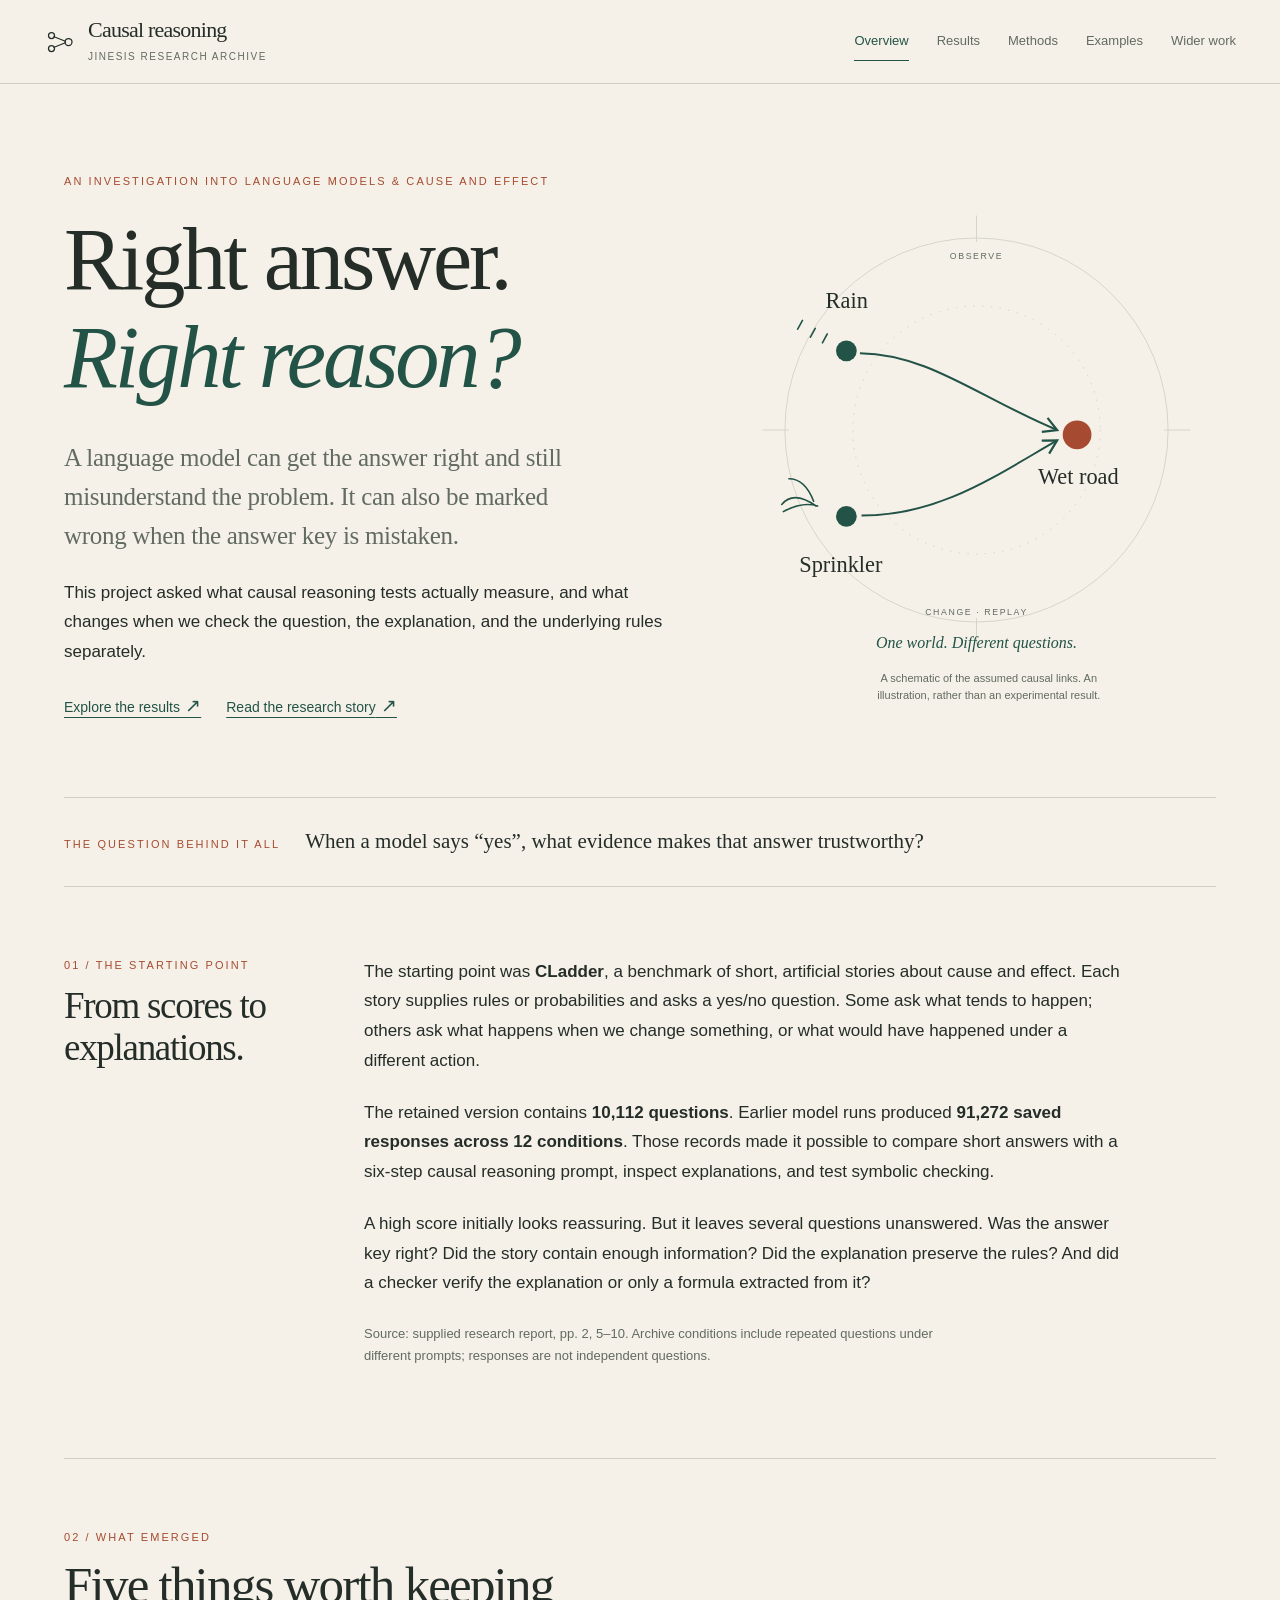
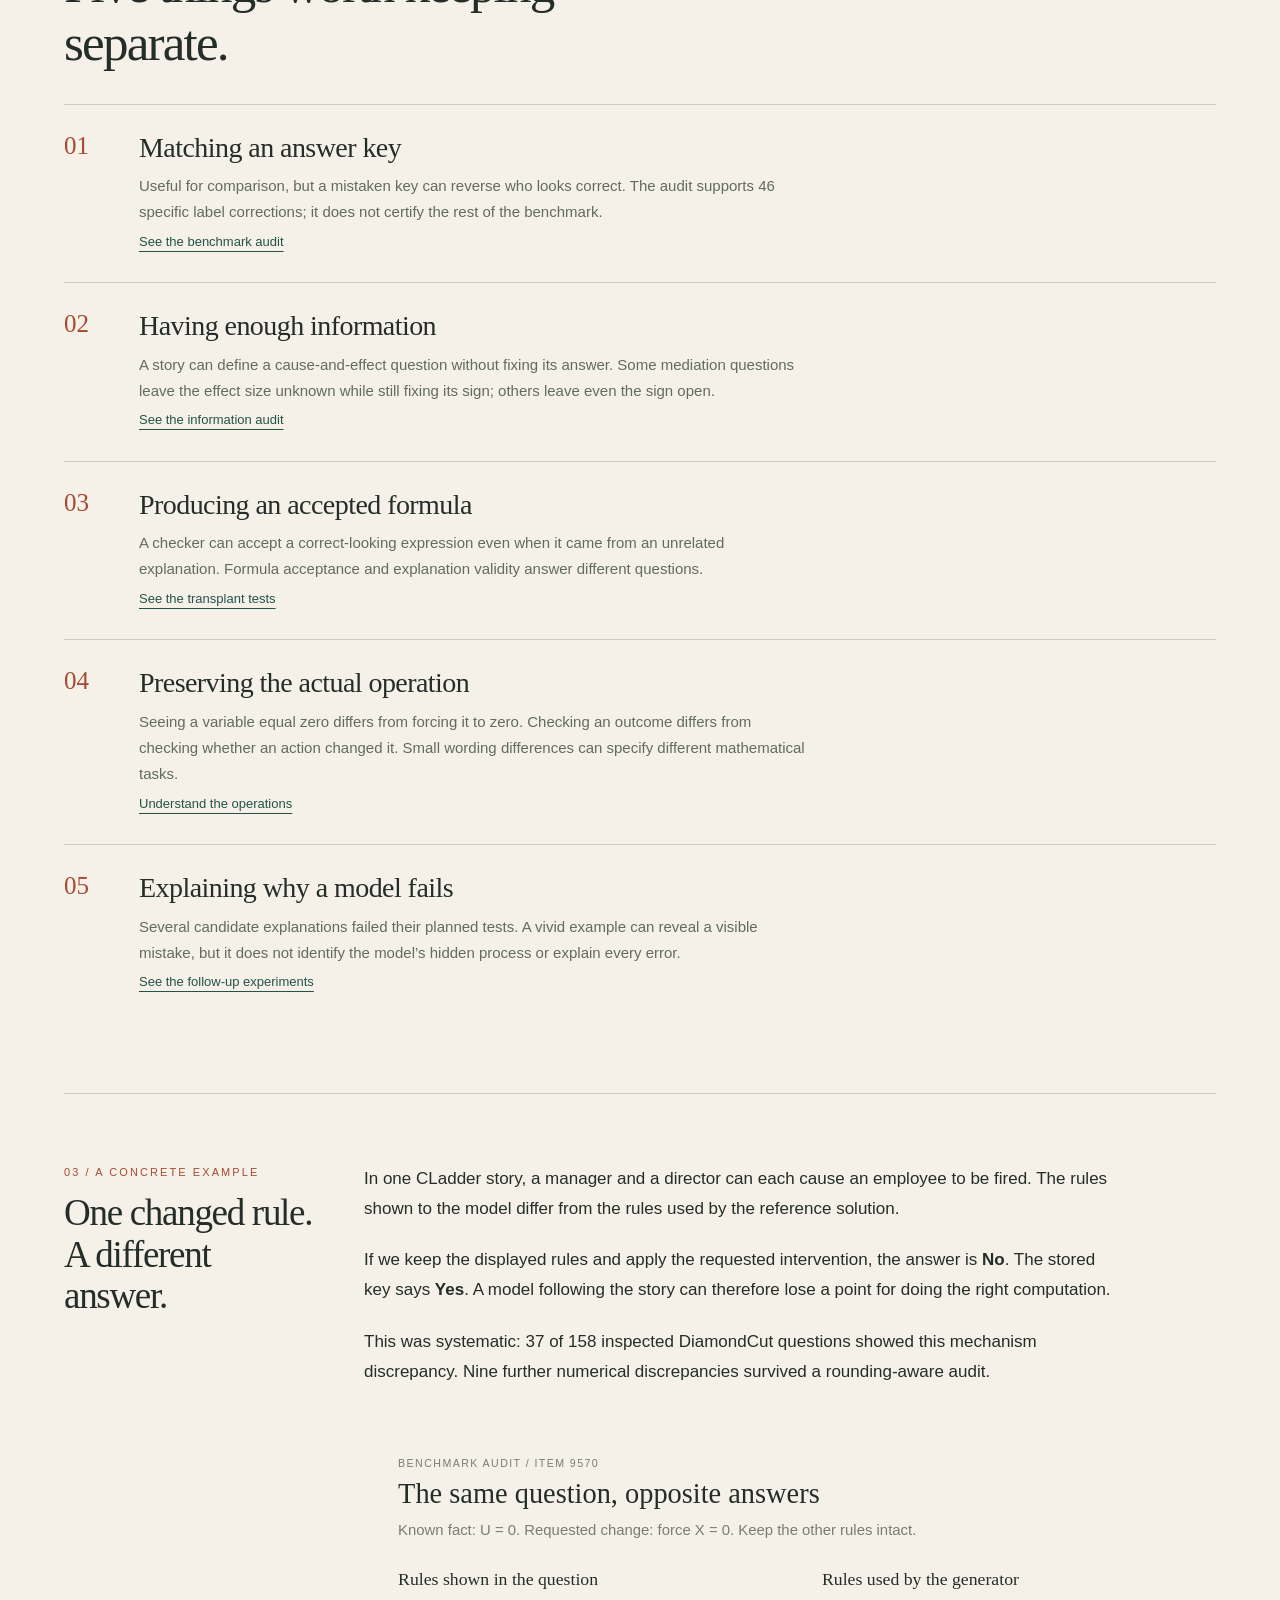
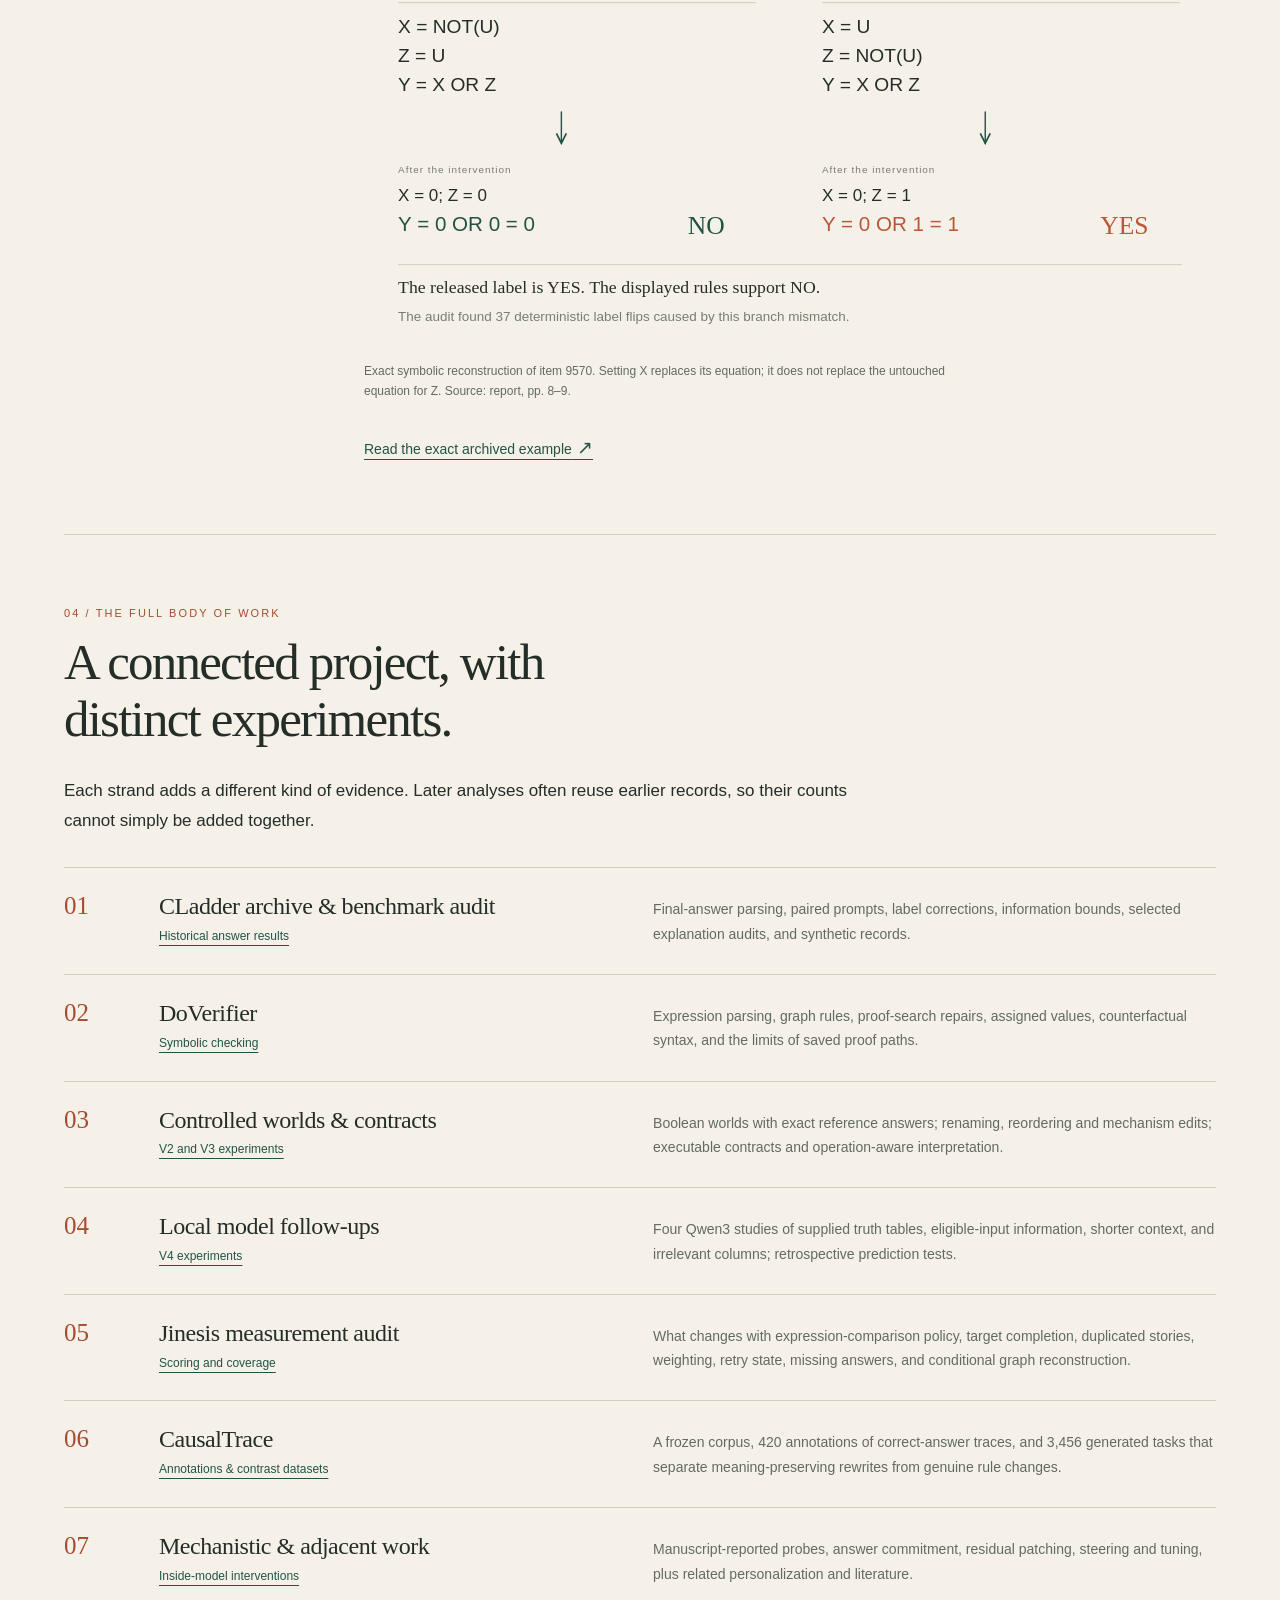
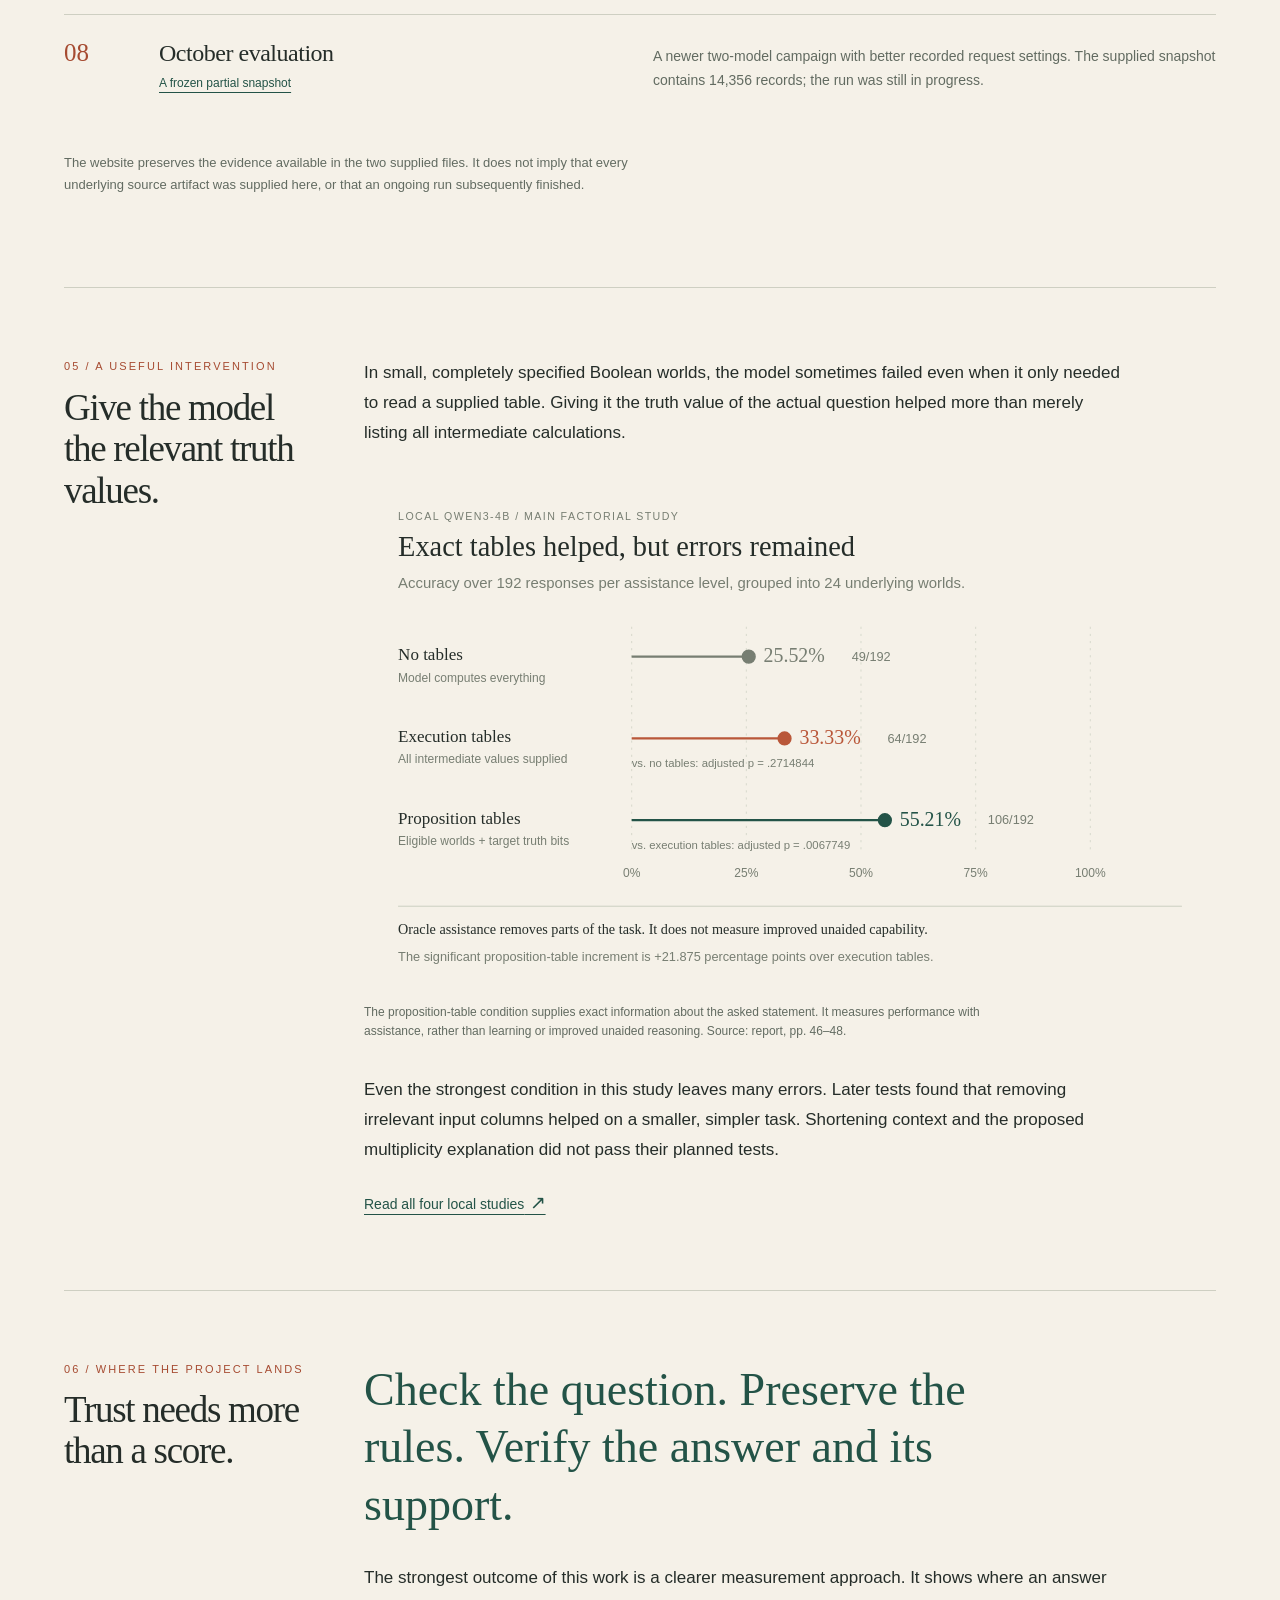
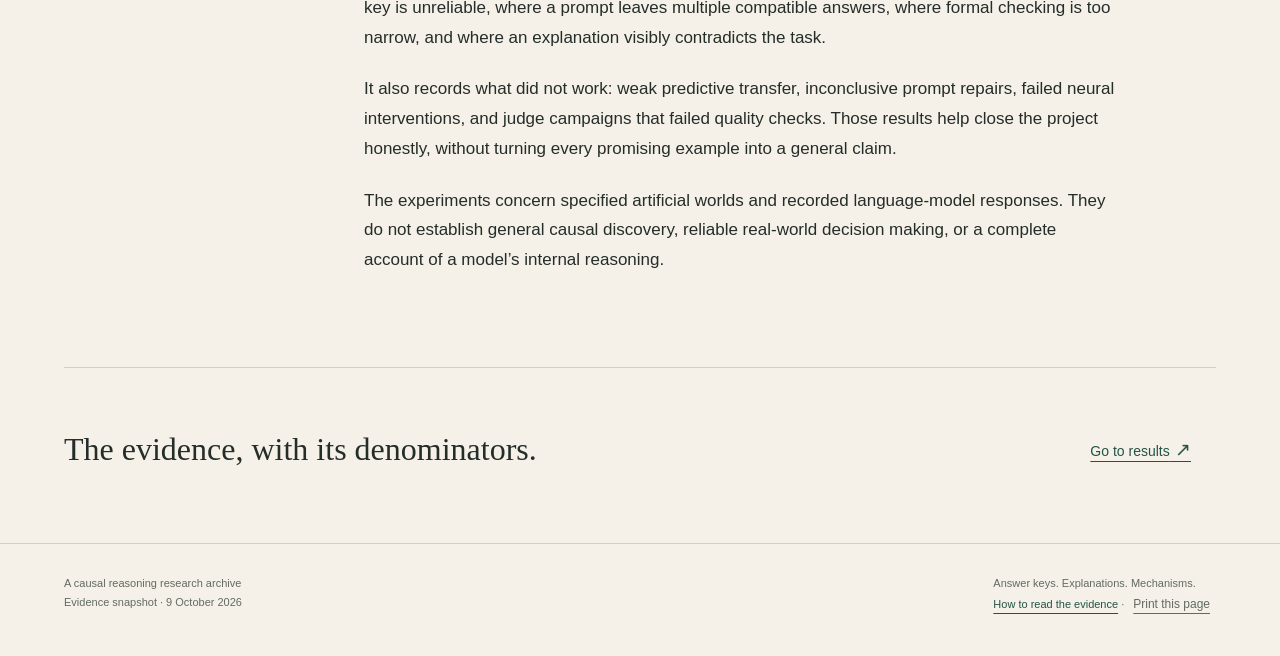
<file: index.html>
<!doctype html>
<html lang="en"><head><meta charset="utf-8"><meta name="viewport" content="width=device-width, initial-scale=1"><title>Right answer. Right reason? · Causal reasoning</title><meta name="description" content="A clear account of causal reasoning experiments, benchmark audits, symbolic checking and controlled model interventions."><meta name="theme-color" content="#f5f1e8"><link rel="icon" href="assets/favicon.svg" type="image/svg+xml"><link rel="stylesheet" href="assets/style.css"><script src="assets/app.js" defer></script></head><body><a class="skip" href="#main">Skip to content</a><header class="site-header"><div class="header-inner"><a class="brand" href="index.html"><svg viewbox="0 0 64 64" aria-hidden="true"><g fill="none" stroke="currentColor" stroke-width="2.5"><path d="M19 21L44 31M19 43L44 33"></path><circle cx="15" cy="19" r="6"></circle><circle cx="15" cy="45" r="6"></circle><circle cx="49" cy="32" r="7"></circle></g></svg><span>Causal reasoning<small>Jinesis research archive</small></span></a><button class="nav-toggle" aria-expanded="false" aria-controls="primary-nav">Menu</button><nav class="primary-nav" id="primary-nav" aria-label="Main navigation"><a href="index.html" aria-current="page">Overview</a><a href="results.html">Results</a><a href="methods.html">Methods</a><a href="examples.html">Examples</a><a href="wider-work.html">Wider work</a></nav></div></header><main class="shell" id="main"><div class="hero hero-grid"><div><div class="eyebrow">An investigation into language models &amp; cause and effect</div><h1>Right answer.<br><em>Right reason?</em></h1><p class="lead">A language model can get the answer right and still misunderstand the problem. It can also be marked wrong when the answer key is mistaken.</p><p>This project asked what causal reasoning tests actually measure, and what changes when we check the question, the explanation, and the underlying rules separately.</p><a class="text-link" href="results.html">Explore the results</a><a class="text-link" href="#story">Read the research story</a></div><figure class="hero-art"><img src="assets/hero-causality.svg" alt="Three levels of causal questions: observing a wet road, switching a sprinkler, and asking what would have happened in the same situation." width="600" height="600"><figcaption>A schematic of the assumed causal links. An illustration, rather than an experimental result.</figcaption></figure></div>
<div class="intro-line"><div class="section-label">The question behind it all</div><p>When a model says “yes”, what evidence makes that answer trustworthy?</p></div>
<section class="chapter split" id="story"><div class="chapter-title"><div class="section-label">01 / The starting point</div><h2>From scores to explanations.</h2></div><div class="split-content"><p>The starting point was <strong>CLadder</strong>, a benchmark of short, artificial stories about cause and effect. Each story supplies rules or probabilities and asks a yes/no question. Some ask what tends to happen; others ask what happens when we change something, or what would have happened under a different action.</p><p>The retained version contains <strong>10,112 questions</strong>. Earlier model runs produced <strong>91,272 saved responses across 12 conditions</strong>. Those records made it possible to compare short answers with a six-step causal reasoning prompt, inspect explanations, and test symbolic checking.</p><p>A high score initially looks reassuring. But it leaves several questions unanswered. Was the answer key right? Did the story contain enough information? Did the explanation preserve the rules? And did a checker verify the explanation or only a formula extracted from it?</p><p class="source-note">Source: supplied research report, pp. 2, 5–10. Archive conditions include repeated questions under different prompts; responses are not independent questions.</p></div></section>
<section class="chapter" id="lessons"><div class="section-label">02 / What emerged</div><h2>Five things worth keeping separate.</h2><div class="findings">
<div class="finding"><div><h3>Matching an answer key</h3><p>Useful for comparison, but a mistaken key can reverse who looks correct. The audit supports 46 specific label corrections; it does not certify the rest of the benchmark.</p><a href="results.html#benchmark-audit">See the benchmark audit</a></div></div>
<div class="finding"><div><h3>Having enough information</h3><p>A story can define a cause-and-effect question without fixing its answer. Some mediation questions leave the effect size unknown while still fixing its sign; others leave even the sign open.</p><a href="results.html#benchmark-audit">See the information audit</a></div></div>
<div class="finding"><div><h3>Producing an accepted formula</h3><p>A checker can accept a correct-looking expression even when it came from an unrelated explanation. Formula acceptance and explanation validity answer different questions.</p><a href="results.html#doverifier">See the transplant tests</a></div></div>
<div class="finding"><div><h3>Preserving the actual operation</h3><p>Seeing a variable equal zero differs from forcing it to zero. Checking an outcome differs from checking whether an action changed it. Small wording differences can specify different mathematical tasks.</p><a href="methods.html#operations">Understand the operations</a></div></div>
<div class="finding"><div><h3>Explaining why a model fails</h3><p>Several candidate explanations failed their planned tests. A vivid example can reveal a visible mistake, but it does not identify the model’s hidden process or explain every error.</p><a href="results.html#local-studies">See the follow-up experiments</a></div></div></div></section>
<section class="chapter split" id="key-example"><div class="chapter-title"><div class="section-label">03 / A concrete example</div><h2>One changed rule. A different answer.</h2></div><div class="split-content"><p>In one CLadder story, a manager and a director can each cause an employee to be fired. The rules shown to the model differ from the rules used by the reference solution.</p><p>If we keep the displayed rules and apply the requested intervention, the answer is <strong>No</strong>. The stored key says <strong>Yes</strong>. A model following the story can therefore lose a point for doing the right computation.</p><p>This was systematic: 37 of 158 inspected DiamondCut questions showed this mechanism discrepancy. Nine further numerical discrepancies survived a rounding-aware audit.</p><figure class="figure-wide"><p class="chart-scroll-hint">Scroll across the figure →</p><div class="diagram-scroll" tabindex="0" role="region" aria-label="Scrollable research figure"><img src="assets/correction.svg" alt="Item 9570: displayed rules preserve Z=U and yield Y=0 after setting X=0; reference rules preserve Z=NOT(U) and yield Y=1." loading="lazy"></div><figcaption>Exact symbolic reconstruction of item 9570. Setting X replaces its equation; it does not replace the untouched equation for Z. Source: report, pp. 8–9.</figcaption></figure><a class="text-link" href="examples.html#pert-4">Read the exact archived example</a></div></section>
<section class="chapter" id="work"><div class="section-label">04 / The full body of work</div><h2>A connected project, with distinct experiments.</h2><p>Each strand adds a different kind of evidence. Later analyses often reuse earlier records, so their counts cannot simply be added together.</p><div class="work-map">
<div class="work-row"><span class="number">01</span><div><h3>CLadder archive &amp; benchmark audit</h3><a href="results.html#archive">Historical answer results</a></div><p>Final-answer parsing, paired prompts, label corrections, information bounds, selected explanation audits, and synthetic records.</p></div>
<div class="work-row"><span class="number">02</span><div><h3>DoVerifier</h3><a href="methods.html#verifier">Symbolic checking</a></div><p>Expression parsing, graph rules, proof-search repairs, assigned values, counterfactual syntax, and the limits of saved proof paths.</p></div>
<div class="work-row"><span class="number">03</span><div><h3>Controlled worlds &amp; contracts</h3><a href="results.html#contracts">V2 and V3 experiments</a></div><p>Boolean worlds with exact reference answers; renaming, reordering and mechanism edits; executable contracts and operation-aware interpretation.</p></div>
<div class="work-row"><span class="number">04</span><div><h3>Local model follow-ups</h3><a href="results.html#local-studies">V4 experiments</a></div><p>Four Qwen3 studies of supplied truth tables, eligible-input information, shorter context, and irrelevant columns; retrospective prediction tests.</p></div>
<div class="work-row"><span class="number">05</span><div><h3>Jinesis measurement audit</h3><a href="results.html#jinesis-scoring">Scoring and coverage</a></div><p>What changes with expression-comparison policy, target completion, duplicated stories, weighting, retry state, missing answers, and conditional graph reconstruction.</p></div>
<div class="work-row"><span class="number">06</span><div><h3>CausalTrace</h3><a href="wider-work.html#causaltrace">Annotations &amp; contrast datasets</a></div><p>A frozen corpus, 420 annotations of correct-answer traces, and 3,456 generated tasks that separate meaning-preserving rewrites from genuine rule changes.</p></div>
<div class="work-row"><span class="number">07</span><div><h3>Mechanistic &amp; adjacent work</h3><a href="wider-work.html#mechanistic">Inside-model interventions</a></div><p>Manuscript-reported probes, answer commitment, residual patching, steering and tuning, plus related personalization and literature.</p></div>
<div class="work-row"><span class="number">08</span><div><h3>October evaluation</h3><a href="results.html#october">A frozen partial snapshot</a></div><p>A newer two-model campaign with better recorded request settings. The supplied snapshot contains 14,356 records; the run was still in progress.</p></div></div><p class="source-note">The website preserves the evidence available in the two supplied files. It does not imply that every underlying source artifact was supplied here, or that an ongoing run subsequently finished.</p></section>
<section class="chapter split" id="assistance"><div class="chapter-title"><div class="section-label">05 / A useful intervention</div><h2>Give the model the relevant truth values.</h2></div><div class="split-content"><p>In small, completely specified Boolean worlds, the model sometimes failed even when it only needed to read a supplied table. Giving it the truth value of the actual question helped more than merely listing all intermediate calculations.</p><figure><p class="chart-scroll-hint">Scroll across the figure →</p><div class="diagram-scroll" tabindex="0" role="region" aria-label="Scrollable research figure"><img src="assets/assistance.svg" alt="Qwen3 study: raw problems 49 of 192 correct, execution tables 64 of 192, proposition tables 106 of 192." loading="lazy"></div><figcaption>The proposition-table condition supplies exact information about the asked statement. It measures performance with assistance, rather than learning or improved unaided reasoning. Source: report, pp. 46–48.</figcaption></figure><p>Even the strongest condition in this study leaves many errors. Later tests found that removing irrelevant input columns helped on a smaller, simpler task. Shortening context and the proposed multiplicity explanation did not pass their planned tests.</p><a class="text-link" href="results.html#local-studies">Read all four local studies</a></div></section>
<section class="chapter split" id="takeaway"><div class="chapter-title"><div class="section-label">06 / Where the project lands</div><h2>Trust needs more than a score.</h2></div><div class="split-content"><p class="big-statement">Check the question. Preserve the rules. Verify the answer and its support.</p><p>The strongest outcome of this work is a clearer measurement approach. It shows where an answer key is unreliable, where a prompt leaves multiple compatible answers, where formal checking is too narrow, and where an explanation visibly contradicts the task.</p><p>It also records what did not work: weak predictive transfer, inconclusive prompt repairs, failed neural interventions, and judge campaigns that failed quality checks. Those results help close the project honestly, without turning every promising example into a general claim.</p><p>The experiments concern specified artificial worlds and recorded language-model responses. They do not establish general causal discovery, reliable real-world decision making, or a complete account of a model’s internal reasoning.</p></div></section><div class="next-page"><p>The evidence, with its denominators.</p><a class="text-link" href="results.html">Go to results</a></div></main><footer class="site-footer"><div class="shell footer-inner"><p>A causal reasoning research archive<br>Evidence snapshot · 9 October 2026</p><p>Answer keys. Explanations. Mechanisms.<br><a href="methods.html#evidence">How to read the evidence</a> · <button class="print-link" data-print>Print this page</button></p></div></footer></body></html>
</file>
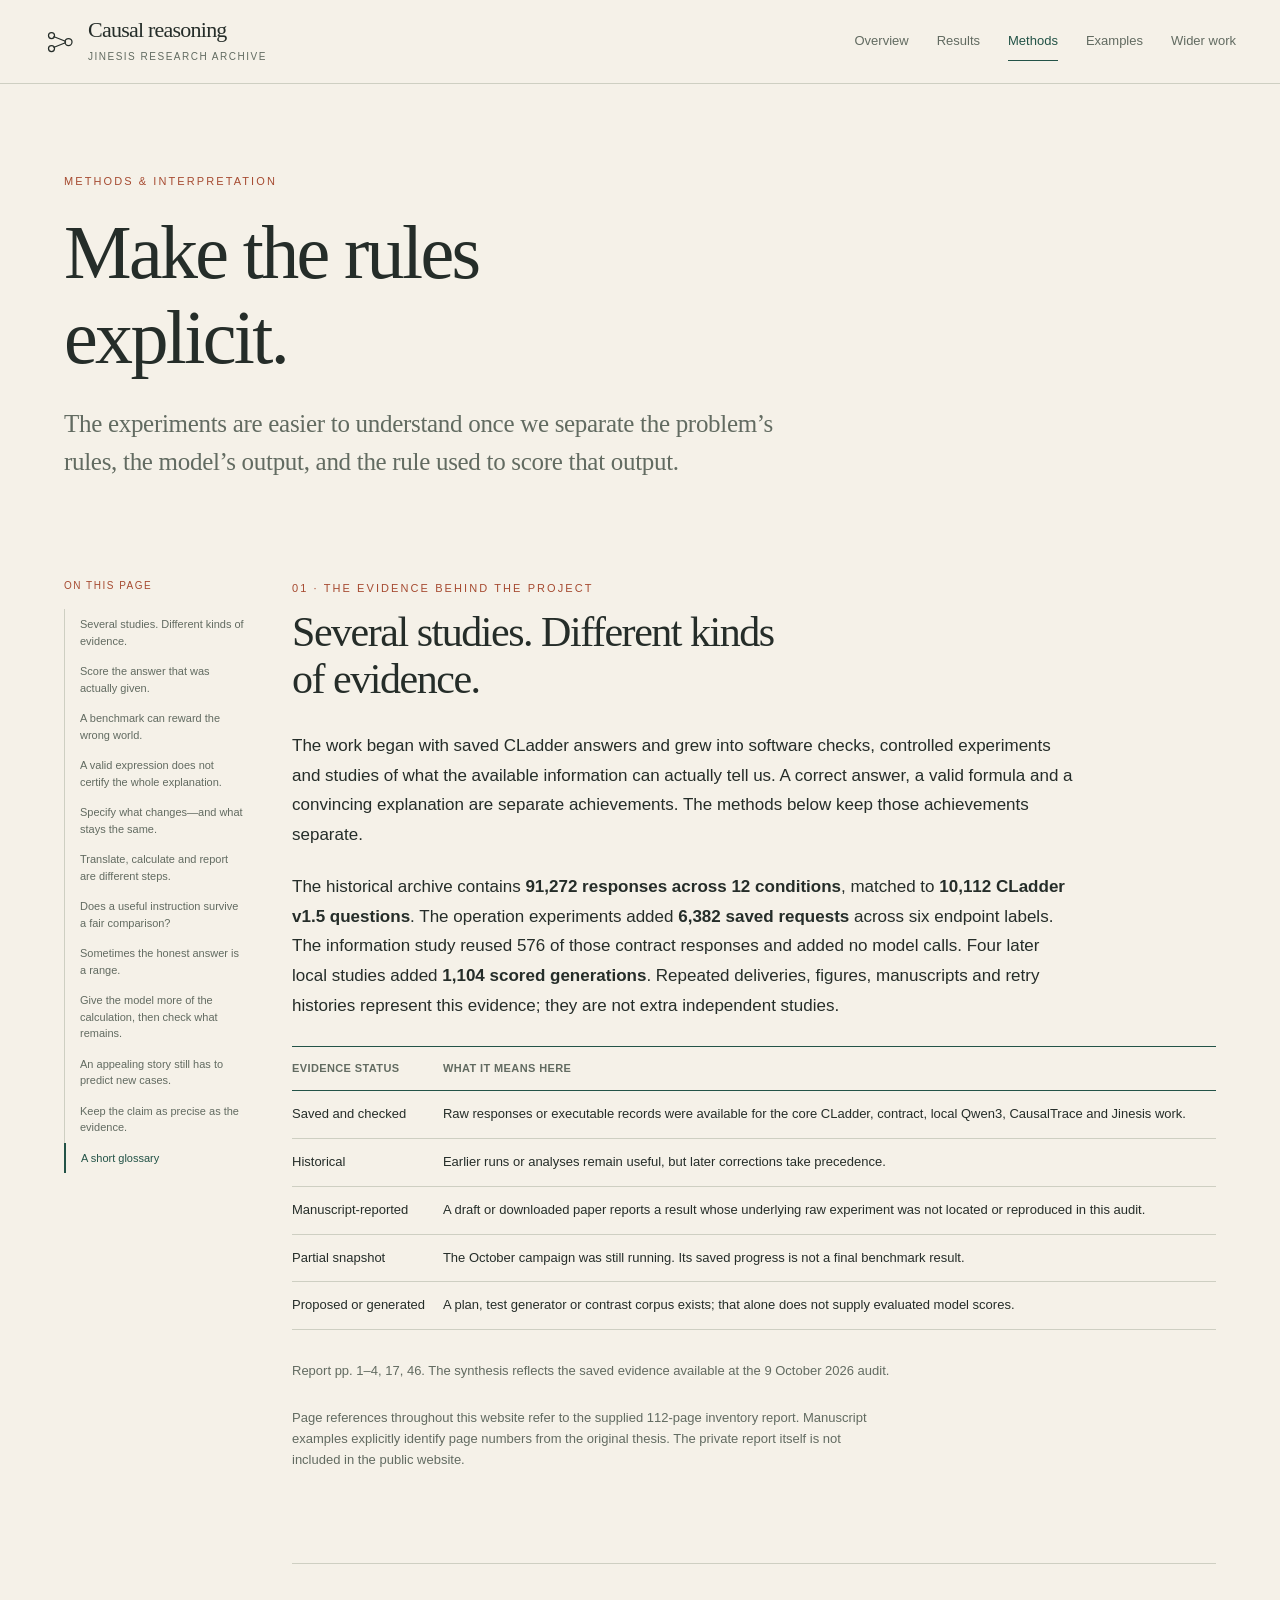
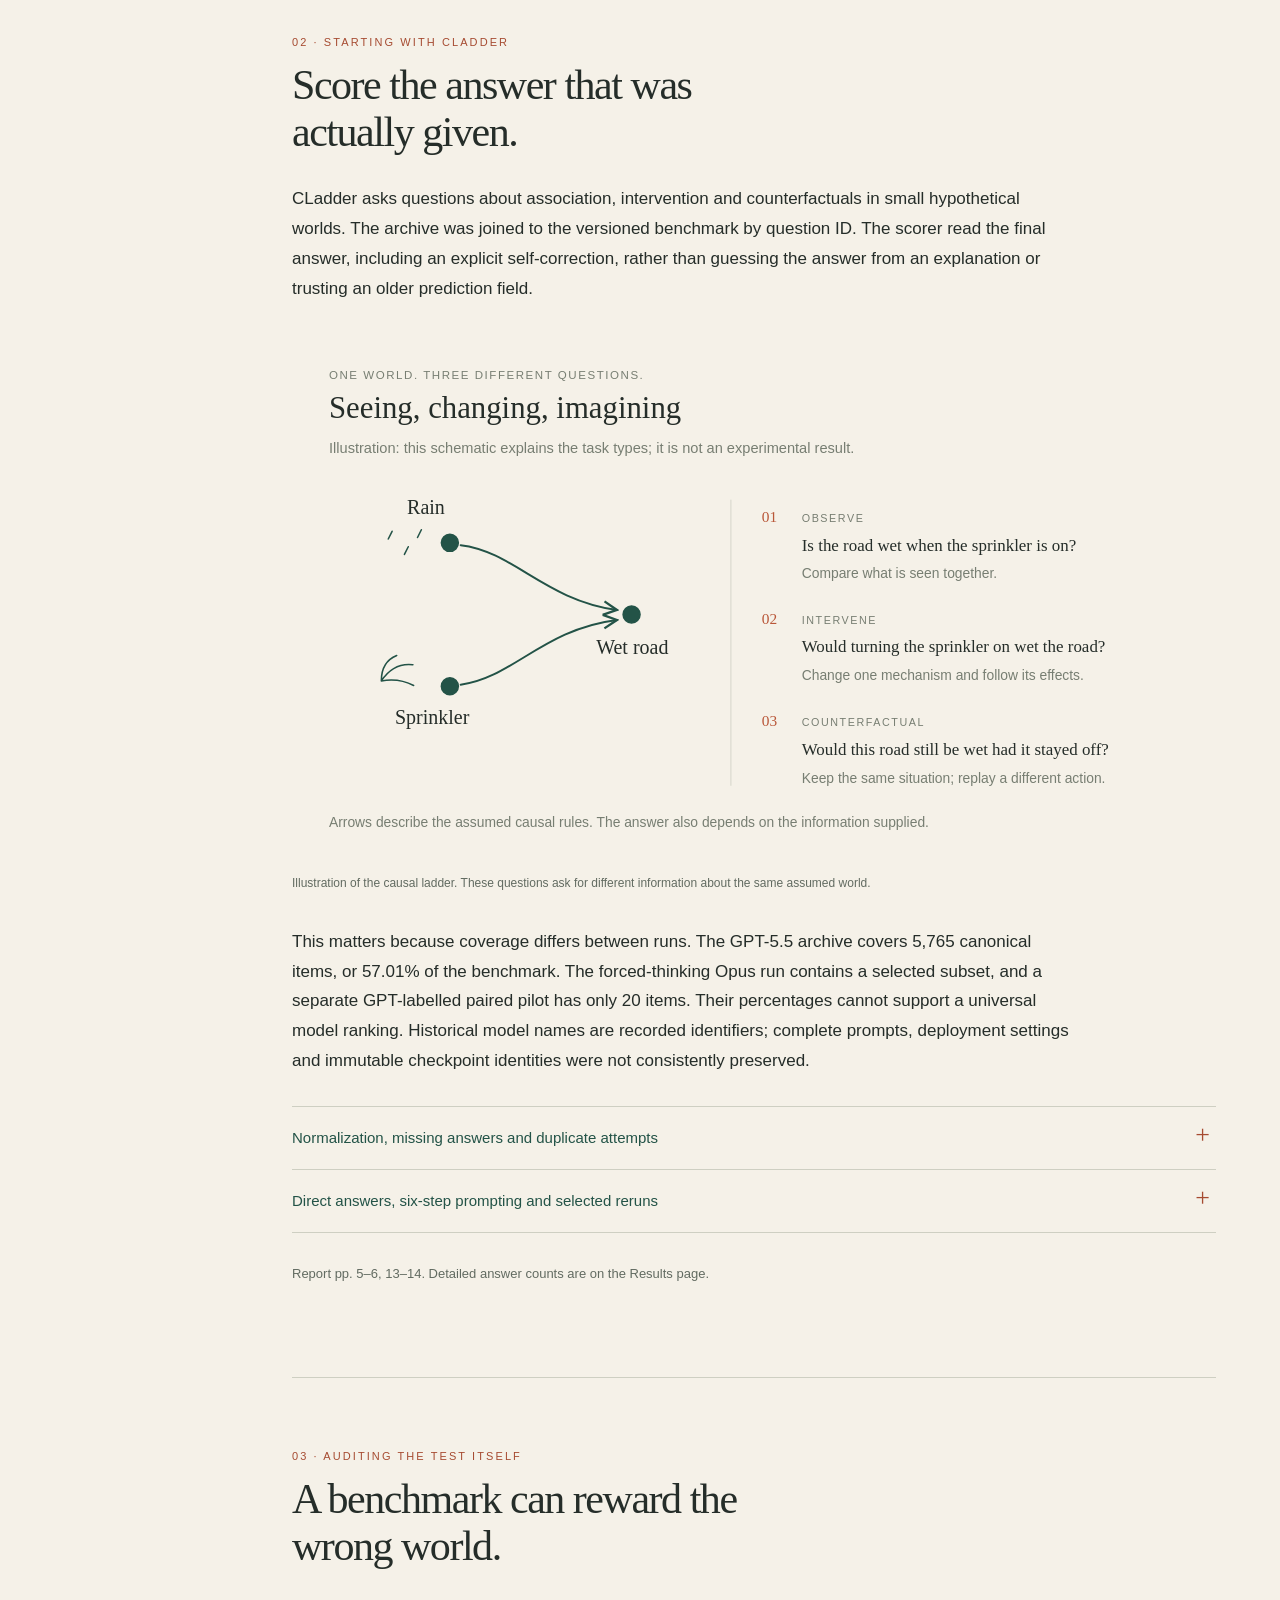
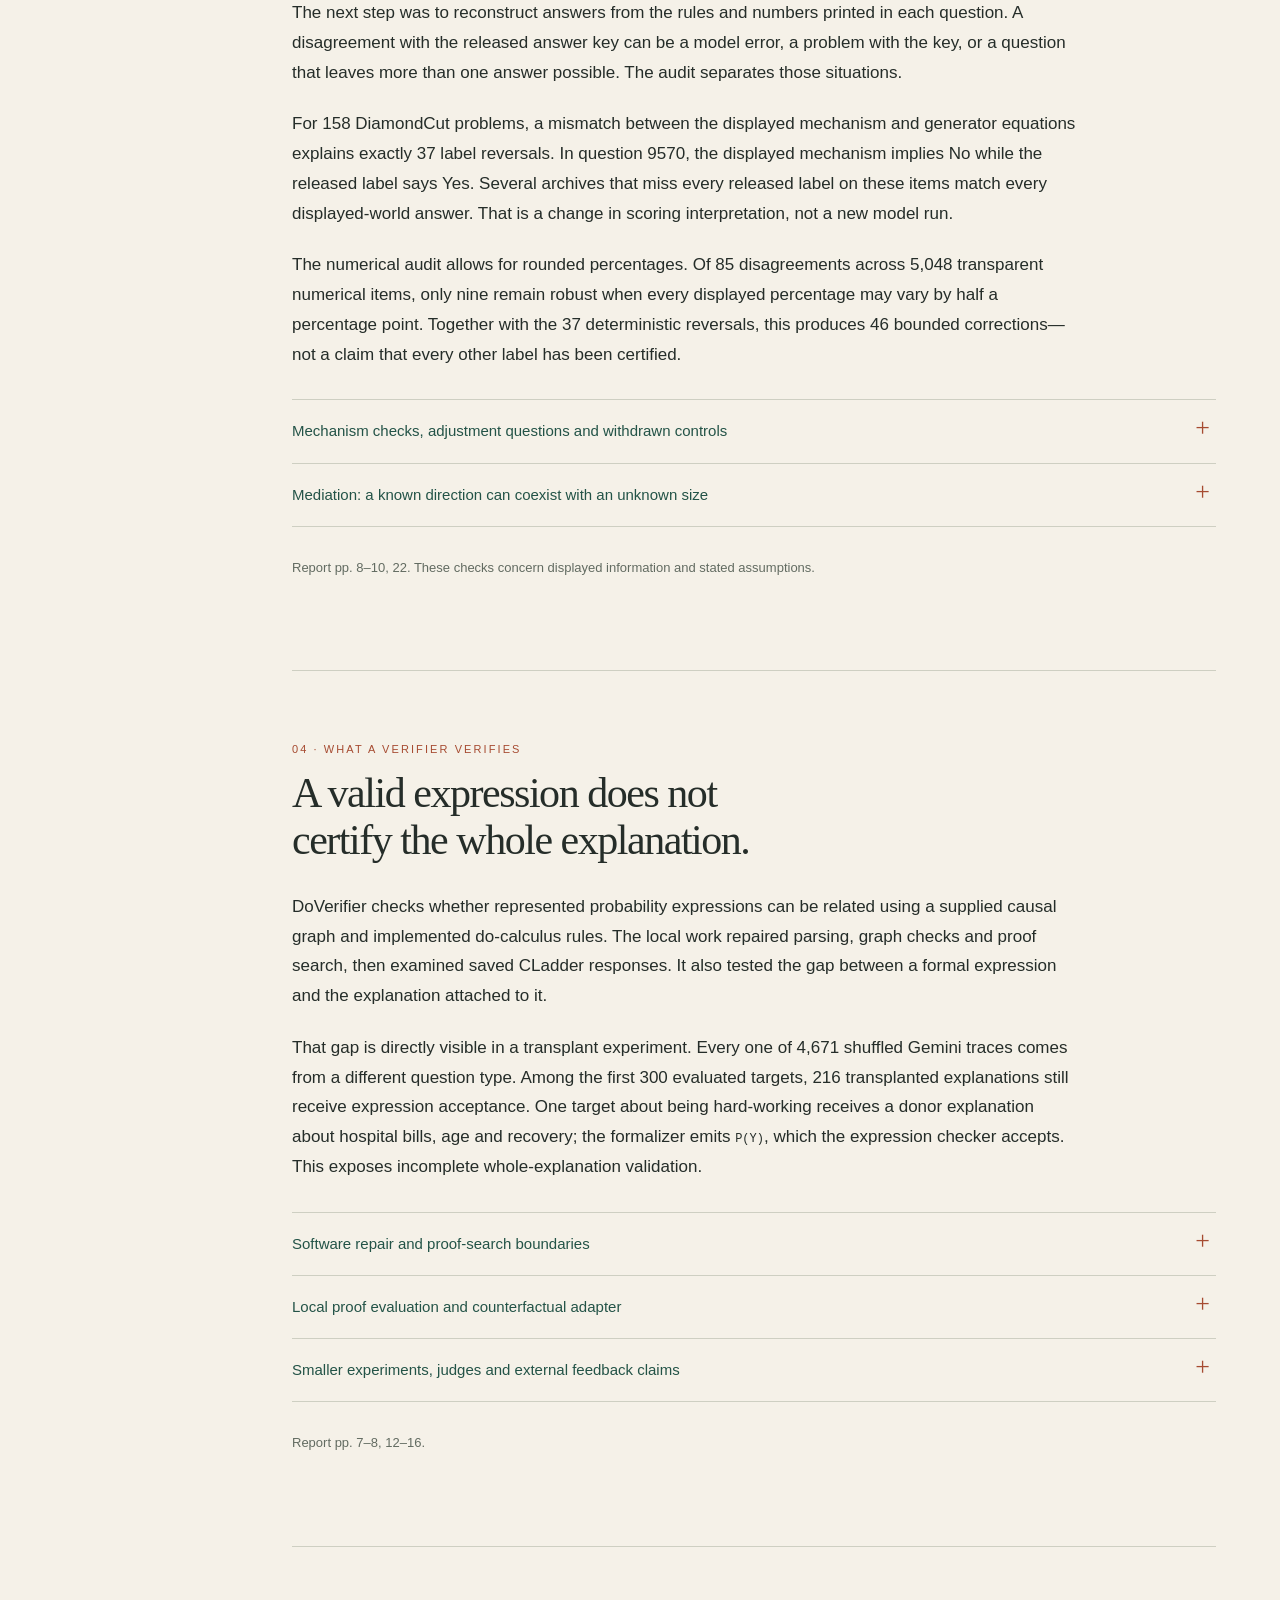
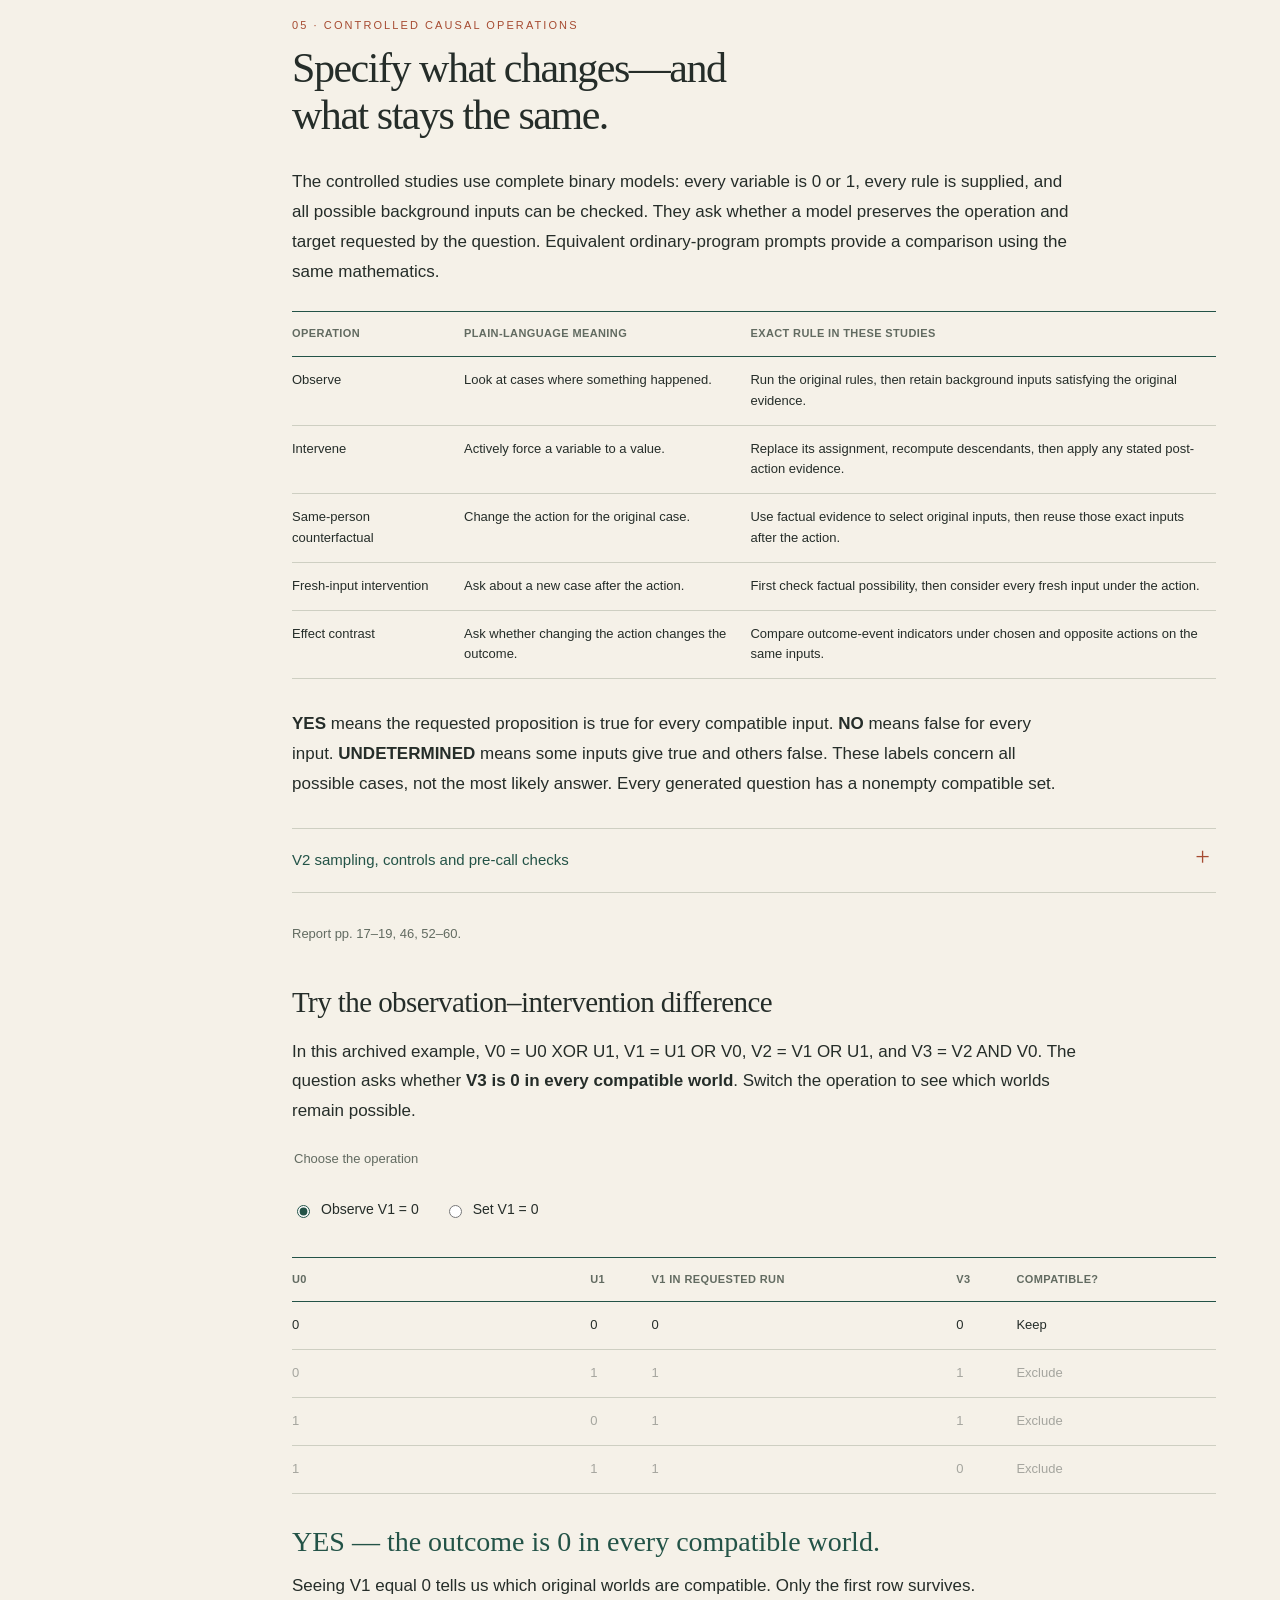
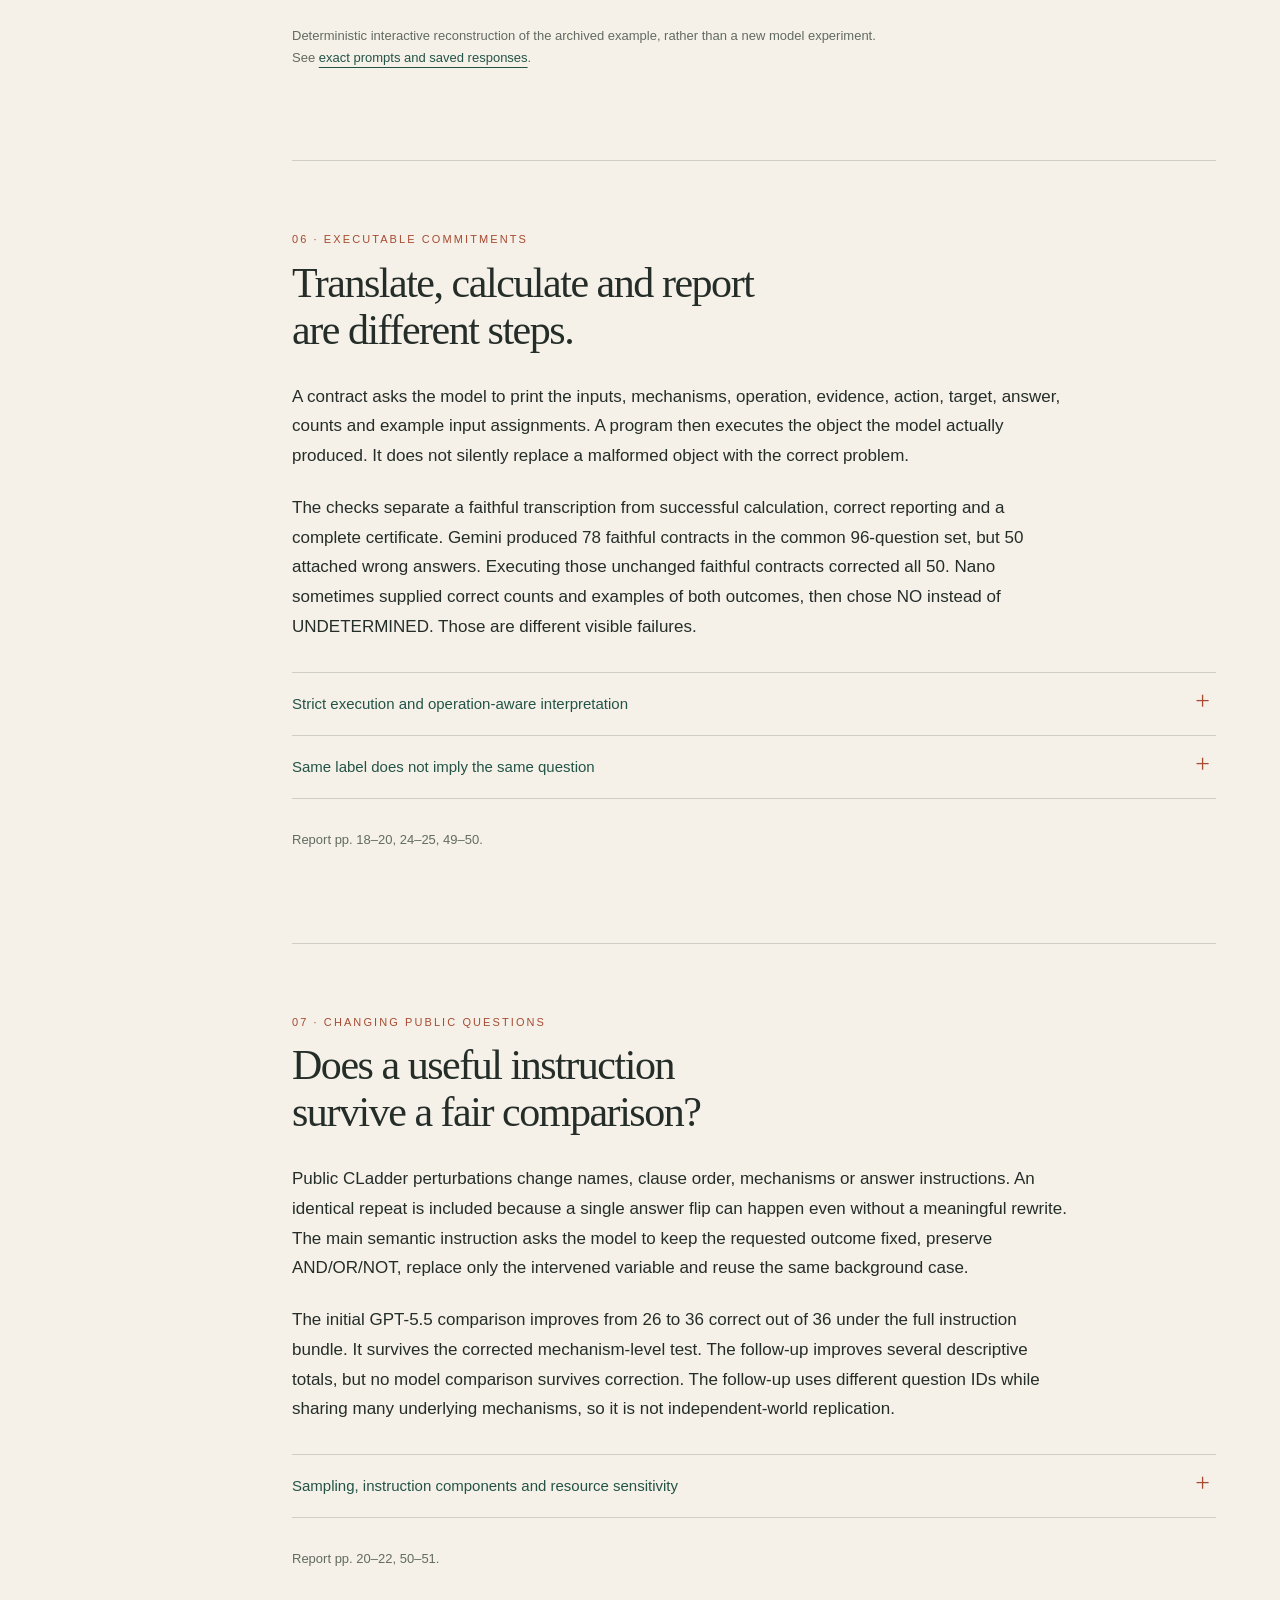
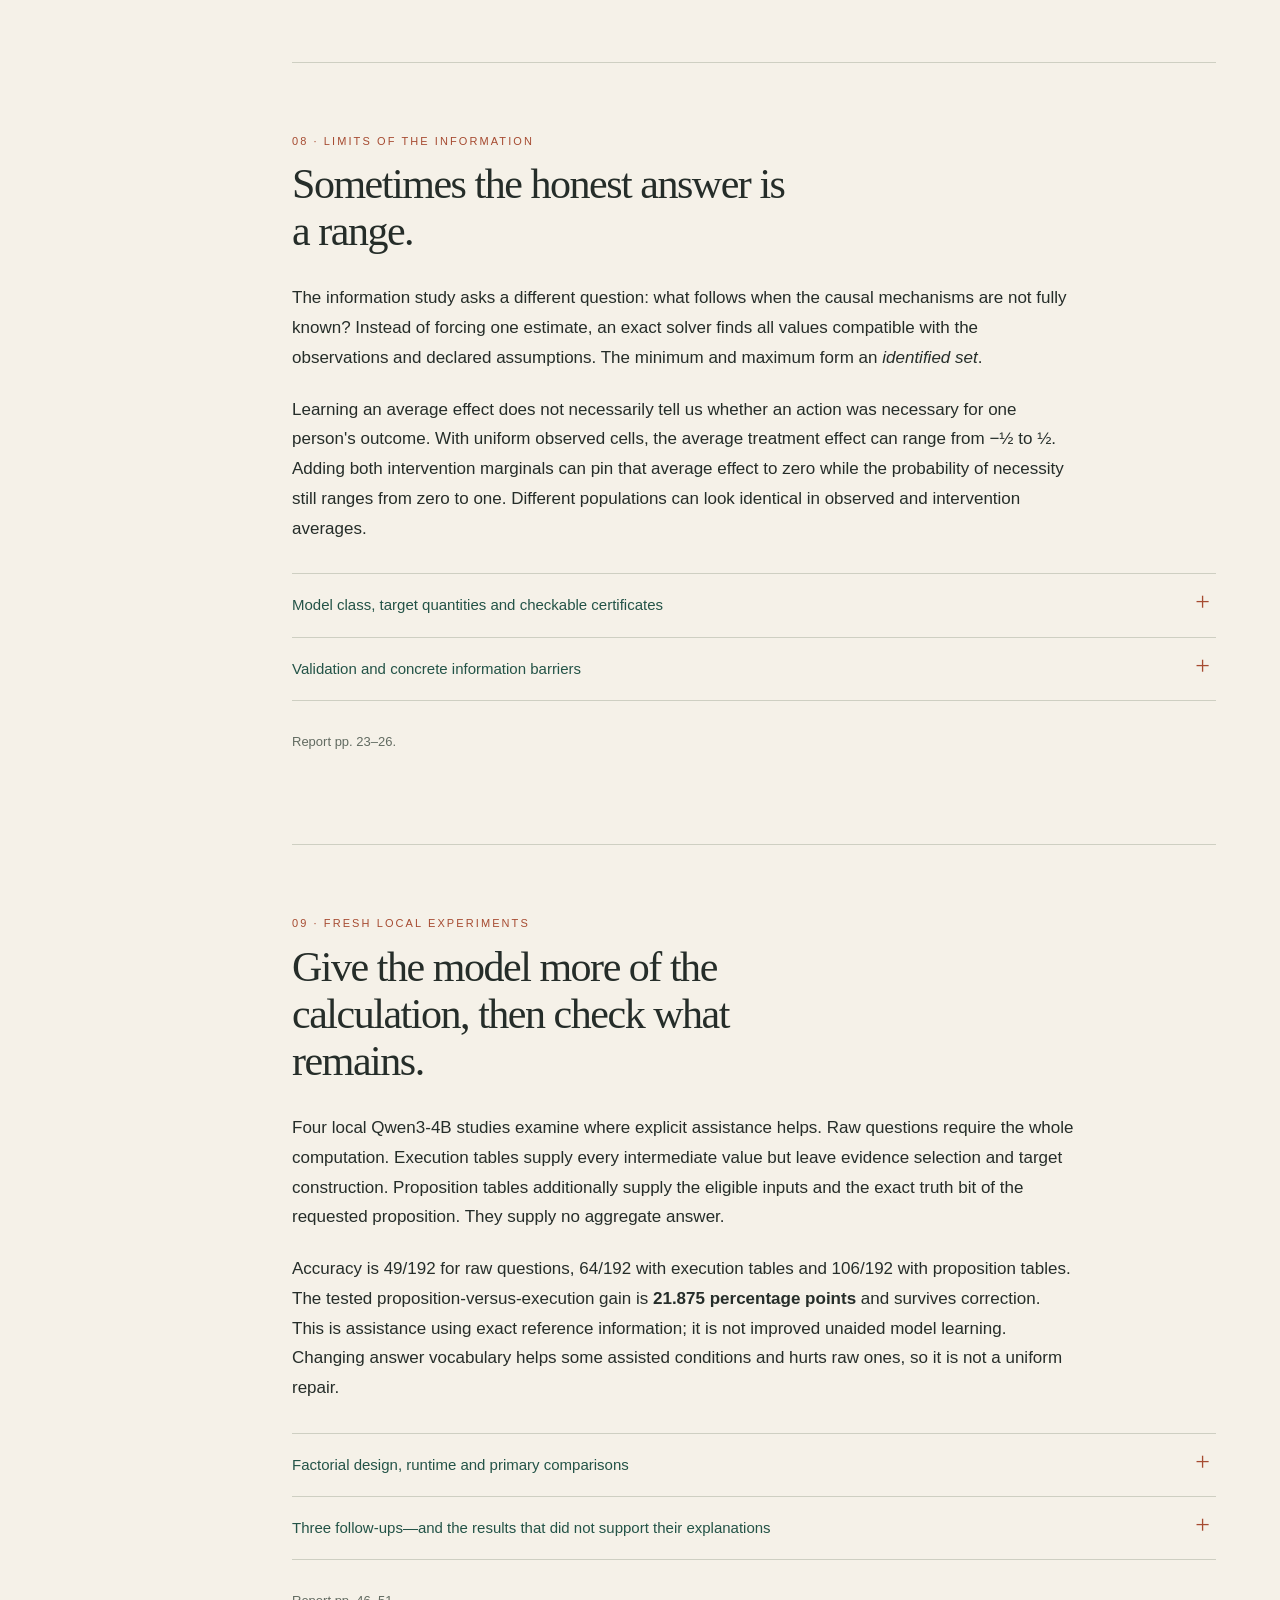
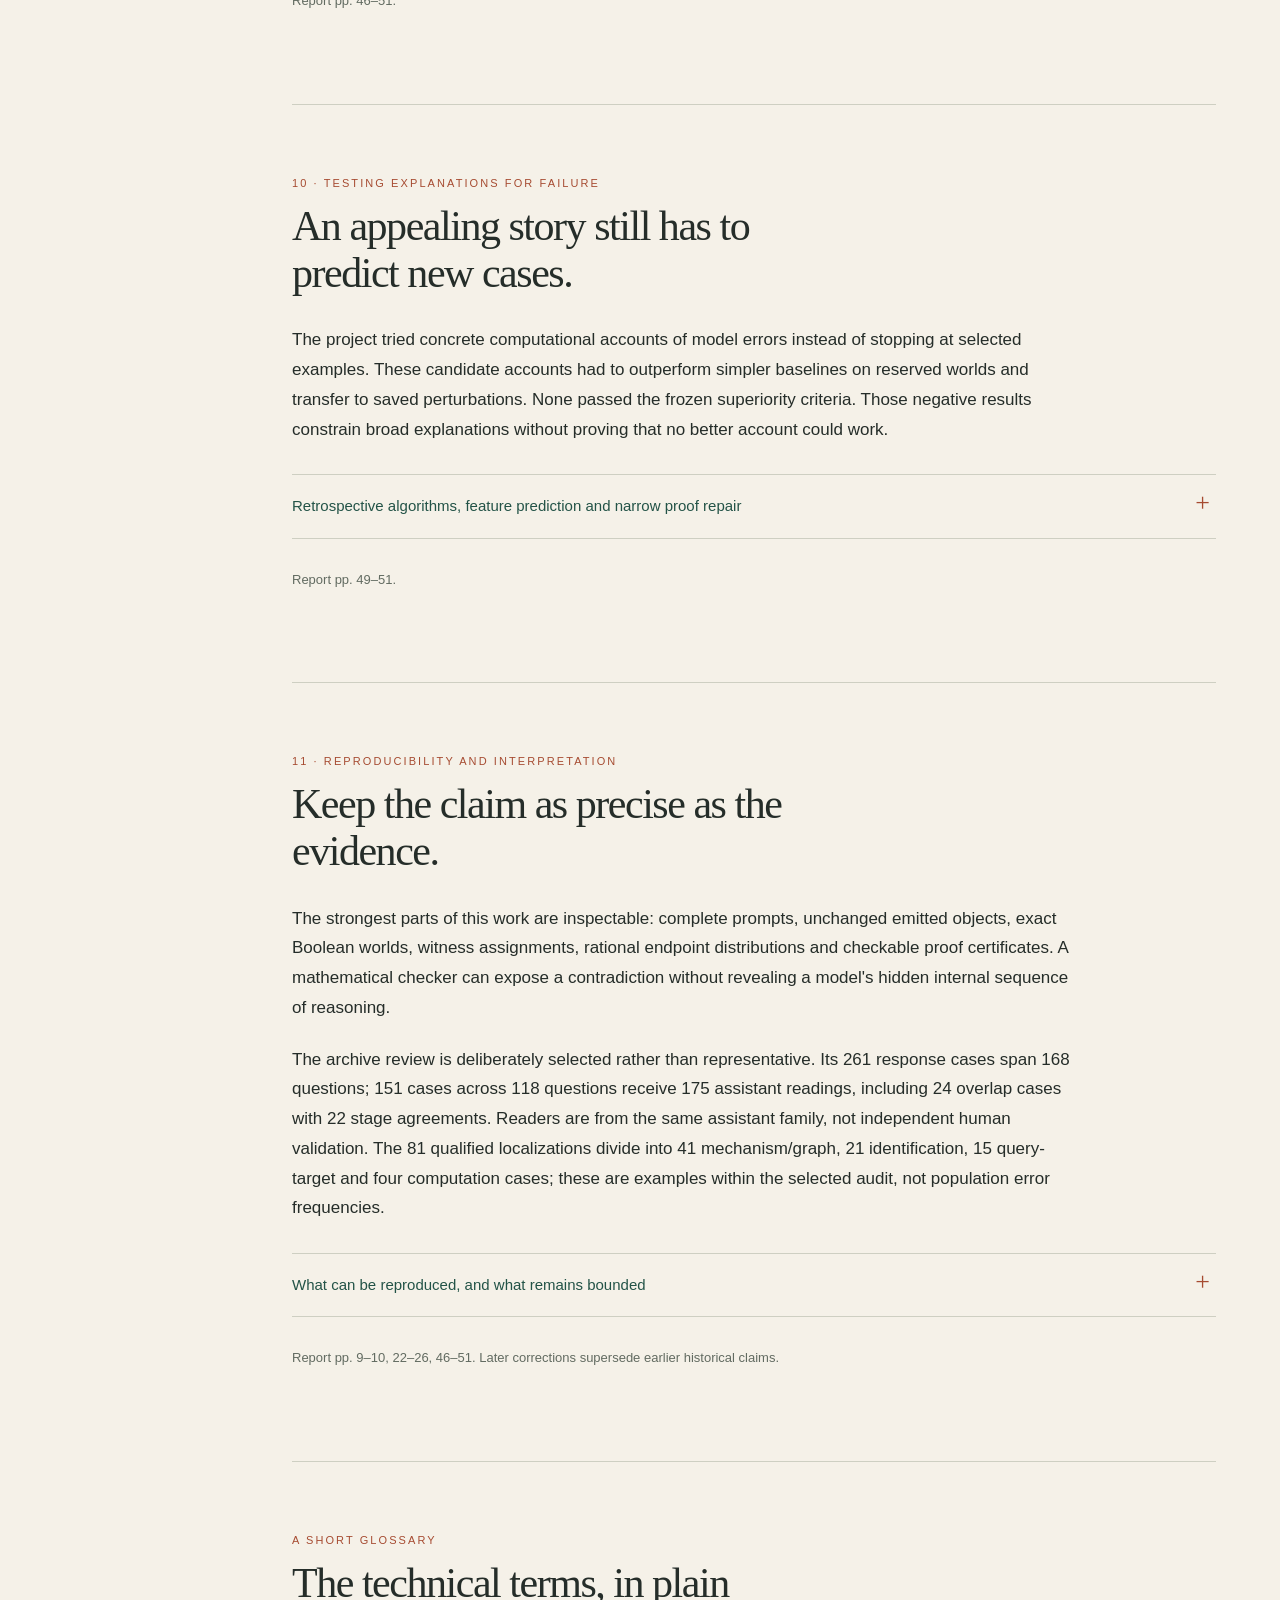
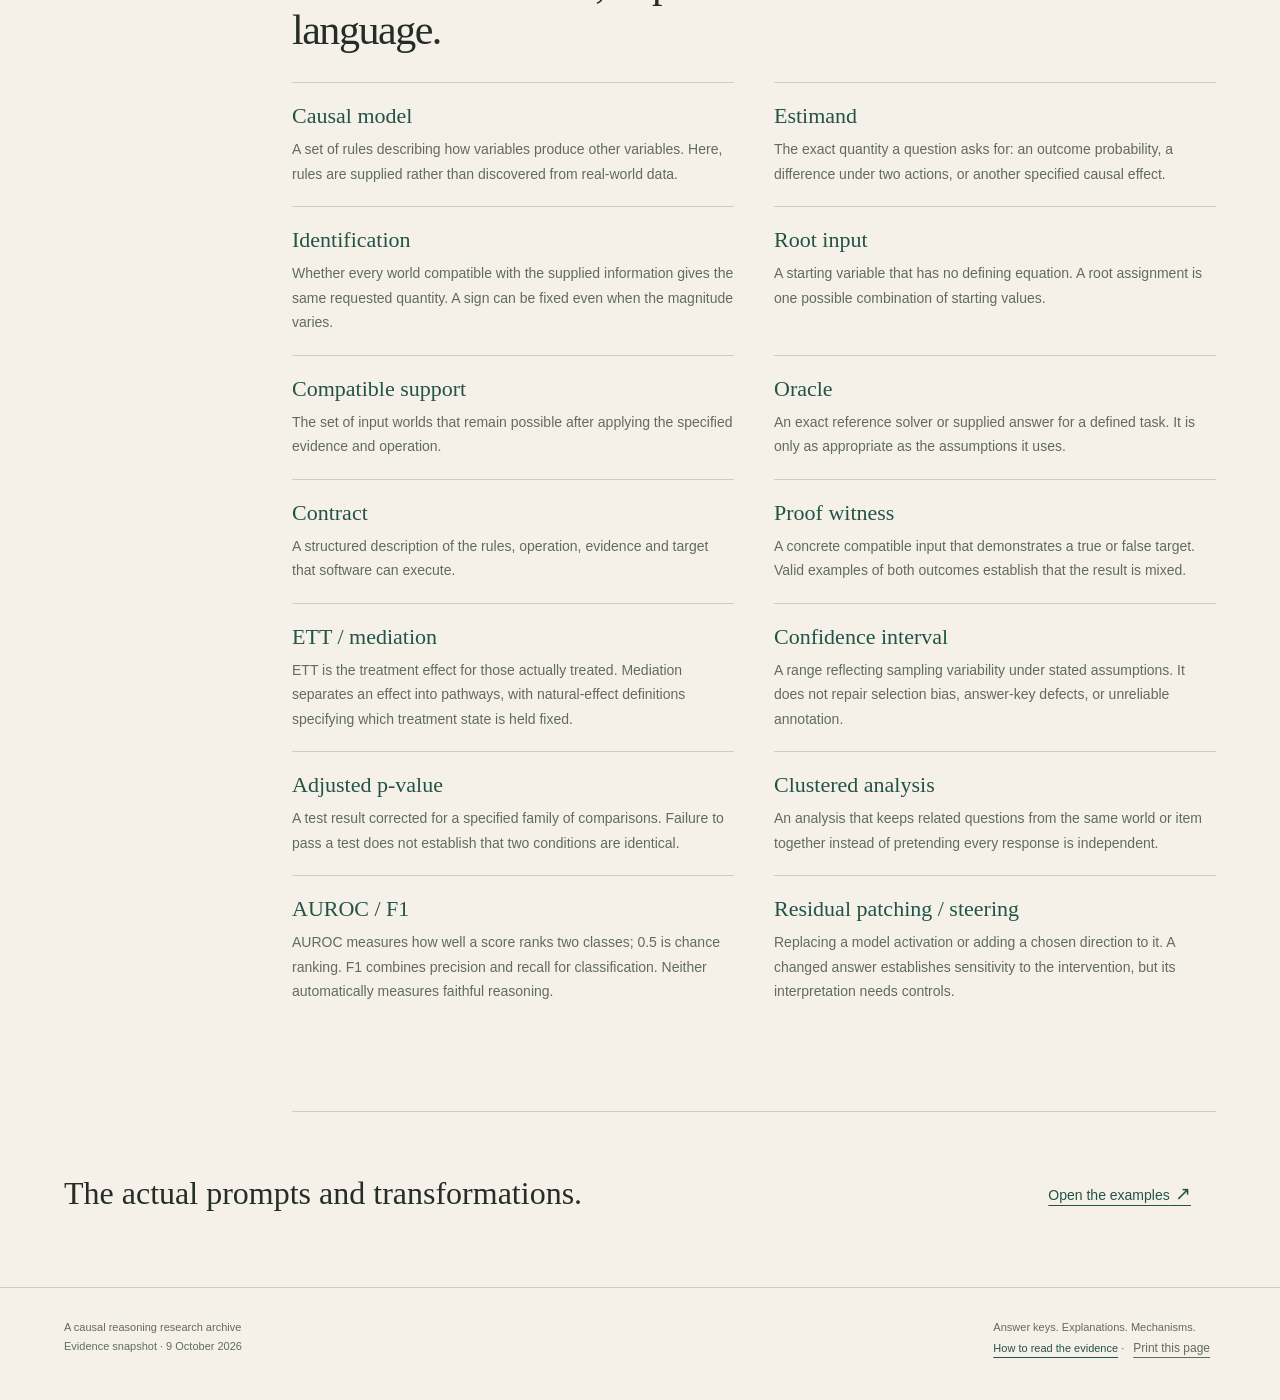
<file: methods.html>
<!doctype html>
<html lang="en"><head><meta charset="utf-8"><meta name="viewport" content="width=device-width, initial-scale=1"><title>How the work was done · Causal reasoning</title><meta name="description" content="Plain-language methods for causal operators, Boolean worlds, symbolic verification, contracts and statistical checks."><meta name="theme-color" content="#f5f1e8"><link rel="icon" href="assets/favicon.svg" type="image/svg+xml"><link rel="stylesheet" href="assets/style.css"><script src="assets/app.js" defer></script></head><body><a class="skip" href="#main">Skip to content</a><header class="site-header"><div class="header-inner"><a class="brand" href="index.html"><svg viewbox="0 0 64 64" aria-hidden="true"><g fill="none" stroke="currentColor" stroke-width="2.5"><path d="M19 21L44 31M19 43L44 33"></path><circle cx="15" cy="19" r="6"></circle><circle cx="15" cy="45" r="6"></circle><circle cx="49" cy="32" r="7"></circle></g></svg><span>Causal reasoning<small>Jinesis research archive</small></span></a><button class="nav-toggle" aria-expanded="false" aria-controls="primary-nav">Menu</button><nav class="primary-nav" id="primary-nav" aria-label="Main navigation"><a href="index.html">Overview</a><a href="results.html">Results</a><a href="methods.html" aria-current="page">Methods</a><a href="examples.html">Examples</a><a href="wider-work.html">Wider work</a></nav></div></header><main class="shell" id="main"><div class="hero hero-small"><div class="eyebrow">Methods &amp; interpretation</div><h1>Make the rules explicit.</h1><p class="lead">The experiments are easier to understand once we separate the problem’s rules, the model’s output, and the rule used to score that output.</p></div><div class="article-grid"><aside class="page-rail" aria-label="On this page"><span>On this page</span><a href="#evidence">Several studies. Different kinds of evidence.</a><a href="#archive-method">Score the answer that was actually given.</a><a href="#question-audit">A benchmark can reward the wrong world.</a><a href="#verifier">A valid expression does not certify the whole explanation.</a><a href="#operations">Specify what changes—and what stays the same.</a><a href="#contracts">Translate, calculate and report are different steps.</a><a href="#public-perturbations">Does a useful instruction survive a fair comparison?</a><a href="#identified-sets">Sometimes the honest answer is a range.</a><a href="#local-study">Give the model more of the calculation, then check what remains.</a><a href="#failed-explanations">An appealing story still has to predict new cases.</a><a href="#limits">Keep the claim as precise as the evidence.</a><a href="#glossary">A short glossary</a></aside><div class="article-body"><section class="chapter" id="evidence">
  <div class="section-label">01 · The evidence behind the project</div>
  <h2>Several studies. Different kinds of evidence.</h2>
  <p>The work began with saved CLadder answers and grew into software checks, controlled experiments and studies of what the available information can actually tell us. A correct answer, a valid formula and a convincing explanation are separate achievements. The methods below keep those achievements separate.</p>
  <p>The historical archive contains <strong>91,272 responses across 12 conditions</strong>, matched to <strong>10,112 CLadder v1.5 questions</strong>. The operation experiments added <strong>6,382 saved requests</strong> across six endpoint labels. The information study reused 576 of those contract responses and added no model calls. Four later local studies added <strong>1,104 scored generations</strong>. Repeated deliveries, figures, manuscripts and retry histories represent this evidence; they are not extra independent studies.</p>
  <div class="table-scroll"><table>
    <thead><tr><th>Evidence status</th><th>What it means here</th></tr></thead>
    <tbody>
      <tr><td>Saved and checked</td><td>Raw responses or executable records were available for the core CLadder, contract, local Qwen3, CausalTrace and Jinesis work.</td></tr>
      <tr><td>Historical</td><td>Earlier runs or analyses remain useful, but later corrections take precedence.</td></tr>
      <tr><td>Manuscript-reported</td><td>A draft or downloaded paper reports a result whose underlying raw experiment was not located or reproduced in this audit.</td></tr>
      <tr><td>Partial snapshot</td><td>The October campaign was still running. Its saved progress is not a final benchmark result.</td></tr>
      <tr><td>Proposed or generated</td><td>A plan, test generator or contrast corpus exists; that alone does not supply evaluated model scores.</td></tr>
    </tbody>
  </table></div>
  <p class="source-ref">Report pp. 1–4, 17, 46. The synthesis reflects the saved evidence available at the 9 October 2026 audit.</p>
<p class="source-note">Page references throughout this website refer to the supplied 112-page inventory report. Manuscript examples explicitly identify page numbers from the original thesis. The private report itself is not included in the public website.</p></section>

<section class="chapter" id="archive-method">
  <div class="section-label">02 · Starting with CLadder</div>
  <h2>Score the answer that was actually given.</h2>
  <p>CLadder asks questions about association, intervention and counterfactuals in small hypothetical worlds. The archive was joined to the versioned benchmark by question ID. The scorer read the final answer, including an explicit self-correction, rather than guessing the answer from an explanation or trusting an older prediction field.</p>
  <figure><p class="chart-scroll-hint">Scroll across the figure →</p><div class="diagram-scroll" tabindex="0" role="region" aria-label="Scrollable explanation of the causal ladder"><img src="assets/ladder.svg" alt="Observation, intervention and same-situation counterfactuals illustrated with rain, a sprinkler and a wet road." loading="lazy"></div><figcaption>Illustration of the causal ladder. These questions ask for different information about the same assumed world.</figcaption></figure><p>This matters because coverage differs between runs. The GPT-5.5 archive covers 5,765 canonical items, or 57.01% of the benchmark. The forced-thinking Opus run contains a selected subset, and a separate GPT-labelled paired pilot has only 20 items. Their percentages cannot support a universal model ranking. Historical model names are recorded identifiers; complete prompts, deployment settings and immutable checkpoint identities were not consistently preserved.</p>
  <details><summary>Normalization, missing answers and duplicate attempts</summary>
    <p>The source is CLadder v1.5, pinned to dataset revision <code>18d684e444ed07cc57ae0f3a91ee983a79b8119a</code>, with a separately pinned generator snapshot. Normalized records retain original and extracted answers, final text, available reasoning and exclusion flags.</p>
    <p>There are 27 disagreements with stored prediction fields: two Sonnet self-corrections, 20 OpenRouter direct responses that visibly start Yes despite a stored No, and five truncated OpenRouter CausalCoT responses without a final answer. All 449 unparsed records—443 empty and six nonempty—count as incorrect in the all-record score. Parsed-only rates are diagnostic alternatives.</p>
    <p>Final paired files contain one record per item and condition. Append-only raw histories contain additional attempts: Kimi has 20,264 rows for 20,224 final keys, OpenRouter 21,166 for 20,224, and the GPT pilot 80 for 40. Those attempts are not additional questions. Byte-identical copies and delivery packages also do not enlarge the sample. An empty Fable-labelled file has no observed performance; its stored 0.0 is not measured zero accuracy.</p>
    <p>A separate GPT-labelled synthetic collection contains 9,881 noncanonical structured items: 3,200 association, 3,010 intervention and 3,671 counterfactual. It records 9,176 correct answers, approximately 92.87%, but its generation provenance and prompt equivalence are not authenticated by those rows alone.</p>
  </details>
  <details><summary>Direct answers, six-step prompting and selected reruns</summary>
    <p>The direct condition requests one Yes/No word. CausalCoT requests six visible steps: graph, question type and causal rung, symbolic quantity, relevant numerical data, derivation and computation, followed by a labelled final answer. This changes instructions and output format together, so it does not isolate one reasoning operation.</p>
    <p>Kimi has 123 repairs and 152 harms under CausalCoT, a net loss of 29 correct answers. OpenRouter has 59 repairs and 41 harms, a net gain of 18. The underlying OpenRouter model is unidentified. An older repeated-key Kimi file's count of 153 harms is superseded by the unique-item count of 152.</p>
    <p>The forced-thinking Opus archive reruns 4,607 IDs whose original reasoning field was empty. On exactly those IDs, accuracy rises from 4,082 to 4,157 correct: 114 repairs, 39 harms, a gain of 75 answers or 1.63 percentage points. Only 354 new records contain nonempty reasoning. The changed request is missing, so the label does not establish how the intervention worked or how much internal computation occurred.</p>
  </details>
  <p class="source-ref">Report pp. 5–6, 13–14. Detailed answer counts are on the Results page.</p>
</section>

<section class="chapter" id="question-audit">
  <div class="section-label">03 · Auditing the test itself</div>
  <h2>A benchmark can reward the wrong world.</h2>
  <p>The next step was to reconstruct answers from the rules and numbers printed in each question. A disagreement with the released answer key can be a model error, a problem with the key, or a question that leaves more than one answer possible. The audit separates those situations.</p>
  <p>For 158 DiamondCut problems, a mismatch between the displayed mechanism and generator equations explains exactly 37 label reversals. In question 9570, the displayed mechanism implies No while the released label says Yes. Several archives that miss every released label on these items match every displayed-world answer. That is a change in scoring interpretation, not a new model run.</p>
  <p>The numerical audit allows for rounded percentages. Of 85 disagreements across 5,048 transparent numerical items, only nine remain robust when every displayed percentage may vary by half a percentage point. Together with the 37 deterministic reversals, this produces 46 bounded corrections—not a claim that every other label has been certified.</p>
  <details><summary>Mechanism checks, adjustment questions and withdrawn controls</summary>
    <p>In the DiamondCut mismatch, the negated branch uses <code>X=U, Z=NOT(U)</code> in the generator but <code>X=NOT(U), Z=U</code> in the displayed text. Under an intervention on X, the untouched equation for Z matters. The predicted mismatch occurs in 18 OR cases with <code>do(X=0)</code> and 19 AND cases with <code>do(X=1)</code>, and in none of the other 121. Eighteen of the 37 also satisfy a stricter reading of the factual alternative.</p>
    <p>A later, differently scoped audit parses all 726 nonce-word Boolean counterfactual questions. Independent evaluators agree on all tasks, and all renaming and rule-order checks pass. Under the complete-equation interpretation, it disagrees with 23 released labels, all DiamondCut; 11 occur among 568 questions satisfying the factual-alternative condition. These 23 and the earlier 37 describe different audit populations.</p>
    <p>The adjustment extension examines all 569 nonce-story questions under universal total-effect standardization. There are 391 with one valid observed adjustment method, all agreeing with released labels; 134 require an explicitly unobserved covariate; and 44 have two valid methods without a strict graphical ranking. Path certificates and exact compatible-model examples support the checks.</p>
    <p>The original numerical-control total of 4,608 is superseded by <strong>4,567</strong>. Of 1,264 effect-on-the-treated questions, 108 repeat the same factual and hypothetical treatment state. The earlier certifier assumed a switch without checking the wording; 41 such items entered its control set and were withdrawn. This is a missing semantic precondition in the certifier, not proof of arithmetic failure by the models or proof that all 108 released labels are wrong.</p>
  </details>
  <details><summary>Mediation: a known direction can coexist with an unknown size</summary>
    <p>The mediation audit examines 316 arrowhead questions using binary structural causal models with independent disturbances and exact displayed probabilities. Eight unknown outcome probabilities must satisfy four mixture equations. Linear optimization finds the smallest and largest compatible natural direct or indirect effects; a separate vertex enumeration agrees to approximately <code>2.64e-16</code>.</p>
    <p>All 316 effect magnitudes remain unidentified. Yet 226 intervals have one strict sign, supporting a binary answer under the stated model and target convention. The remaining 90 permit opposite signs: 41 natural-direct and 49 natural-indirect questions. In item 4405, two complete outcome tables preserve every supplied percentage while yielding direct effects of −0.00805358 and +0.0293.</p>
    <p>The target still needs to be named. Pure and total natural indirect effects anchor the outcome at different treatment values and can have different signs. An informal “natural indirect effect” phrase does not automatically choose between them. The later correction therefore rules out unconditional target-error claims based solely on that distinction.</p>
  </details>
  <p class="source-ref">Report pp. 8–10, 22. These checks concern displayed information and stated assumptions.</p>
</section>

<section class="chapter" id="verifier">
  <div class="section-label">04 · What a verifier verifies</div>
  <h2>A valid expression does not certify the whole explanation.</h2>
  <p>DoVerifier checks whether represented probability expressions can be related using a supplied causal graph and implemented do-calculus rules. The local work repaired parsing, graph checks and proof search, then examined saved CLadder responses. It also tested the gap between a formal expression and the explanation attached to it.</p>
  <p>That gap is directly visible in a transplant experiment. Every one of 4,671 shuffled Gemini traces comes from a different question type. Among the first 300 evaluated targets, 216 transplanted explanations still receive expression acceptance. One target about being hard-working receives a donor explanation about hospital bills, age and recovery; the formalizer emits <code>P(Y)</code>, which the expression checker accepts. This exposes incomplete whole-explanation validation.</p>
  <details><summary>Software repair and proof-search boundaries</summary>
    <p>The restricted parser treats model strings as inert input. Event values stay in expressions, while graph checks use the underlying variables. Unknown variables, conflicting assignments, malformed syntax, cycles and self-loops are rejected. The engine distinguishes canonical identity, prediction-to-target reachability, and reachability in both directions.</p>
    <p>Implemented rewrites remove observations, exchange actions for observations, or remove actions. Inverse insertions and a general probability-algebra engine are absent. Search reports a found path, exhausted implemented search space, or depth limit. A failed bounded search therefore does not prove mathematical inequivalence.</p>
    <p>The original 66 tests passed despite important defects. With graph <code>W → Y</code>, the baseline wrongly removes W from <code>P(Y=1 | W)</code>; the repaired version rejects that deletion. With <code>Z → Y</code>, exchanging <code>P(Y | do(Z=1))</code> previously lost the assigned value; the repair preserves <code>P(Y | Z=1)</code>. Undeclared variables, cyclic graphs, trailing junk and parser-placeholder abuse are also rejected. Positive controls preserve valid parsing and the motivating three-step proof.</p>
    <p>Twelve exact probes and a systematic 120-case assigned-outcome study preserve the evidence. The latter varies names, five assigned values, four path lengths and both orientations. The baseline wrongly finds the deletion/proof in all 120; the repaired engine does so in none. These are software test inputs, not language-model generations. Their incidence in the external paper's original evaluation is unknown.</p>
  </details>
  <details><summary>Local proof evaluation and counterfactual adapter</summary>
    <p>The Kimi direct/CausalCoT evaluation has 20,224 final records with no missing condition, unknown ID, duplicate final key, prompt mismatch or metadata mismatch. It uses maximum proof depth 20, seed 42 and numerical tolerance 0.0051.</p>
    <p>The expression stage parses 3,446 records, marks 625 ambiguous and 669 parse failures, and routes 5,372 outside its then-supported language. Canonical matches number 1,340. Gold-graph checks pass 1,340 of 2,863 eligible records; predicted-graph checks pass 947 of 2,020. All <strong>4,574 saved proof-path records have length zero</strong>. These are identity checks across graph sources and modes, not 4,574 unique questions. This local full run shows no additional nontrivial symbolic rescue beyond identity.</p>
    <p>Other intermediate checks also have restricted denominators: usable graphs in 6,250 CausalCoT records, reference edges in 4,980; question-type agreement in 6,039 of 7,059 parseable cases; scalar-result agreement in 2,605 of 7,903 eligible cases. The 169 of 1,834 records meeting all six operational checks are not independently certified whole-reasoning successes.</p>
    <p>The later rung-3 adapter distinguishes deterministic counterfactual events, effects on the treated and pure natural effects from do-calculus proofs. It covers 3,792 question IDs and 7,584 condition records, computes 3,634 answers and leaves 158 confounding-ETT cases underidentified. Of answered questions, 3,600 match released labels. A perfect composite of 3,792 combines calculation with reference replay, so it is a compatibility audit rather than independent causal accuracy.</p>
    <p>The adapter's formula execution does not settle prompt semantics or identification: item 9570 uses a reference equation that differs from the displayed mechanism; 4405 admits an opposite-sign compatible world; and item 1186 falls under the repeated-treatment wording correction. Conservative explicit-target extraction finds 108 direct and 1,570 CausalCoT targets; the trace-only solver solves zero direct and one CausalCoT record. These low counts describe parser and explicit-fact coverage.</p>
  </details>
  <details><summary>Smaller experiments, judges and external feedback claims</summary>
    <p>The 300-target transplant sample is the first 300 rows, not a documented random sample. It has 182 exact-expression matches and 216 equivalence acceptances: 72.0%, with a descriptive Wilson interval of 66.7–76.8%. Five formalization errors count as nonacceptance. Original evaluator variants accept 291 and 257 on the same targets, but incomplete prompt/version records prevent interpreting their difference as one isolated intervention.</p>
    <p>Four balanced 200-record verifier pilots accept 116, 80, 131 and 91 cases. A 20-record smoke accepts 10. Five development variants reuse the same 30 items and accept 24, 24, 26, 28 and 30. Full Gemini variants accept 4,535 and 4,076 of 4,671; Sonnet accepts 2,369 of 2,478. Acceptance also occurs on wrong final answers: 323 of 331 Gemini errors and 79 of 89 Sonnet errors. The “no-question” filenames do not prove a clean context-removal test because evaluator behavior also changed.</p>
    <p>A separate floor-top-up selection contains 311 exact different-query donor traces. Its 200 evaluated rows yield 195 formalizations, 11 exact matches and 145 equivalence acceptances. It is not a fresh reasoning run or an established performance floor.</p>
    <p>Legacy and revised GPT-5.4-mini judge payloads reveal the gold answer for all 55 successful annotations. The legacy protocol has 20 successes; the explicitly gold-aware protocol has 35 successes in 50 attempts and excludes its 16 persistent failures as unsupported-label cases. Samples share no question IDs, so they do not establish blind validation, interjudge agreement or an isolated gold-conditioning effect. A Sonnet two-pass protocol records 50 oracle attempts, 46 validated blind solutions and 27 accepted solutions; all 27 later trace-stage calls fail with provider HTTP 400 errors. It produces no successful stage annotations.</p>
    <p>The external DoVerifier paper's reported verifier and feedback gains are external claims, not reproduced local scores. Local feedback templates and diagnostics were preserved, but no completed local feedback experiment was found. A matched generic retry would be needed to isolate the contribution of symbolic feedback. Historical software test counts grow from 66 to 120 to 178; repeated evaluation artifacts are identical copies, not fresh samples.</p>
  </details>
  <p class="source-ref">Report pp. 7–8, 12–16.</p>
</section>

<section class="chapter" id="operations">
  <div class="section-label">05 · Controlled causal operations</div>
  <h2>Specify what changes—and what stays the same.</h2>
  <p>The controlled studies use complete binary models: every variable is 0 or 1, every rule is supplied, and all possible background inputs can be checked. They ask whether a model preserves the operation and target requested by the question. Equivalent ordinary-program prompts provide a comparison using the same mathematics.</p>
  <div class="table-scroll"><table>
    <thead><tr><th>Operation</th><th>Plain-language meaning</th><th>Exact rule in these studies</th></tr></thead>
    <tbody>
      <tr><td>Observe</td><td>Look at cases where something happened.</td><td>Run the original rules, then retain background inputs satisfying the original evidence.</td></tr>
      <tr><td>Intervene</td><td>Actively force a variable to a value.</td><td>Replace its assignment, recompute descendants, then apply any stated post-action evidence.</td></tr>
      <tr><td>Same-person counterfactual</td><td>Change the action for the original case.</td><td>Use factual evidence to select original inputs, then reuse those exact inputs after the action.</td></tr>
      <tr><td>Fresh-input intervention</td><td>Ask about a new case after the action.</td><td>First check factual possibility, then consider every fresh input under the action.</td></tr>
      <tr><td>Effect contrast</td><td>Ask whether changing the action changes the outcome.</td><td>Compare outcome-event indicators under chosen and opposite actions on the same inputs.</td></tr>
    </tbody>
  </table></div>
  <p><strong>YES</strong> means the requested proposition is true for every compatible input. <strong>NO</strong> means false for every input. <strong>UNDETERMINED</strong> means some inputs give true and others false. These labels concern all possible cases, not the most likely answer. Every generated question has a nonempty compatible set.</p>
  <details><summary>V2 sampling, controls and pre-call checks</summary>
    <p>Seed 20260911 generates 64 independent base worlds: 16 calibration and 48 held-out, six task records per world. Only six calibration worlds were called, producing 216 requests. Calibration models have three roots and six or seven assignments; held-out models have four roots and 10–12 assignments. Held-out vocabulary adds NAND, NOR and XNOR, but every gate is defined in every prompt. Vocabulary and depth change together.</p>
    <p>Each held-out world supplies two core causal questions, two matched program questions, one benign surface variant and one answer-changing gate edit. Per endpoint: 288 baseline requests, 96 generic-reasoning requests and 96 contract requests. Six endpoints therefore produce 2,880 held-out responses. The three diagnostic families each contain 16 worlds, split into eight different-answer and eight benign same-answer pairs.</p>
    <p>The core 96 questions balance 32 of each answer label. Family/role frequencies are not balanced; their majority baseline gets 46 of 96. Uncertainty is clustered over base worlds rather than treating six correlated records as six independent observations.</p>
    <p>Independent scalar and bit-parallel evaluators agree on answers and counts. Finite checks include 128 causal/program matches, 64 answer-changing edits, 21 renamings, 22 clause-order invariances and 21 narrative equivalents. Before held-out calls, coupling questions were revised to ensure the action can matter in all 16 coupling worlds and to distinguish fresh/no-action alternatives in the diagnostic half.</p>
    <p>Software mutants deliberately implement wrong rules: observing as overriding, replacing same-input replay with fresh inputs, substituting effect for outcome, replacing AND with OR, or selecting evidence after rather than before the action. Their outputs test diagnostic power; they do not identify actual hidden neural algorithms.</p>
  </details>
  <p class="source-ref">Report pp. 17–19, 46, 52–60.</p>
<h3>Try the observation–intervention difference</h3><p>In this archived example, V0 = U0 XOR U1, V1 = U1 OR V0, V2 = V1 OR U1, and V3 = V2 AND V0. The question asks whether <strong>V3 is 0 in every compatible world</strong>. Switch the operation to see which worlds remain possible.</p><fieldset style="border:0;padding:0;margin:0"><legend class="source-note">Choose the operation</legend><div class="experiment-controls"><label><input type="radio" name="operation" value="observe" checked>Observe V1 = 0</label><label><input type="radio" name="operation" value="action">Set V1 = 0</label></div></fieldset><div class="table-scroll"><table><thead><tr><th>U0</th><th>U1</th><th>V1 in requested run</th><th>V3</th><th>Compatible?</th></tr></thead><tbody id="explorer-rows"><tr><td>0</td><td>0</td><td>0</td><td>0</td><td>Keep</td></tr><tr class="excluded"><td>0</td><td>1</td><td>1</td><td>1</td><td>Exclude</td></tr><tr class="excluded"><td>1</td><td>0</td><td>1</td><td>1</td><td>Exclude</td></tr><tr class="excluded"><td>1</td><td>1</td><td>1</td><td>0</td><td>Exclude</td></tr></tbody></table></div><div aria-live="polite"><p class="explorer-answer" id="explorer-answer">YES — the outcome is 0 in every compatible world.</p><p id="explorer-explanation">Seeing V1 equal 0 tells us which original worlds are compatible. Only the first row survives.</p></div><p class="source-note">Deterministic interactive reconstruction of the archived example, rather than a new model experiment. See <a href="examples.html#pert-37">exact prompts and saved responses</a>.</p></section>

<section class="chapter" id="contracts">
  <div class="section-label">06 · Executable commitments</div>
  <h2>Translate, calculate and report are different steps.</h2>
  <p>A contract asks the model to print the inputs, mechanisms, operation, evidence, action, target, answer, counts and example input assignments. A program then executes the object the model actually produced. It does not silently replace a malformed object with the correct problem.</p>
  <p>The checks separate a faithful transcription from successful calculation, correct reporting and a complete certificate. Gemini produced 78 faithful contracts in the common 96-question set, but 50 attached wrong answers. Executing those unchanged faithful contracts corrected all 50. Nano sometimes supplied correct counts and examples of both outcomes, then chose NO instead of UNDETERMINED. Those are different visible failures.</p>
  <details><summary>Strict execution and operation-aware interpretation</summary>
    <p>Strict execution checks the complete emitted model. The later operation-aware method was developed after inspecting all 576 contracts. For interventions and fresh-input actions, it erases the old rule for the variable that is overwritten before validating dependencies, then inserts the specified constant. All retained rules must be valid and acyclic. Fresh-input queries additionally need an evidence-consistent completion of the erased rule.</p>
    <p>This recovers 19 correct executions with no loss relative to strict execution: 18 Sonnet and one Gemini. Sonnet rises from 78 to 96 executable correct answers; Gemini from 83 to 84. Sonnet's declared answers were already all correct, so these are execution and certification gains, not improved model answers. The relaxed method is query-relative and has no fresh-response evaluation.</p>
    <p>Erasure is unsafe for same-person counterfactuals because the old rule selects the original inputs. For example, with <code>Y=X XOR U</code>, evidence <code>X=0</code> and action <code>do(X=1)</code>, original rule <code>X=U</code> selects <code>U=0</code>, while <code>X=NOT(U)</code> selects <code>U=1</code>. The post-action rules match but the answers differ. In software tests, safe erasure preserves all 32 intervention/fresh held-out cases; unsafe counterfactual erasure expands support in 18 of 48 and changes two answers.</p>
    <p>Relative to model declarations rather than strict execution, operation-aware execution repairs 53 Gemini answers but harms four, and repairs six Nano answers but harms one. The zero-harm claim has a specific comparator.</p>
  </details>
  <details><summary>Same label does not imply the same question</summary>
    <p>V3 compares each named input's excluded, false or true status. Whole-model fidelity implies the same input-by-input query signature; matching signatures imply matching counts and labels. These implications do not run backwards.</p>
    <p>Among 576 contracts, strict execution accepts 544 objects, 540 with exact signatures and 543 with matching labels. Operation-aware execution accepts 563, of which 559 have exact signatures and 562 matching labels. Full transcription fidelity remains 529. All 19 newly recovered executions have exact expected signatures; 30 operation-aware equivalent objects lie outside complete fidelity.</p>
    <p>Three Nano objects drop required evidence and enlarge the compatible input set while the runtime label stays UNDETERMINED. Two declarations are correct; the third declares NO. Another omission changes an expected YES to UNDETERMINED. Conversely, a logically implied evidence clause can be omitted harmlessly. Executing a printed object verifies that object's calculation; it does not restore evidence the model forgot.</p>
    <p>The equation-relevance study replaces every one of 1,056 equation occurrences in 96 core tasks with all Boolean functions on its original distinct parents: 15,048 software evaluations. Only 365 occurrences preserve validity and exact signatures under every replacement. There are 3,204 alternatives that preserve the final label while changing the query, including 1,207 that preserve all counts too.</p>
    <p>Individual irrelevance also need not imply joint irrelevance. If <code>A=U XOR U</code> and <code>B=U XOR U</code>, both are zero and <code>Y=A AND B</code> is zero. Replacing either rule alone cannot make Y true because the other stays zero. Replacing both by constant one makes Y true. These relevance claims depend on the allowed replacement class and requested resolution.</p>
  </details>
  <p class="source-ref">Report pp. 18–20, 24–25, 49–50.</p>
</section>

<section class="chapter" id="public-perturbations">
  <div class="section-label">07 · Changing public questions</div>
  <h2>Does a useful instruction survive a fair comparison?</h2>
  <p>Public CLadder perturbations change names, clause order, mechanisms or answer instructions. An identical repeat is included because a single answer flip can happen even without a meaningful rewrite. The main semantic instruction asks the model to keep the requested outcome fixed, preserve AND/OR/NOT, replace only the intervened variable and reuse the same background case.</p>
  <p>The initial GPT-5.5 comparison improves from 26 to 36 correct out of 36 under the full instruction bundle. It survives the corrected mechanism-level test. The follow-up improves several descriptive totals, but no model comparison survives correction. The follow-up uses different question IDs while sharing many underlying mechanisms, so it is not independent-world replication.</p>
  <details><summary>Sampling, instruction components and resource sensitivity</summary>
    <p>The initial arm selects 36 nonce Boolean counterfactual questions, four from each of nine graph categories, equally enriched for historical successes and errors. Seven conditions across six endpoints produce 1,512 responses: original, identical repeat, renaming, clause reorder, generic reasoning, semantic bundle and mechanism edit. Edits comprise 24 gate swaps and 12 outcome-mechanism negations; re-rendering makes them more than uniform single-token changes.</p>
    <p>The follow-up selects 36 other IDs and eight conditions, producing 1,728 responses. Target-only, gate-only, intervention-only and completion-only cues accompany original, repeat, generic and full-bundle conditions. It was designed after the first outcomes, then frozen before its own calls. Completion-only explicitly interprets the supplied clauses as complete Boolean equations: sufficient conditions are also necessary. This can resolve or add a premise convention, so a score gain need not be a repair under unchanged premises.</p>
    <p>Question 30497 shows an AND error: generic reasoning treats one surviving input as sufficient. Gate-only, completion-only and the bundle correct it; target-only and intervention-only do not. The bundle can also harm: in Nano question 30046, a previously correct NO becomes UNDETERMINED despite a true sufficient OR input.</p>
    <p>Each arm contains 20 alias-invariant structural models; 17 recur across arms. The analysis clusters questions with the same directed edges, truth tables and unobserved declarations under variable renaming. Cluster sign-flip tests and whole-cluster bootstrap intervals replace question-level independence. Six model comparisons are Holm-adjusted within each arm. Only initial GPT-5.5 passes: adjusted <code>p=.046875</code>, unadjusted 95% cluster interval 12.90–43.75 percentage points.</p>
    <p>The follow-up also raises output caps from 3,072 to 4,096 tokens. Primary scoring takes the final explicit declaration in a completed response, including recognizable answer fields in malformed explanatory JSON. Length-truncated responses count as incomplete nonanswers. Five final declarations visibly correct earlier ones.</p>
    <p>Seventeen original Gemini nonanswers receive same-cap and 12,288-token retries. Same-cap retries produce 13 answers and 10 correct; higher-cap retries 15 answers and 14 correct. The paired accuracy comparison has <code>p=.34375</code>. Selected-failure retries do not replace primary outcomes or estimate population missingness.</p>
    <p>The 6,382-request V2 subtotal is 12 pilot + 216 calibration + 2,880 held-out + 1,512 initial public + 1,728 follow-up public + 34 retries. Recorded cost is $59.46, a provider-reported or catalog-estimated experiment subtotal rather than an account reconciliation.</p>
  </details>
  <p class="source-ref">Report pp. 20–22, 50–51.</p>
</section>

<section class="chapter" id="identified-sets">
  <div class="section-label">08 · Limits of the information</div>
  <h2>Sometimes the honest answer is a range.</h2>
  <p>The information study asks a different question: what follows when the causal mechanisms are not fully known? Instead of forcing one estimate, an exact solver finds all values compatible with the observations and declared assumptions. The minimum and maximum form an <em>identified set</em>.</p>
  <p>Learning an average effect does not necessarily tell us whether an action was necessary for one person's outcome. With uniform observed cells, the average treatment effect can range from −½ to ½. Adding both intervention marginals can pin that average effect to zero while the probability of necessity still ranges from zero to one. Different populations can look identical in observed and intervention averages.</p>
  <details><summary>Model class, target quantities and checkable certificates</summary>
    <p>The saturated binary model assumes treatment X precedes outcome Y, consistency and arbitrary hidden confounding. Eight response types <code>(x,y0,y1)</code> encode factual treatment and both potential outcomes. Their nonnegative weights sum to one. Observed joint probabilities constrain factual cells; optional intervention probabilities add constraints. Optional monotonicity rules out harmful types. Randomization, ignorability, independent noise and causal minimality are never silently assumed.</p>
    <p>Targets include average treatment effect (ATE), effect on the treated (ETT), probabilities of necessity (PN), sufficiency (PS), necessity-and-sufficiency (PNS), and eight factual-cell conditional counterfactual queries. Positive evidence probabilities fix conditional denominators. Zero-probability evidence makes a conditional query undefined. Contradictory constraints make the model infeasible. Neither status is an ordinary unidentified interval.</p>
    <p>Exact rational linear programming enumerates nonsingular bases after removing dependent equality rows and checks each vertex against all original constraints. Each bound has a compatible distribution attaining it and a dual certificate proving no more extreme value is possible. Infeasibility has a Farkas witness. An independent request-aware checker rebuilds constraints and target, then checks arithmetic without optimizing.</p>
    <p>The model class, causal-to-linear-program compiler and exact-probability interpretation remain trusted. The solver does not parse arbitrary prose, discover a graph or represent sampling uncertainty. Response-function optimization and the causal hierarchy are established ideas; this work contributes an executable implementation, certificates, semantic distinctions and measurements on saved contracts. It adds no new model identification calls.</p>
  </details>
  <details><summary>Validation and concrete information barriers</summary>
    <p>An independent enumerator checks 330 four-state and 6,435 eight-state response-type histograms. Direct factual/intervention evaluation agrees with separate coordinate formulas on all 6,765 records; the four-state grid is contained in the eight-state grid. After duplicate information signatures, there are 3,498 distinct information classes.</p>
    <p>All 36,684 distinct defined class-target bounds agree, while 8,790 distinct conditional requests are undefined due to zero-probability evidence. All 45,474 unique request outputs pass certificate checking. A transportation-table proof establishes continuous sharpness for these signatures, rather than relying only on a finite sampled grid.</p>
    <p>Adding intervention information never widens any of 34,998 defined comparisons and strictly narrows 21,711. Monotonicity is feasible for 1,452 of 3,498 classes; in 2,046 it conflicts with the supplied information, and each conflict has a Farkas certificate. These are design-grid counts, not estimates of real-world prevalence.</p>
    <p>The zero-average-effect example can be built from half always-success and half never-success individuals, or from half helped and half harmed individuals, balanced across factual treatment. Both match the same observational and intervention marginals, but necessity among treated successes is zero in one and one in the other.</p>
    <p>Another example has observed cells <code>(00,01,10,11)=(¼,¼,⅛,⅜)</code> and only <code>P(Y0=1)=¼</code>. ATE stays in <code>[⅛,⅝]</code> while ETT is exactly <code>¾</code>. Even if a counterfactual probability is identified as ½, an individual's outcome can remain unknown. Nine saved example certificates were independently rechecked during the audit.</p>
  </details>
  <p class="source-ref">Report pp. 23–26.</p>
</section>

<section class="chapter" id="local-study">
  <div class="section-label">09 · Fresh local experiments</div>
  <h2>Give the model more of the calculation, then check what remains.</h2>
  <p>Four local Qwen3-4B studies examine where explicit assistance helps. Raw questions require the whole computation. Execution tables supply every intermediate value but leave evidence selection and target construction. Proposition tables additionally supply the eligible inputs and the exact truth bit of the requested proposition. They supply no aggregate answer.</p>
  <p>Accuracy is 49/192 for raw questions, 64/192 with execution tables and 106/192 with proposition tables. The tested proposition-versus-execution gain is <strong>21.875 percentage points</strong> and survives correction. This is assistance using exact reference information; it is not improved unaided model learning. Changing answer vocabulary helps some assisted conditions and hurts raw ones, so it is not a uniform repair.</p>
  <details><summary>Factorial design, runtime and primary comparisons</summary>
    <p>The main study has 24 worlds and 48 questions, with two or three roots and four to seven gates. The three operation families each have four diagnostic and four benign pairs. Correct labels balance 16 each; target bits balance 24 each. Six separate pilot worlds add 12 roles. Independent evaluators agree on all 60 roles.</p>
    <p>Twelve main conditions cross causal/program wording, raw/execution/proposition information and standard/explicit labels. Explicit labels ALL_TRUE, ALL_FALSE and MIXED have the same meanings as YES, NO and UNDETERMINED. The main study contains 576 responses.</p>
    <p>Proposition assistance improves over execution materialization by 21.875 points, 95% interval 11.979–31.25, Holm-six <code>p=.0067749</code>. Raw-to-proposition improvement is a descriptive 29.6875 points. Execution materialization over raw improves 7.8125 points but fails correction, <code>p=.2714844</code>. The explicit-label main effect is 0.3472 points, <code>p=1</code>; it hurts raw questions by 9.375 points and helps proposition-assisted questions by 10.4167. Their tested interaction is +19.7917 points, interval 10.4167–30.2083, adjusted <code>p=.0152588</code>. Framing comparisons fail correction.</p>
    <p>The local checkpoint is official Qwen3-4B Q4_K_M with recorded revision and matching hash. Runtime is Vulkan llama.cpp b10516; context 4,096, maximum 512 new tokens, temperature 0.7, top-p 0.8, top-k 20, min-p 0, presence penalty 1.5, no grammar constraints and nonthinking generation. One stochastic draw per cell means individual flips remain noisy even with a shared seed.</p>
    <p>The audit independently recounts all 1,104 scored outputs; every stored scoring decision agrees, and all outputs complete with legal codes. Pooled correct counts are 219/576 main, 73/192 selection, 102/192 context and 119/144 multiplicity. They combine deliberately different conditions and are inventory checks, not leaderboard scores. Another 144 technical pilots and one setup generation are excluded from scoring.</p>
  </details>
  <details><summary>Three follow-ups—and the results that did not support their explanations</summary>
    <p><strong>Selection and target truth:</strong> 192 fresh responses reuse the 48 questions while crossing eligible-input membership M and all-input proposition truth T. Neither vector yields 17/48 correct, M alone 11, T alone 23 and both 22. T's main effect is +17.7083 points, interval 8.3333–28.125, Holm-three <code>p=.03808594</code>. M and the interaction fail correction. T includes target polarity and action contrast, so its benefit is not purely arithmetic. A nonsignificant M effect does not prove input selection was already correct.</p>
    <p><strong>Context removal:</strong> another 192 responses cross full/minimal context with label vocabulary. Minimal prompts retain all selected truth rows and answer definitions but delete mechanisms, original query and execution tables. Full context gets 53/96 correct; minimal gets 49/96. The −4.1667-point difference, interval −15.625–7.2917, and the other adjusted comparisons all fail. This establishes neither a fix nor equivalence. Minimal context increases uncertainty emissions and improves mixed answers while hurting definite answers.</p>
    <p><strong>Multiplicity and projection:</strong> 18 fresh hidden models supply six true, six false and six mixed questions. Two unused nuisance roots multiply the listed cases by four without changing proposition truth. The 144-response design crosses base/expanded rows, input columns retained/removed and label vocabulary. Removing input identifiers while retaining every truth row improves 53/72 to 66/72: +18.0556 points, interval 6.9444–29.1667, Holm-three <code>p=.046875</code>, with 15 repairs and two harms.</p>
    <p>The intended claim that extra possible cases cause more uncertainty is not supported. Projected definite uncertainty falls from 5/24 to 1/24, contrary to the prediction, but the reverse effect also fails correction. The interaction fails. Thirty-six projected explicit-label cases are correct, a limited result on simple patterns rather than a general causal solution.</p>
    <p>The selection study was specified before main outcomes but reuses the worlds. Context followed main outcomes; multiplicity followed context outcomes. Each individual study was frozen before its first generation, while the overall sequence was adaptive. Holm adjustments apply within each study, not across every adaptive hypothesis. World-level sign-flip tests assume symmetry of paired effects.</p>
  </details>
  <p class="source-ref">Report pp. 46–51.</p>
</section>

<section class="chapter" id="failed-explanations">
  <div class="section-label">10 · Testing explanations for failure</div>
  <h2>An appealing story still has to predict new cases.</h2>
  <p>The project tried concrete computational accounts of model errors instead of stopping at selected examples. These candidate accounts had to outperform simpler baselines on reserved worlds and transfer to saved perturbations. None passed the frozen superiority criteria. Those negative results constrain broad explanations without proving that no better account could work.</p>
  <details><summary>Retrospective algorithms, feature prediction and narrow proof repair</summary>
    <p>The 48 existing V2 worlds split into 24 development and 24 validation worlds, keeping every role, representation and perturbation together. This is retrospective analysis: earlier aggregates and traces had already been seen. Eleven candidates include exact execution, causal-operation substitutions, correlation-losing set propagation, evidence omission/assignment, treating “not all true” as NO, and target-polarity loss.</p>
    <p>A full mixture adds four constant responders, fixed priors and 2% uniform noise. It must beat both an exact-plus-constant mixture and a correct-label-conditioned confusion baseline on response log loss, including missing answers. Development and validation each use 1,152 responses. Zero of 24 comparisons passes; all adjusted conjunction p-values equal one. Unchanged fits transferred to 288 saved surface/mechanism perturbation responses also fail all 12 comparisons.</p>
    <p>Fixed ridge-logistic predictors compare computational features—effective gates, log₂ compatible inputs and dependence lost by abstraction—with semantic features—operation, target bit and outcome/contrast—while controlling for the correct label. Independent feature checks cover 384 tasks and invariance across 320 equivalent records. All 1,632 validation predictions were frozen before outcome access. None of eight focal superiority tests or two causal-to-program transports passes. The known-label control is an explanatory baseline, not an operational predictor for unknown answers.</p>
    <p>Checking contracts reveals distinct failures. Five of Nano's seven wrong declarations have correct original counts and valid examples of opposite outcomes but say NO on mixed support. Gemini has 61 wrong declarations, 50 with faithful specifications; none of those 50 has correct original counts, and their labels follow the wrong counts. Matching only a wrong label would therefore admit misleading explanatory stories.</p>
    <p>A narrow witness checker independently executes two supplied inputs against the original question. Valid opposite outcomes justify UNDETERMINED. Fresh-input questions additionally require a supplied factual-feasibility witness. It uses neither emitted counts nor the oracle label. It repairs three of Nano's seven errors with no harms—one validation and two development—and none of Gemini's. This is a small supported correction, not a universal repair.</p>
    <p>On 48 reserved Gemini questions, brief answers score 32, generic reasoning 39 and contracts 14. Contract-minus-brief is −37.5 points, adjusted <code>p=.0156555</code>; contract-minus-generic is −52.0833 points, <code>p=.00012207</code>. Formalization, proof demands and output format change together, so this is a package effect.</p>
  </details>
  <p class="source-ref">Report pp. 49–51.</p>
</section>

<section class="chapter" id="limits">
  <div class="section-label">11 · Reproducibility and interpretation</div>
  <h2>Keep the claim as precise as the evidence.</h2>
  <p>The strongest parts of this work are inspectable: complete prompts, unchanged emitted objects, exact Boolean worlds, witness assignments, rational endpoint distributions and checkable proof certificates. A mathematical checker can expose a contradiction without revealing a model's hidden internal sequence of reasoning.</p>
  <p>The archive review is deliberately selected rather than representative. Its 261 response cases span 168 questions; 151 cases across 118 questions receive 175 assistant readings, including 24 overlap cases with 22 stage agreements. Readers are from the same assistant family, not independent human validation. The 81 qualified localizations divide into 41 mechanism/graph, 21 identification, 15 query-target and four computation cases; these are examples within the selected audit, not population error frequencies.</p>
  <details><summary>What can be reproduced, and what remains bounded</summary>
    <p>Saved packages contain manuscripts, bibliographies, figures, tables, task data, replay scripts and hashes. V3's exact solver, grid generation, certificate checking and semantic audit use standard-library Python. Default analysis is offline, but regeneration scripts may overwrite derived outputs and timestamps. Reading frozen evidence differs from running regeneration or making new model calls.</p>
    <p>Some delivery packages intentionally omit duplicate raw archives and original paired files. Normalized provenance or a saved prompt projection does not mean every original request exists inside the package. Baseline prompts absent from the archive remain canonical proxies rather than authenticated actual requests.</p>
    <p>Substantive intermediate text is unavailable for all 10,108 original Nano responses. Sonnet's 10,082 nonempty reasoning fields include 3,788 answer-only fields, leaving 6,294 substantive ones. Missing text cannot support an intermediate-stage diagnosis, and a nonempty summary need not be a full derivation.</p>
    <p>Controlled complete Boolean models do not establish causal discovery, reasoning with unknown real-world mechanisms, causal identification in arbitrary models or general competence under sampling uncertainty. Assistance using exact truth tables is not unaided learning. One local checkpoint, small world counts, one stochastic draw per cell, adaptive follow-ups and single-analyst trace readings limit generalization.</p>
    <p>Endpoint-version uncertainty, selected samples, overlapping mechanisms, post-hoc parser clarifications and post-hoc interpreter development remain visible. Null comparisons are neither proof of equivalence nor proof that a component is already solved. External paper results and unsubmitted drafts retain their evidence status.</p>
  </details>
  <p class="source-ref">Report pp. 9–10, 22–26, 46–51. Later corrections supersede earlier historical claims.</p>
</section>
<section class="chapter" id="glossary"><div class="section-label">A short glossary</div><h2>The technical terms, in plain language.</h2><dl class="glossary"><div><dt>Causal model</dt><dd>A set of rules describing how variables produce other variables. Here, rules are supplied rather than discovered from real-world data.</dd></div><div><dt>Estimand</dt><dd>The exact quantity a question asks for: an outcome probability, a difference under two actions, or another specified causal effect.</dd></div><div><dt>Identification</dt><dd>Whether every world compatible with the supplied information gives the same requested quantity. A sign can be fixed even when the magnitude varies.</dd></div><div><dt>Root input</dt><dd>A starting variable that has no defining equation. A root assignment is one possible combination of starting values.</dd></div><div><dt>Compatible support</dt><dd>The set of input worlds that remain possible after applying the specified evidence and operation.</dd></div><div><dt>Oracle</dt><dd>An exact reference solver or supplied answer for a defined task. It is only as appropriate as the assumptions it uses.</dd></div><div><dt>Contract</dt><dd>A structured description of the rules, operation, evidence and target that software can execute.</dd></div><div><dt>Proof witness</dt><dd>A concrete compatible input that demonstrates a true or false target. Valid examples of both outcomes establish that the result is mixed.</dd></div><div><dt>ETT / mediation</dt><dd>ETT is the treatment effect for those actually treated. Mediation separates an effect into pathways, with natural-effect definitions specifying which treatment state is held fixed.</dd></div><div><dt>Confidence interval</dt><dd>A range reflecting sampling variability under stated assumptions. It does not repair selection bias, answer-key defects, or unreliable annotation.</dd></div><div><dt>Adjusted p-value</dt><dd>A test result corrected for a specified family of comparisons. Failure to pass a test does not establish that two conditions are identical.</dd></div><div><dt>Clustered analysis</dt><dd>An analysis that keeps related questions from the same world or item together instead of pretending every response is independent.</dd></div><div><dt>AUROC / F1</dt><dd>AUROC measures how well a score ranks two classes; 0.5 is chance ranking. F1 combines precision and recall for classification. Neither automatically measures faithful reasoning.</dd></div><div><dt>Residual patching / steering</dt><dd>Replacing a model activation or adding a chosen direction to it. A changed answer establishes sensitivity to the intervention, but its interpretation needs controls.</dd></div></dl></section></div></div><div class="next-page"><p>The actual prompts and transformations.</p><a class="text-link" href="examples.html">Open the examples</a></div></main><footer class="site-footer"><div class="shell footer-inner"><p>A causal reasoning research archive<br>Evidence snapshot · 9 October 2026</p><p>Answer keys. Explanations. Mechanisms.<br><a href="methods.html#evidence">How to read the evidence</a> · <button class="print-link" data-print>Print this page</button></p></div></footer></body></html>
</file>
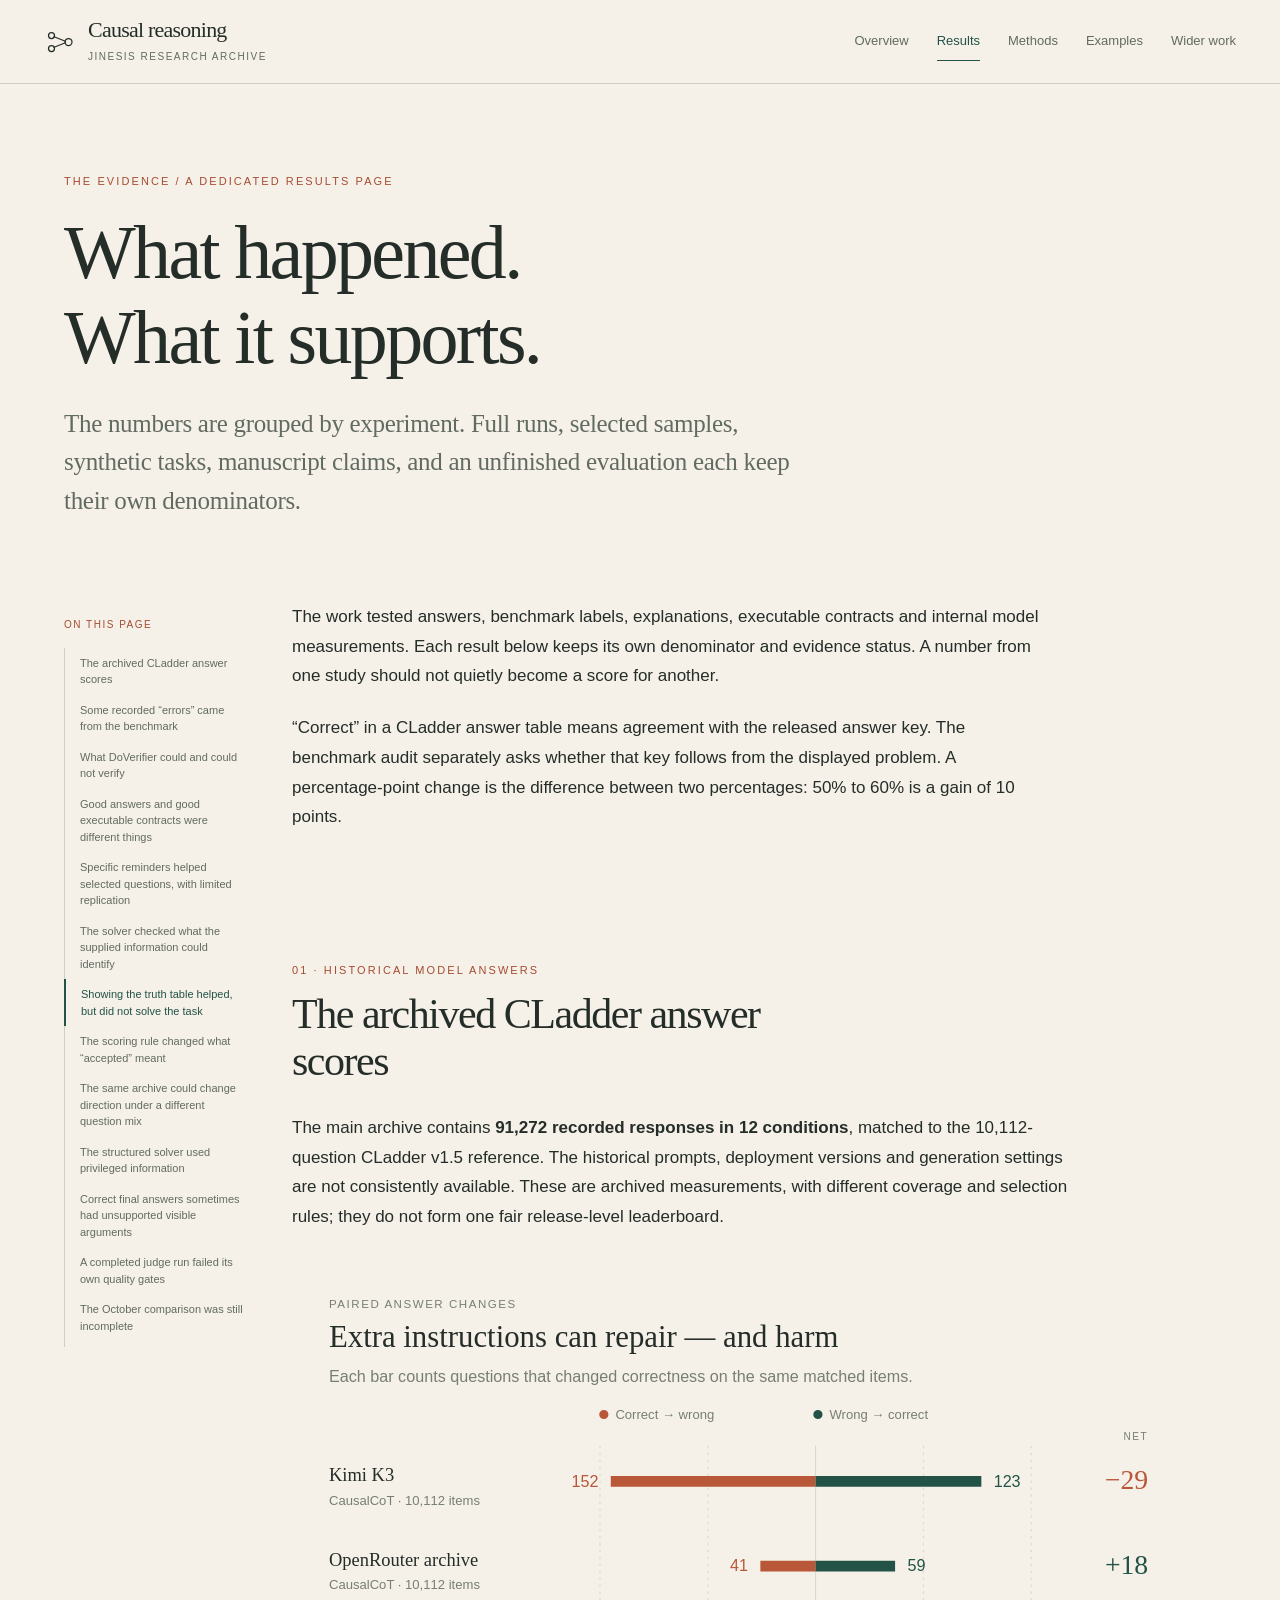
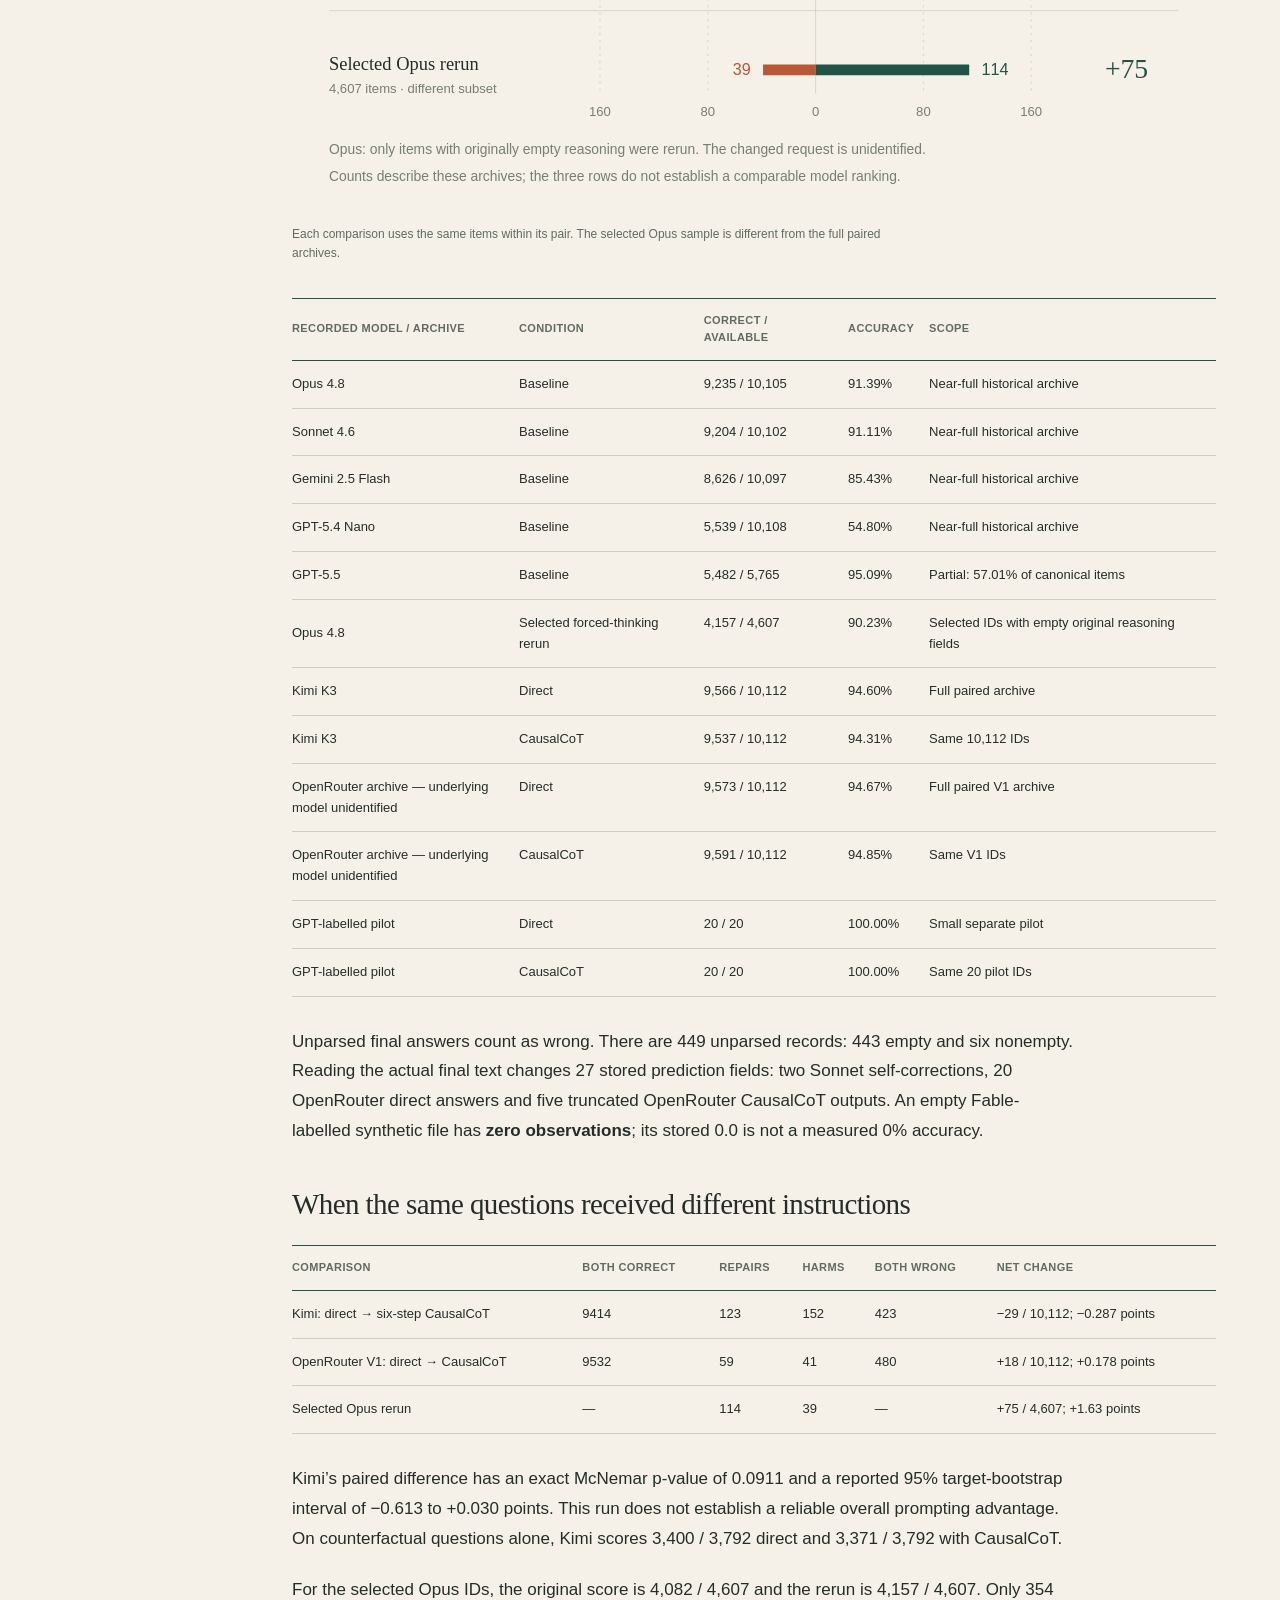
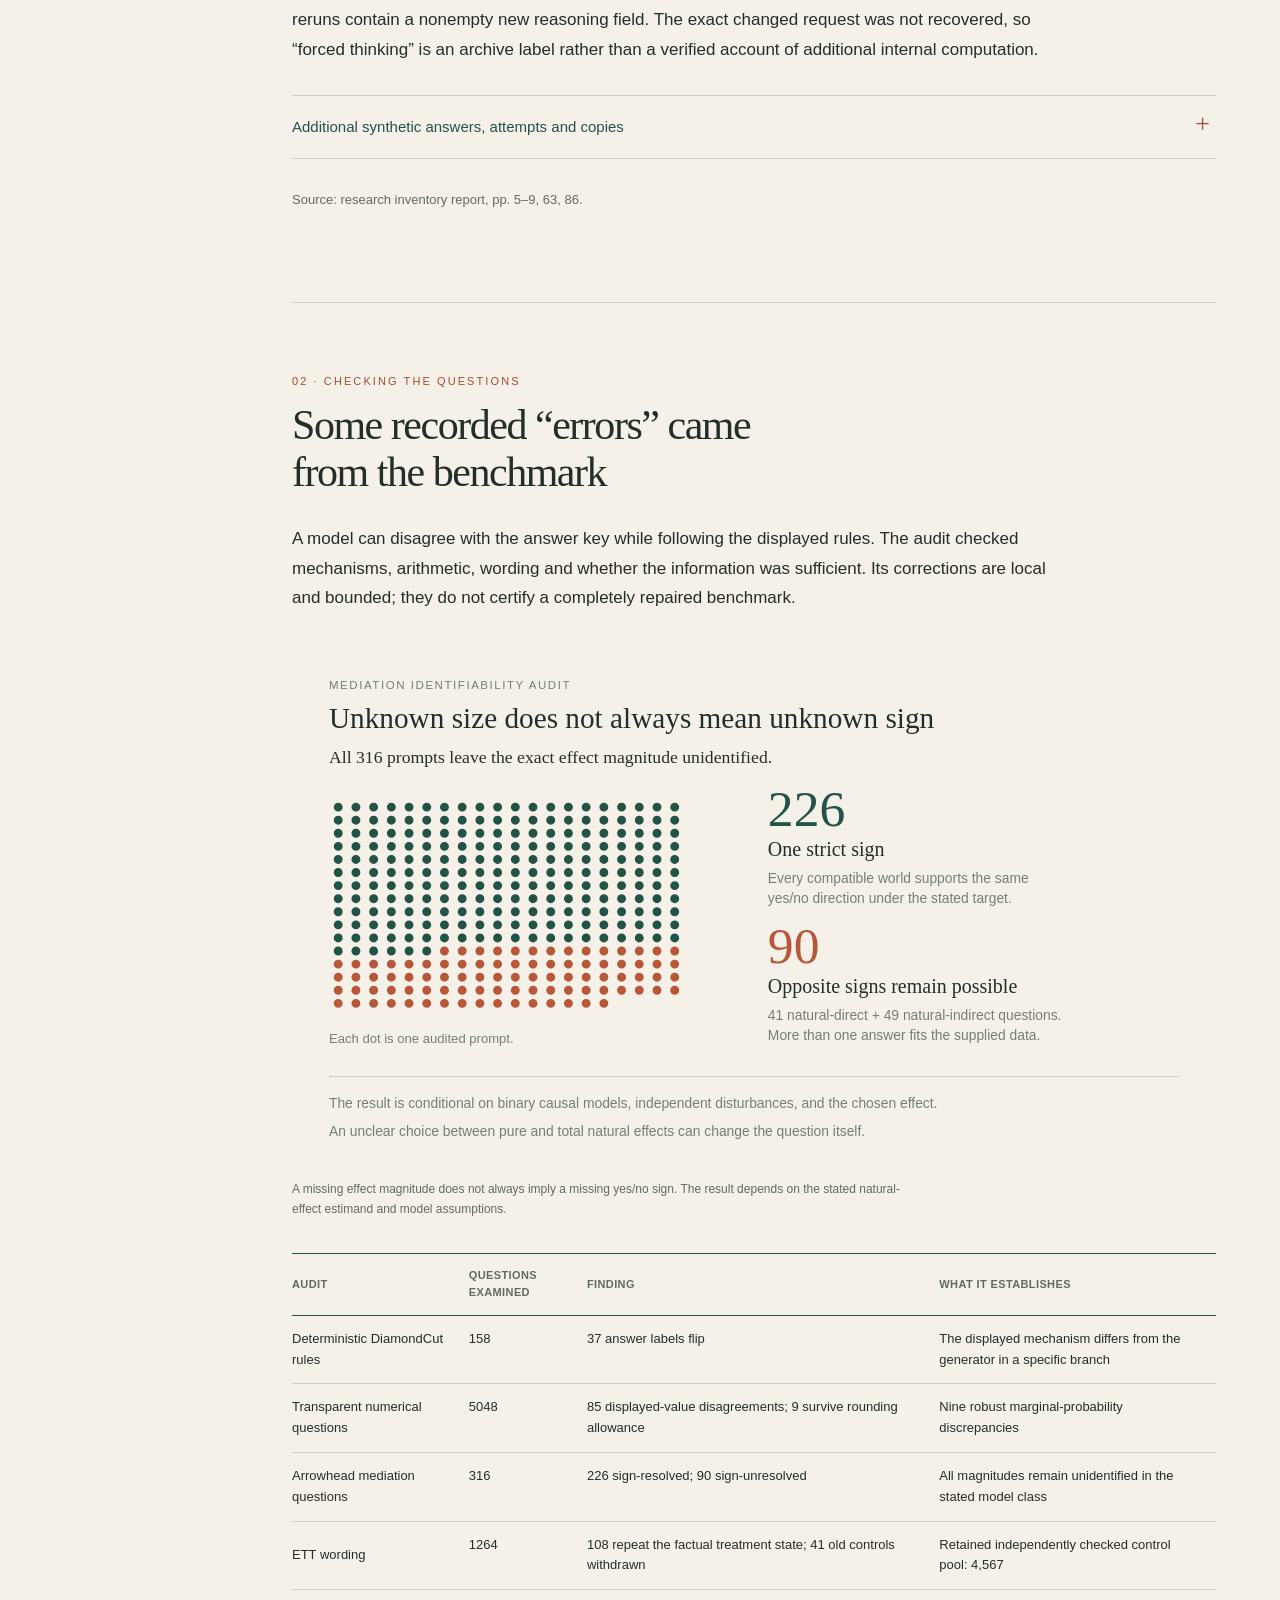
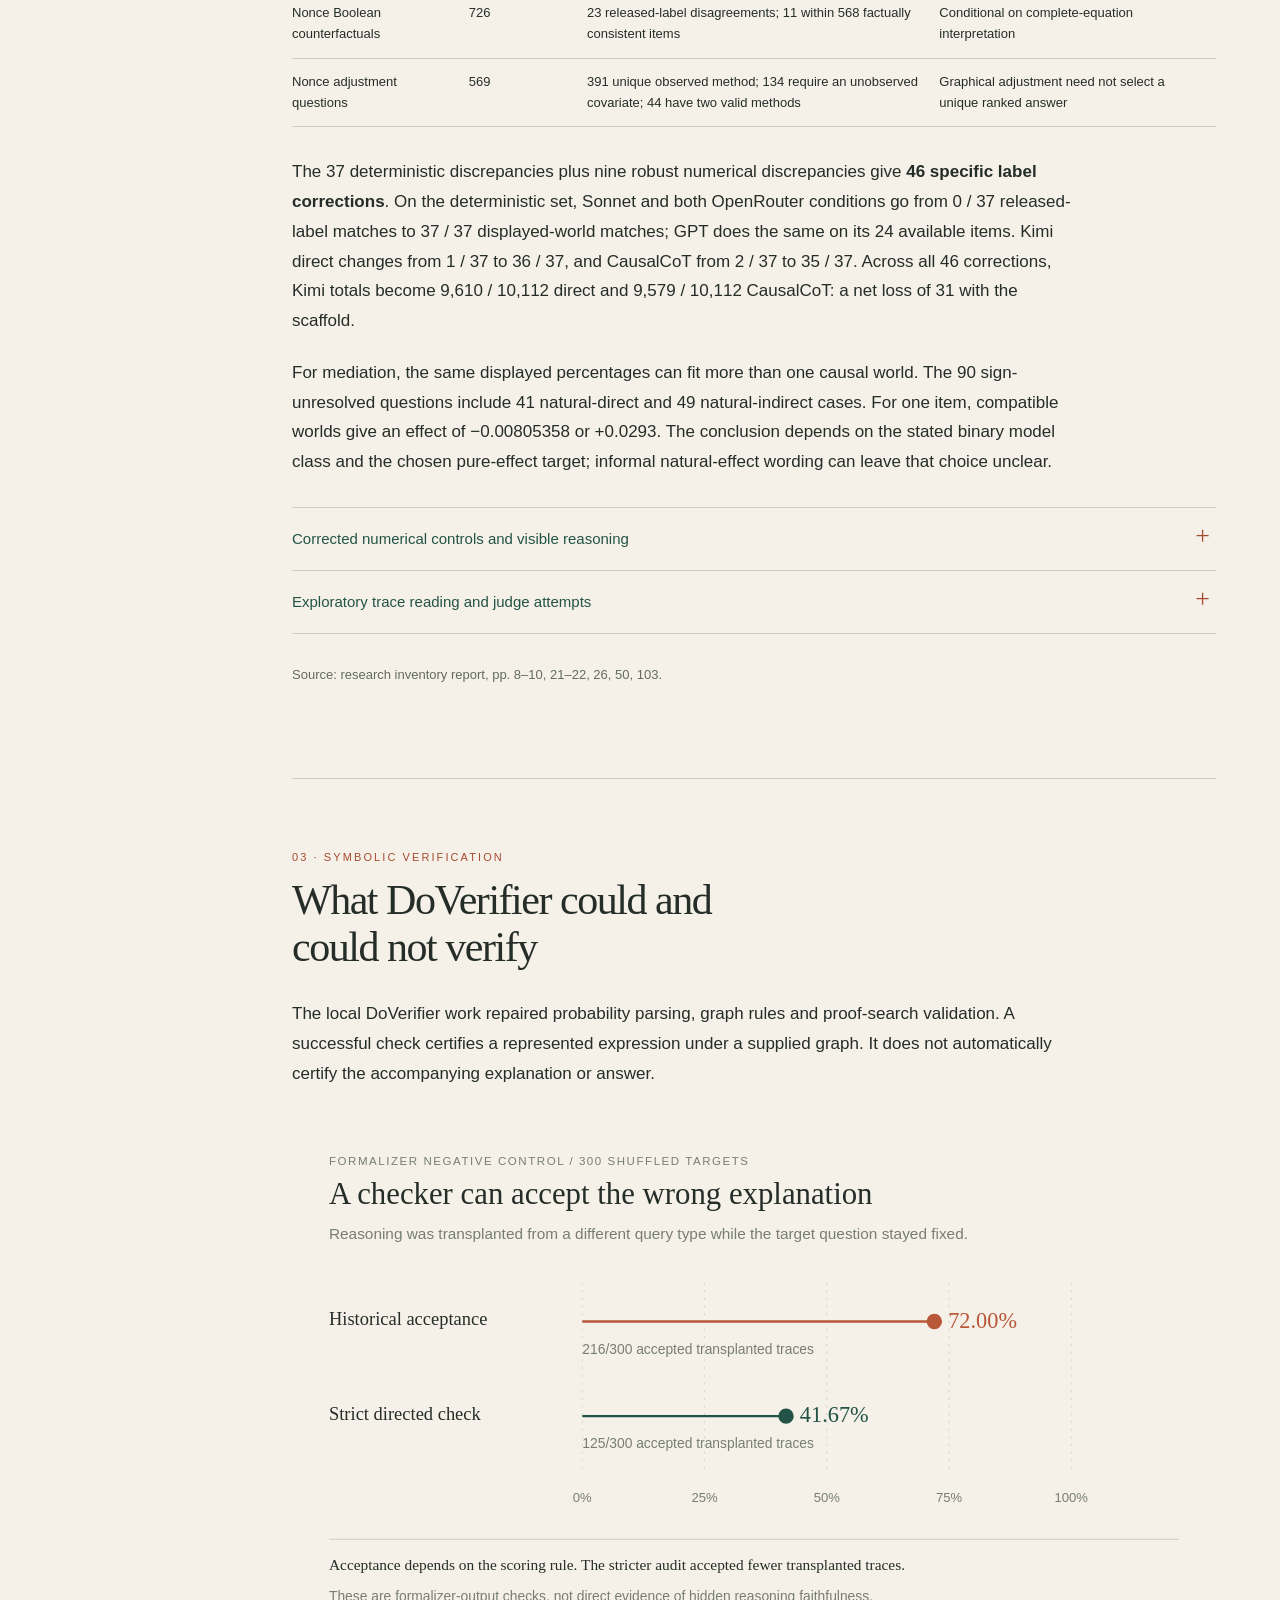
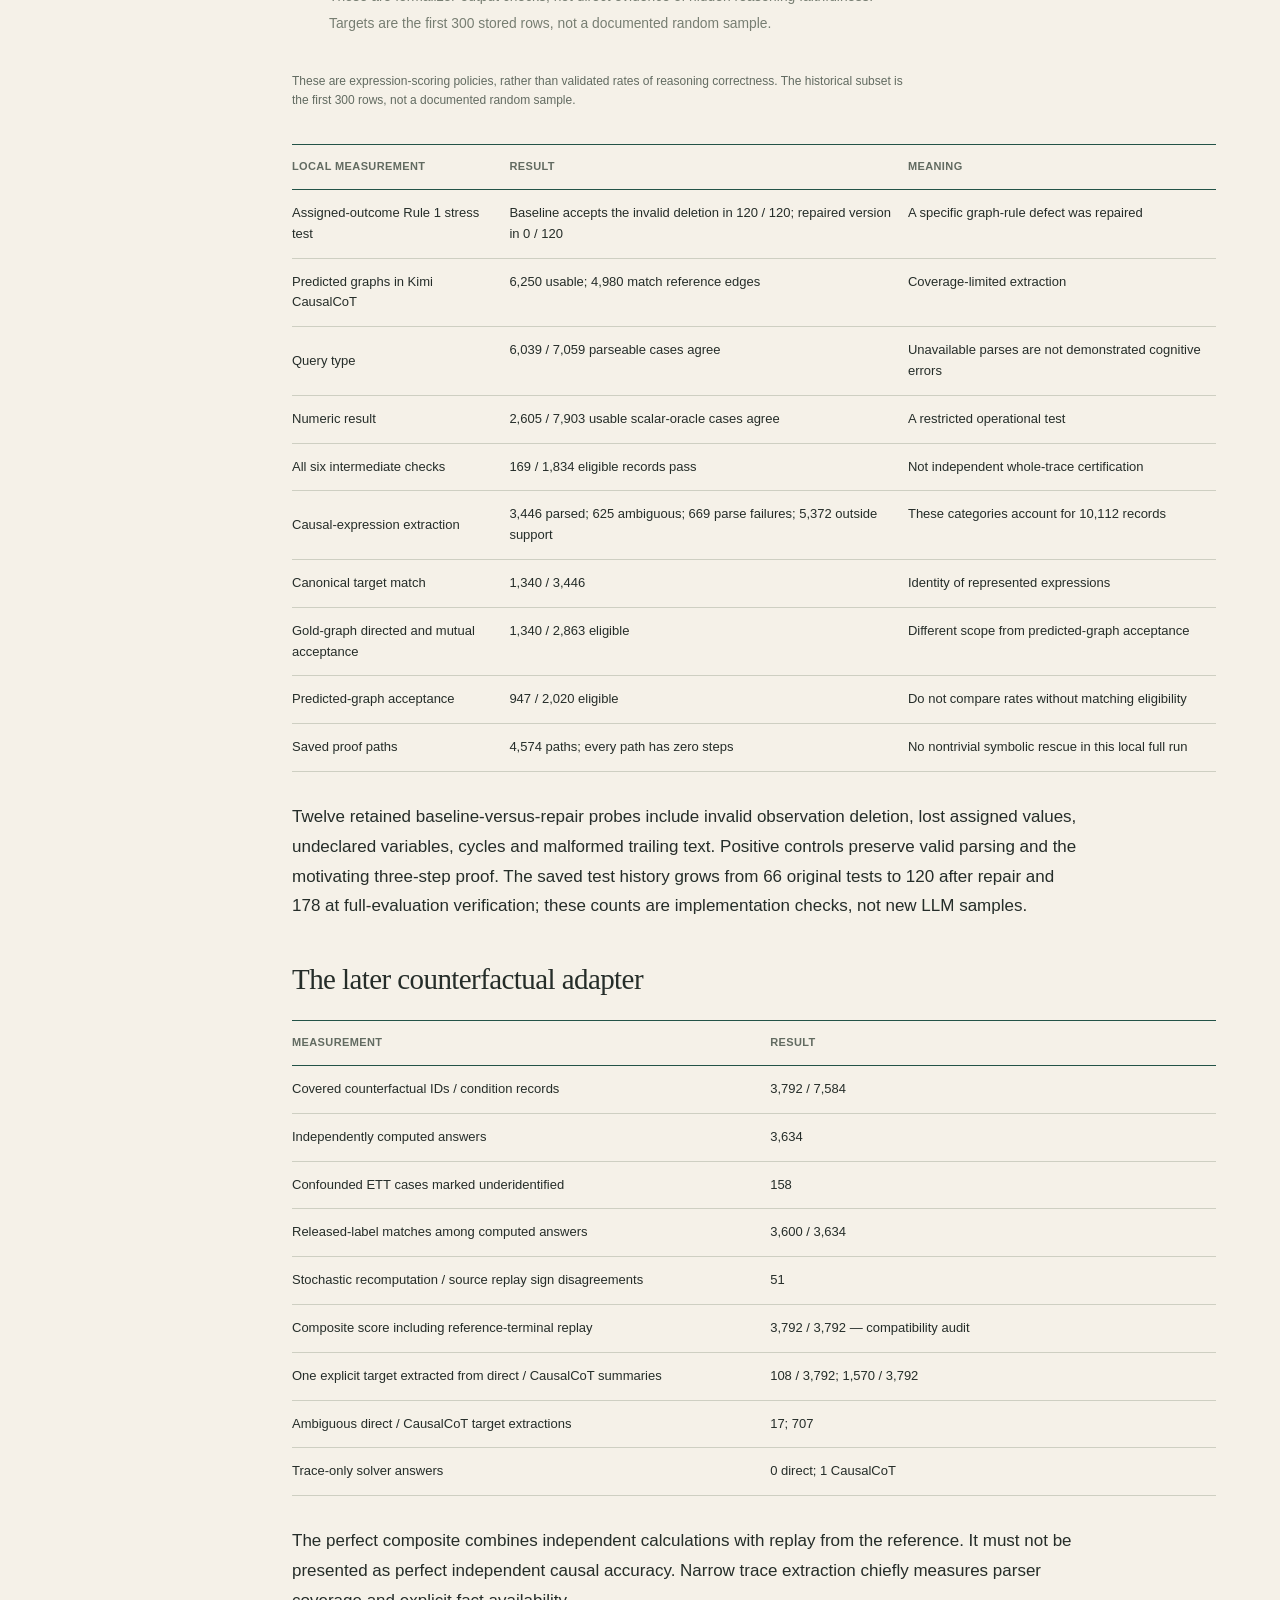
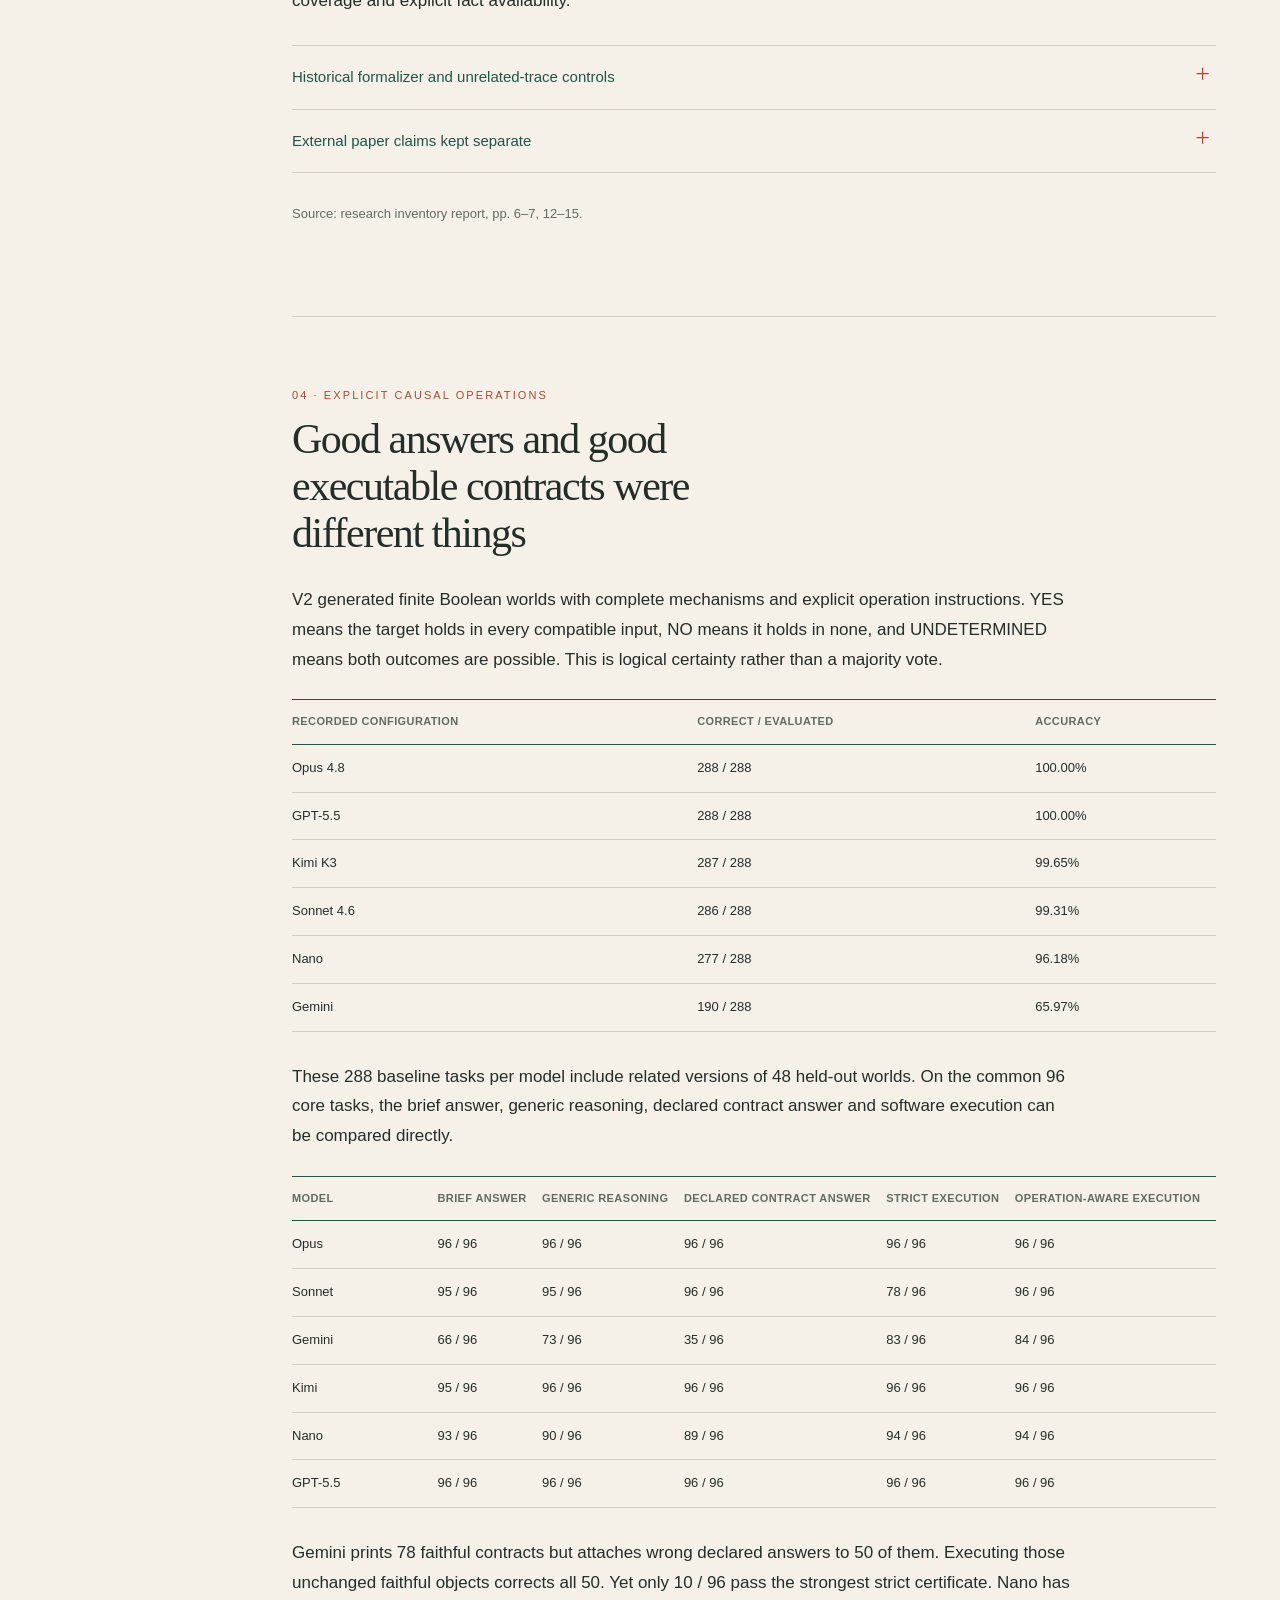
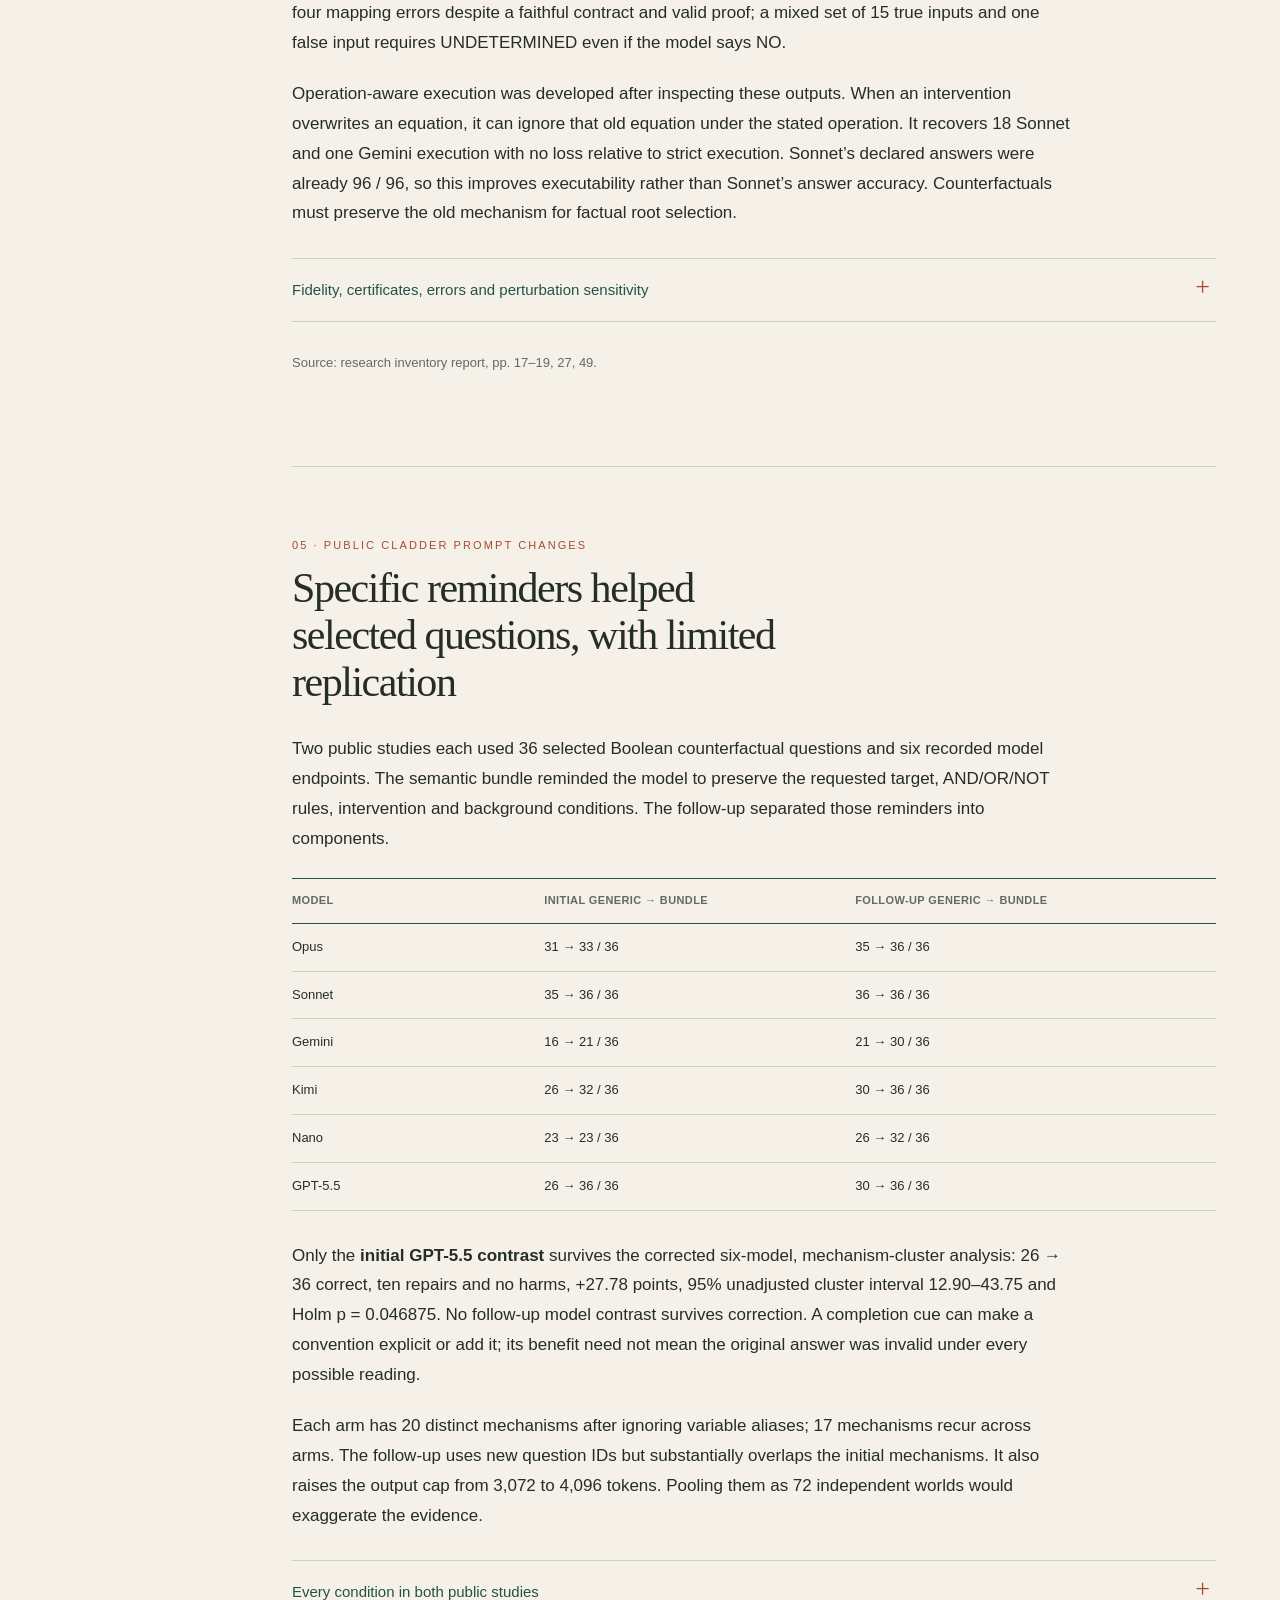
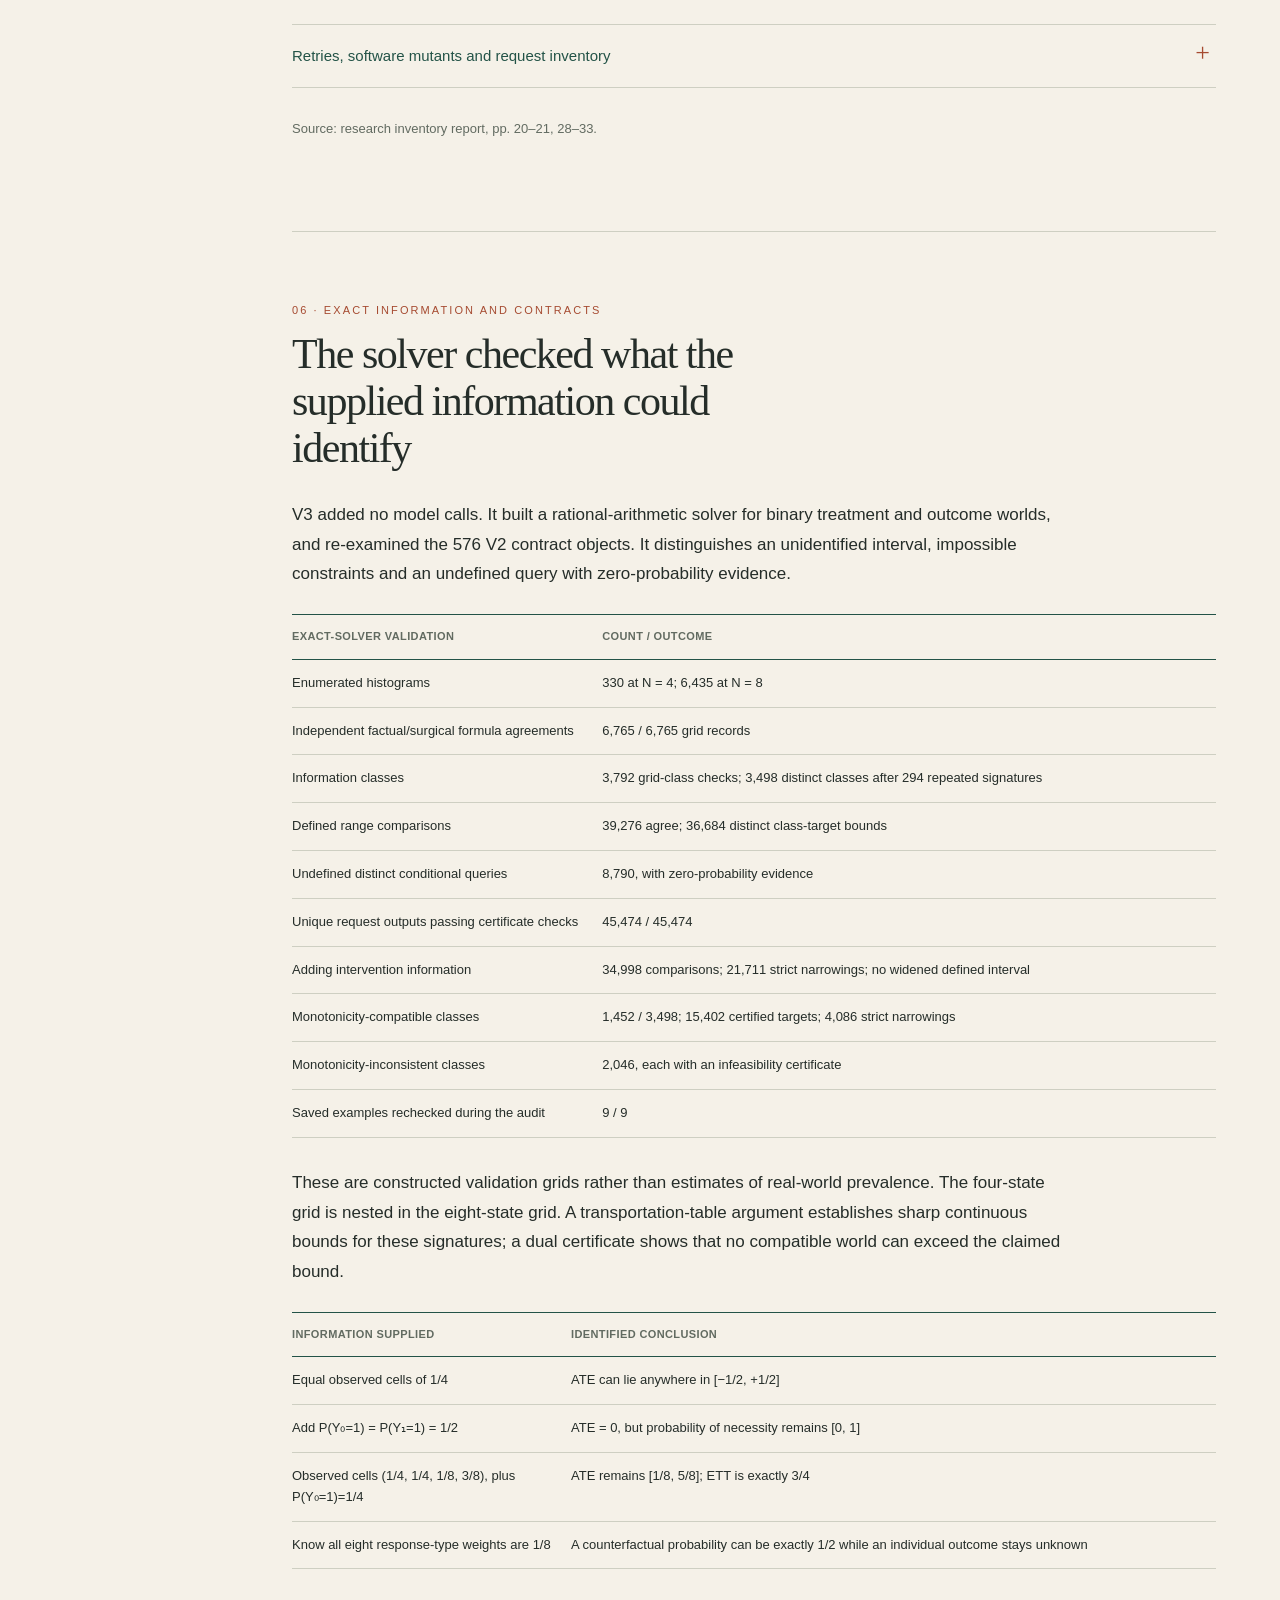
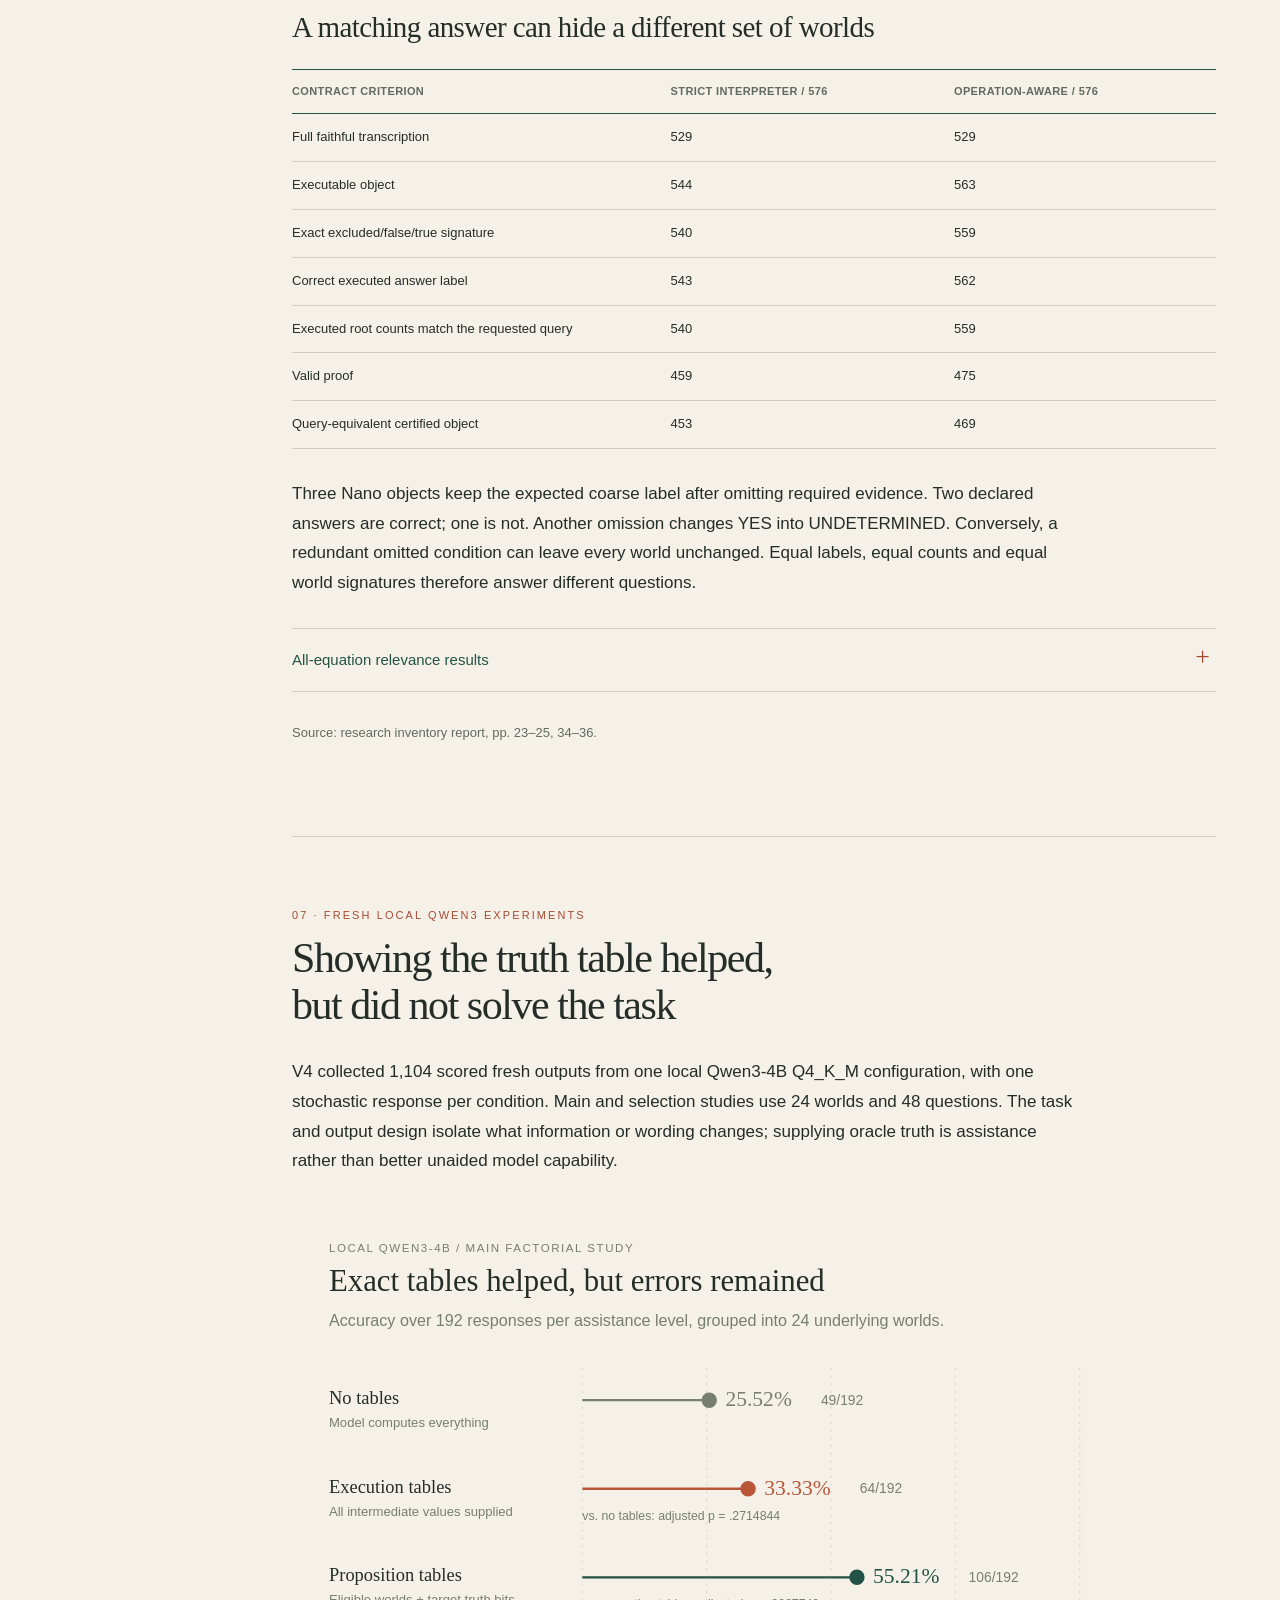
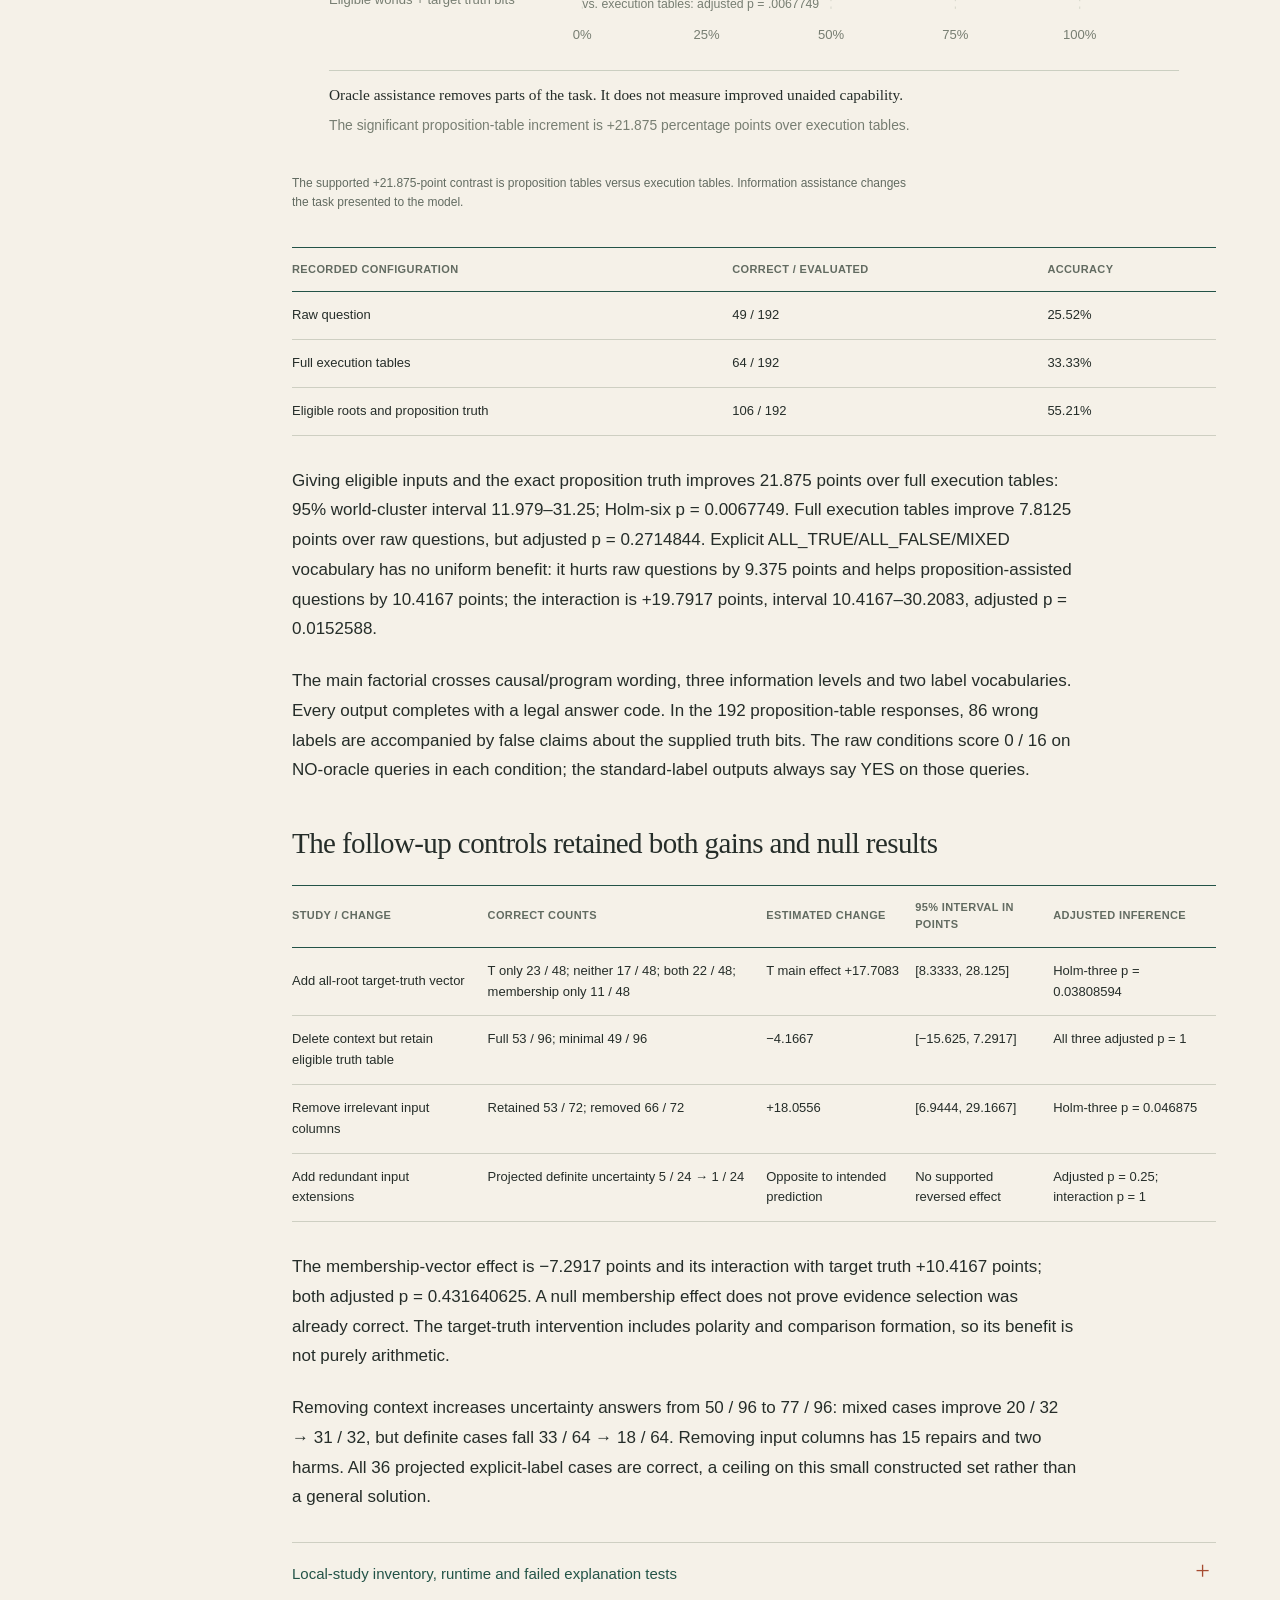
<file: results.html>
<!doctype html>
<html lang="en"><head><meta charset="utf-8"><meta name="viewport" content="width=device-width, initial-scale=1"><title>The results · Causal reasoning</title><meta name="description" content="Every substantive result from the supplied archive, with sample sizes, conditions and evidence status."><meta name="theme-color" content="#f5f1e8"><link rel="icon" href="assets/favicon.svg" type="image/svg+xml"><link rel="stylesheet" href="assets/style.css"><script src="assets/app.js" defer></script></head><body><a class="skip" href="#main">Skip to content</a><header class="site-header"><div class="header-inner"><a class="brand" href="index.html"><svg viewbox="0 0 64 64" aria-hidden="true"><g fill="none" stroke="currentColor" stroke-width="2.5"><path d="M19 21L44 31M19 43L44 33"></path><circle cx="15" cy="19" r="6"></circle><circle cx="15" cy="45" r="6"></circle><circle cx="49" cy="32" r="7"></circle></g></svg><span>Causal reasoning<small>Jinesis research archive</small></span></a><button class="nav-toggle" aria-expanded="false" aria-controls="primary-nav">Menu</button><nav class="primary-nav" id="primary-nav" aria-label="Main navigation"><a href="index.html">Overview</a><a href="results.html" aria-current="page">Results</a><a href="methods.html">Methods</a><a href="examples.html">Examples</a><a href="wider-work.html">Wider work</a></nav></div></header><main class="shell" id="main"><div class="hero hero-small"><div class="eyebrow">The evidence / A dedicated results page</div><h1>What happened.<br>What it supports.</h1><p class="lead">The numbers are grouped by experiment. Full runs, selected samples, synthetic tasks, manuscript claims, and an unfinished evaluation each keep their own denominators.</p></div><div class="article-grid"><aside class="page-rail" aria-label="On this page"><span>On this page</span><a href="#archive">The archived CLadder answer scores</a><a href="#benchmark-audit">Some recorded “errors” came from the benchmark</a><a href="#doverifier">What DoVerifier could and could not verify</a><a href="#contracts">Good answers and good executable contracts were different things</a><a href="#public-prompts">Specific reminders helped selected questions, with limited replication</a><a href="#identified-information">The solver checked what the supplied information could identify</a><a href="#local-studies">Showing the truth table helped, but did not solve the task</a><a href="#jinesis-scoring">The scoring rule changed what “accepted” meant</a><a href="#weighting-retries">The same archive could change direction under a different question mix</a><a href="#structured-counterfactuals">The structured solver used privileged information</a><a href="#causaltrace">Correct final answers sometimes had unsupported visible arguments</a><a href="#judge-campaign">A completed judge run failed its own quality gates</a><a href="#october">The October comparison was still incomplete</a><a href="#internals">Internal measurements suggested patterns, with important limits</a><a href="#additional-results">Other completed work and claims are kept in their own scope</a><a href="#reading-the-record">What can be said confidently</a></aside><div class="article-body"><div class="results-intro"><p>The work tested answers, benchmark labels, explanations, executable contracts and internal model measurements. Each result below keeps its own denominator and evidence status. A number from one study should not quietly become a score for another.</p>
<p>“Correct” in a CLadder answer table means agreement with the released answer key. The benchmark audit separately asks whether that key follows from the displayed problem. A percentage-point change is the difference between two percentages: 50% to 60% is a gain of 10 points.</p>
</div>
<section class="chapter" id="archive"><div class="section-label">01 · Historical model answers</div><h2>The archived CLadder answer scores</h2>
<p>The main archive contains <strong>91,272 recorded responses in 12 conditions</strong>, matched to the 10,112-question CLadder v1.5 reference. The historical prompts, deployment versions and generation settings are not consistently available. These are archived measurements, with different coverage and selection rules; they do not form one fair release-level leaderboard.</p>
<figure><p class="chart-scroll-hint">Scroll across the figure →</p><div class="diagram-scroll" tabindex="0" role="region" aria-label="Scrollable research figure"><img src="assets/paired-changes.svg" alt="Paired prompt changes: repairs and harms for Kimi, OpenRouter and a selected Opus rerun." loading="lazy"></div><figcaption>Each comparison uses the same items within its pair. The selected Opus sample is different from the full paired archives.</figcaption></figure><div class="table-scroll"><table>
<thead><tr><th scope="col">Recorded model / archive</th><th scope="col">Condition</th><th scope="col">Correct / available</th><th scope="col">Accuracy</th><th scope="col">Scope</th></tr></thead><tbody>
<tr><th scope="row">Opus 4.8</th><td>Baseline</td><td>9,235 / 10,105</td><td>91.39%</td><td>Near-full historical archive</td></tr>
<tr><th scope="row">Sonnet 4.6</th><td>Baseline</td><td>9,204 / 10,102</td><td>91.11%</td><td>Near-full historical archive</td></tr>
<tr><th scope="row">Gemini 2.5 Flash</th><td>Baseline</td><td>8,626 / 10,097</td><td>85.43%</td><td>Near-full historical archive</td></tr>
<tr><th scope="row">GPT-5.4 Nano</th><td>Baseline</td><td>5,539 / 10,108</td><td>54.80%</td><td>Near-full historical archive</td></tr>
<tr><th scope="row">GPT-5.5</th><td>Baseline</td><td>5,482 / 5,765</td><td>95.09%</td><td>Partial: 57.01% of canonical items</td></tr>
<tr><th scope="row">Opus 4.8</th><td>Selected forced-thinking rerun</td><td>4,157 / 4,607</td><td>90.23%</td><td>Selected IDs with empty original reasoning fields</td></tr>
<tr><th scope="row">Kimi K3</th><td>Direct</td><td>9,566 / 10,112</td><td>94.60%</td><td>Full paired archive</td></tr>
<tr><th scope="row">Kimi K3</th><td>CausalCoT</td><td>9,537 / 10,112</td><td>94.31%</td><td>Same 10,112 IDs</td></tr>
<tr><th scope="row">OpenRouter archive — underlying model unidentified</th><td>Direct</td><td>9,573 / 10,112</td><td>94.67%</td><td>Full paired V1 archive</td></tr>
<tr><th scope="row">OpenRouter archive — underlying model unidentified</th><td>CausalCoT</td><td>9,591 / 10,112</td><td>94.85%</td><td>Same V1 IDs</td></tr>
<tr><th scope="row">GPT-labelled pilot</th><td>Direct</td><td>20 / 20</td><td>100.00%</td><td>Small separate pilot</td></tr>
<tr><th scope="row">GPT-labelled pilot</th><td>CausalCoT</td><td>20 / 20</td><td>100.00%</td><td>Same 20 pilot IDs</td></tr>
</tbody></table></div>
<p>Unparsed final answers count as wrong. There are 449 unparsed records: 443 empty and six nonempty. Reading the actual final text changes 27 stored prediction fields: two Sonnet self-corrections, 20 OpenRouter direct answers and five truncated OpenRouter CausalCoT outputs. An empty Fable-labelled synthetic file has <strong>zero observations</strong>; its stored 0.0 is not a measured 0% accuracy.</p>
<h3>When the same questions received different instructions</h3>
<div class="table-scroll"><table>
<thead><tr><th scope="col">Comparison</th><th scope="col">Both correct</th><th scope="col">Repairs</th><th scope="col">Harms</th><th scope="col">Both wrong</th><th scope="col">Net change</th></tr></thead><tbody>
<tr><th scope="row">Kimi: direct → six-step CausalCoT</th><td>9414</td><td>123</td><td>152</td><td>423</td><td>−29 / 10,112; −0.287 points</td></tr>
<tr><th scope="row">OpenRouter V1: direct → CausalCoT</th><td>9532</td><td>59</td><td>41</td><td>480</td><td>+18 / 10,112; +0.178 points</td></tr>
<tr><th scope="row">Selected Opus rerun</th><td>—</td><td>114</td><td>39</td><td>—</td><td>+75 / 4,607; +1.63 points</td></tr>
</tbody></table></div>
<p>Kimi’s paired difference has an exact McNemar p-value of 0.0911 and a reported 95% target-bootstrap interval of −0.613 to +0.030 points. This run does not establish a reliable overall prompting advantage. On counterfactual questions alone, Kimi scores 3,400 / 3,792 direct and 3,371 / 3,792 with CausalCoT.</p>
<p>For the selected Opus IDs, the original score is 4,082 / 4,607 and the rerun is 4,157 / 4,607. Only 354 reruns contain a nonempty new reasoning field. The exact changed request was not recovered, so “forced thinking” is an archive label rather than a verified account of additional internal computation.</p>
<details class="results-detail"><summary>Additional synthetic answers, attempts and copies</summary>
<p>A separate GPT-5.5-labelled file has 9,881 noncanonical structured items, of which 9,176 are stored correct (92.87%). Their rung counts are 3,200 association, 3,010 intervention and 3,671 counterfactual. This supports the recorded count, while generator provenance and prompt equivalence remain incomplete. Historical documents also report Opus synthetic accuracy of 90.00% and rung-three scores of 92.21% versus 86.77%; the matching Opus denominator and raw results were not established.</p>
<p>Raw paired histories contain 20,264 Kimi rows for 20,224 unique item/condition keys, 21,166 OpenRouter rows for 20,224 keys and 80 GPT pilot rows for 40 keys. Extra attempts and byte-identical copies are not extra independent questions. Two 200-row Opus pilot sources are identical; the rung-one/two pilot has 196 rows, selected as 100 originally correct and 96 incorrect.</p>
</details>
<p class="source-note">Source: research inventory report, pp. 5–9, 63, 86.</p>
</section>
<section class="chapter" id="benchmark-audit"><div class="section-label">02 · Checking the questions</div><h2>Some recorded “errors” came from the benchmark</h2>
<p>A model can disagree with the answer key while following the displayed rules. The audit checked mechanisms, arithmetic, wording and whether the information was sufficient. Its corrections are local and bounded; they do not certify a completely repaired benchmark.</p>
<figure><p class="chart-scroll-hint">Scroll across the figure →</p><div class="diagram-scroll" tabindex="0" role="region" aria-label="Scrollable research figure"><img src="assets/identified-sign.svg" alt="Of 316 mediation questions, all lack a unique effect magnitude; 226 have a strict identified sign and 90 do not." loading="lazy"></div><figcaption>A missing effect magnitude does not always imply a missing yes/no sign. The result depends on the stated natural-effect estimand and model assumptions.</figcaption></figure><div class="table-scroll"><table>
<thead><tr><th scope="col">Audit</th><th scope="col">Questions examined</th><th scope="col">Finding</th><th scope="col">What it establishes</th></tr></thead><tbody>
<tr><th scope="row">Deterministic DiamondCut rules</th><td>158</td><td>37 answer labels flip</td><td>The displayed mechanism differs from the generator in a specific branch</td></tr>
<tr><th scope="row">Transparent numerical questions</th><td>5048</td><td>85 displayed-value disagreements; 9 survive rounding allowance</td><td>Nine robust marginal-probability discrepancies</td></tr>
<tr><th scope="row">Arrowhead mediation questions</th><td>316</td><td>226 sign-resolved; 90 sign-unresolved</td><td>All magnitudes remain unidentified in the stated model class</td></tr>
<tr><th scope="row">ETT wording</th><td>1264</td><td>108 repeat the factual treatment state; 41 old controls withdrawn</td><td>Retained independently checked control pool: 4,567</td></tr>
<tr><th scope="row">Nonce Boolean counterfactuals</th><td>726</td><td>23 released-label disagreements; 11 within 568 factually consistent items</td><td>Conditional on complete-equation interpretation</td></tr>
<tr><th scope="row">Nonce adjustment questions</th><td>569</td><td>391 unique observed method; 134 require an unobserved covariate; 44 have two valid methods</td><td>Graphical adjustment need not select a unique ranked answer</td></tr>
</tbody></table></div>
<p>The 37 deterministic discrepancies plus nine robust numerical discrepancies give <strong>46 specific label corrections</strong>. On the deterministic set, Sonnet and both OpenRouter conditions go from 0 / 37 released-label matches to 37 / 37 displayed-world matches; GPT does the same on its 24 available items. Kimi direct changes from 1 / 37 to 36 / 37, and CausalCoT from 2 / 37 to 35 / 37. Across all 46 corrections, Kimi totals become 9,610 / 10,112 direct and 9,579 / 10,112 CausalCoT: a net loss of 31 with the scaffold.</p>
<p>For mediation, the same displayed percentages can fit more than one causal world. The 90 sign-unresolved questions include 41 natural-direct and 49 natural-indirect cases. For one item, compatible worlds give an effect of −0.00805358 or +0.0293. The conclusion depends on the stated binary model class and the chosen pure-effect target; informal natural-effect wording can leave that choice unclear.</p>
<details class="results-detail"><summary>Corrected numerical controls and visible reasoning</summary>
<div class="table-scroll"><table>
<thead><tr><th scope="col">Recorded configuration</th><th scope="col">Correct / evaluated</th><th scope="col">Accuracy</th></tr></thead><tbody>
<tr><th scope="row">Opus baseline</th><td>4,355 / 4,566</td><td>95.38%</td></tr>
<tr><th scope="row">Opus selected rerun</th><td>2,122 / 2,296</td><td>92.42%</td></tr>
<tr><th scope="row">Sonnet baseline</th><td>4,513 / 4,564</td><td>98.88%</td></tr>
<tr><th scope="row">Gemini baseline</th><td>4,462 / 4,560</td><td>97.85%</td></tr>
<tr><th scope="row">Nano baseline</th><td>2,657 / 4,565</td><td>58.20%</td></tr>
<tr><th scope="row">GPT-5.5 partial baseline</th><td>2,687 / 2,691</td><td>99.85%</td></tr>
<tr><th scope="row">Kimi direct</th><td>4,537 / 4,567</td><td>99.34%</td></tr>
<tr><th scope="row">Kimi CausalCoT</th><td>4,549 / 4,567</td><td>99.61%</td></tr>
<tr><th scope="row">OpenRouter direct</th><td>4,458 / 4,567</td><td>97.61%</td></tr>
<tr><th scope="row">OpenRouter CausalCoT</th><td>4,488 / 4,567</td><td>98.27%</td></tr>
<tr><th scope="row">GPT pilot direct</th><td>10 / 10</td><td>100.00%</td></tr>
<tr><th scope="row">GPT pilot CausalCoT</th><td>10 / 10</td><td>100.00%</td></tr>
</tbody></table></div>
<p>The old control pool of 4,608 is superseded by 4,567. The removed 41 items lacked the treatment-switching condition assumed by the old checker. This is a certification mistake, not proof of an arithmetic mistake by every model or of a wrong label for every repeated-state question.</p>
<p>Sonnet has 10,082 nonempty reasoning fields, including 3,788 containing only Yes/No. That leaves 6,294 substantive fields and 3,808 responses without substantive visible steps. All 10,108 Nano baseline responses lack substantive intermediate text. Missing text cannot locate an intermediate error or show that no internal reasoning occurred.</p>
</details>
<details class="results-detail"><summary>Exploratory trace reading and judge attempts</summary>
<p>A selected 20-pair Kimi audit, drawn from 168 eligible harms or persistent failures, found seven AND-gate/path-sufficiency cases, four target/effect substitutions, three negation-as-missing-edge cases, three default-zero cases and three other cases. This is a purposive sample rather than a population estimate.</p>
<p>The broader selected review has 261 cases across 168 questions: 151 reviewed cases, 175 assistant readings and 110 automatic statuses. Twenty-four double-read cases have 22 stage agreements. Eighty-one qualified localizations divide into 41 mechanism/graph, 21 identification, 15 target and four computation cases; there are 112 disputes, 33 unlocalizable cases and 35 without an established substantive error. These are assistant judgments, not independent human validation.</p>
<div class="table-scroll"><table>
<thead><tr><th scope="col">Judge protocol</th><th scope="col">Attempts / completed annotations</th><th scope="col">Observed outcome</th><th scope="col">Limit</th></tr></thead><tbody>
<tr><th scope="row">Legacy GPT-mini</th><td>20 successful annotations</td><td>6 repairs, 1 harm, 13 persistent failures</td><td>Known pair outcome reveals the gold label</td></tr>
<tr><th scope="row">Explicit gold-aware judge</th><td>50 attempts / 35 successful</td><td>9 repairs, 10 harms, 16 persistent failures</td><td>All 16 persistent failures excluded as unsupported labels; 9 of 19 stage cases coded derivation</td></tr>
<tr><th scope="row">Sonnet two-pass</th><td>50 oracle attempts; 46 validated blind solutions; 39 clean oracle/adjudication records</td><td>27 accepted solutions; 0 successful stage annotations</td><td>All 27 trace-stage requests failed; cannot report completed stage diagnoses</td></tr>
</tbody></table></div>
</details>
<p class="source-note">Source: research inventory report, pp. 8–10, 21–22, 26, 50, 103.</p>
</section>
<section class="chapter" id="doverifier"><div class="section-label">03 · Symbolic verification</div><h2>What DoVerifier could and could not verify</h2>
<p>The local DoVerifier work repaired probability parsing, graph rules and proof-search validation. A successful check certifies a represented expression under a supplied graph. It does not automatically certify the accompanying explanation or answer.</p>
<figure><p class="chart-scroll-hint">Scroll across the figure →</p><div class="diagram-scroll" tabindex="0" role="region" aria-label="Scrollable research figure"><img src="assets/verifier-acceptance.svg" alt="Unrelated shuffled traces: historical expression checker accepted 216 of 300; directed strict audit accepted 125 of 300." loading="lazy"></div><figcaption>These are expression-scoring policies, rather than validated rates of reasoning correctness. The historical subset is the first 300 rows, not a documented random sample.</figcaption></figure><div class="table-scroll"><table>
<thead><tr><th scope="col">Local measurement</th><th scope="col">Result</th><th scope="col">Meaning</th></tr></thead><tbody>
<tr><th scope="row">Assigned-outcome Rule 1 stress test</th><td>Baseline accepts the invalid deletion in 120 / 120; repaired version in 0 / 120</td><td>A specific graph-rule defect was repaired</td></tr>
<tr><th scope="row">Predicted graphs in Kimi CausalCoT</th><td>6,250 usable; 4,980 match reference edges</td><td>Coverage-limited extraction</td></tr>
<tr><th scope="row">Query type</th><td>6,039 / 7,059 parseable cases agree</td><td>Unavailable parses are not demonstrated cognitive errors</td></tr>
<tr><th scope="row">Numeric result</th><td>2,605 / 7,903 usable scalar-oracle cases agree</td><td>A restricted operational test</td></tr>
<tr><th scope="row">All six intermediate checks</th><td>169 / 1,834 eligible records pass</td><td>Not independent whole-trace certification</td></tr>
<tr><th scope="row">Causal-expression extraction</th><td>3,446 parsed; 625 ambiguous; 669 parse failures; 5,372 outside support</td><td>These categories account for 10,112 records</td></tr>
<tr><th scope="row">Canonical target match</th><td>1,340 / 3,446</td><td>Identity of represented expressions</td></tr>
<tr><th scope="row">Gold-graph directed and mutual acceptance</th><td>1,340 / 2,863 eligible</td><td>Different scope from predicted-graph acceptance</td></tr>
<tr><th scope="row">Predicted-graph acceptance</th><td>947 / 2,020 eligible</td><td>Do not compare rates without matching eligibility</td></tr>
<tr><th scope="row">Saved proof paths</th><td>4,574 paths; every path has zero steps</td><td>No nontrivial symbolic rescue in this local full run</td></tr>
</tbody></table></div>
<p>Twelve retained baseline-versus-repair probes include invalid observation deletion, lost assigned values, undeclared variables, cycles and malformed trailing text. Positive controls preserve valid parsing and the motivating three-step proof. The saved test history grows from 66 original tests to 120 after repair and 178 at full-evaluation verification; these counts are implementation checks, not new LLM samples.</p>
<h3>The later counterfactual adapter</h3>
<div class="table-scroll"><table>
<thead><tr><th scope="col">Measurement</th><th scope="col">Result</th></tr></thead><tbody>
<tr><th scope="row">Covered counterfactual IDs / condition records</th><td>3,792 / 7,584</td></tr>
<tr><th scope="row">Independently computed answers</th><td>3,634</td></tr>
<tr><th scope="row">Confounded ETT cases marked underidentified</th><td>158</td></tr>
<tr><th scope="row">Released-label matches among computed answers</th><td>3,600 / 3,634</td></tr>
<tr><th scope="row">Stochastic recomputation / source replay sign disagreements</th><td>51</td></tr>
<tr><th scope="row">Composite score including reference-terminal replay</th><td>3,792 / 3,792 — compatibility audit</td></tr>
<tr><th scope="row">One explicit target extracted from direct / CausalCoT summaries</th><td>108 / 3,792; 1,570 / 3,792</td></tr>
<tr><th scope="row">Ambiguous direct / CausalCoT target extractions</th><td>17; 707</td></tr>
<tr><th scope="row">Trace-only solver answers</th><td>0 direct; 1 CausalCoT</td></tr>
</tbody></table></div>
<p>The perfect composite combines independent calculations with replay from the reference. It must not be presented as perfect independent causal accuracy. Narrow trace extraction chiefly measures parser coverage and explicit fact availability.</p>
<details class="results-detail"><summary>Historical formalizer and unrelated-trace controls</summary>
<div class="table-scroll"><table>
<thead><tr><th scope="col">Formalizer / acceptance measurement</th><th scope="col">Accepted / evaluated</th></tr></thead><tbody>
<tr><th scope="row">Gemini original question-visible historical rule</th><td>4,535 / 4,671</td></tr>
<tr><th scope="row">Gemini question-hidden historical rule</th><td>4,076 / 4,671</td></tr>
<tr><th scope="row">Sonnet historical rule</th><td>2,369 / 2,478</td></tr>
<tr><th scope="row">Gemini wrong final answers accepted</th><td>323 / 331</td></tr>
<tr><th scope="row">Sonnet wrong final answers accepted</th><td>79 / 89</td></tr>
<tr><th scope="row">300 unrelated donated traces: exact match</th><td>182 / 300</td></tr>
<tr><th scope="row">300 unrelated donated traces: historical equivalence</th><td>216 / 300; Wilson 95% 66.7–76.8%</td></tr>
<tr><th scope="row">Same 300 originals: question-visible / hidden</th><td>291 / 300; 257 / 300</td></tr>
<tr><th scope="row">Rare-query unrelated-trace top-up</th><td>145 / 200 accepted; 11 exact; 195 successfully formalized</td></tr>
</tbody></table></div>
<p>All 4,671 shuffled traces are exact copies from another query type; none keeps its original trace. The 300 scored targets are the first 300 rows, not a documented random sample. In the question-visible comparison, 212 pass both original and transplant, 79 original only, four transplant only and five neither. Accepting known unrelated reasoning exposes a gap between expression acceptance and explanation validity, rather than proving an unsound do-calculus derivation.</p>
<div class="table-scroll"><table>
<thead><tr><th scope="col">Small evaluator-development run</th><th scope="col">Acceptance</th></tr></thead><tbody>
<tr><th scope="row">200-row pilot</th><td>116 / 200</td></tr>
<tr><th scope="row">200-row question-hidden pilot</th><td>80 / 200</td></tr>
<tr><th scope="row">Revised 200-row pilot</th><td>131 / 200</td></tr>
<tr><th scope="row">Revised question-hidden pilot</th><td>91 / 200</td></tr>
<tr><th scope="row">Smoke test</th><td>10 / 20</td></tr>
<tr><th scope="row">Five variants on the same 30 items</th><td>24, 24, 26, 28 and 30 / 30</td></tr>
</tbody></table></div>
<p>The historical question-hidden comparisons change evaluator versions as well as question access: two full-Gemini records and nine pilot records change verdict with unchanged raw formalizer output. The resulting difference cannot be attributed entirely to removing the question.</p>
</details>
<details class="results-detail"><summary>External paper claims kept separate</summary>
<p>The source paper reports symbolic-verifier scores of 73%, 94%, 90% and 84%, and feedback scores of 93%, 99%, 98% and 87% for four model configurations. Its complete original experimental bundle was not available in the local audit. The local project reproduced a motivating proof and preserved diagnostic feedback templates, while a completed local model-feedback experiment was not established. These paper numbers are literature context rather than replicated local results.</p>
</details>
<p class="source-note">Source: research inventory report, pp. 6–7, 12–15.</p>
</section>
<section class="chapter" id="contracts"><div class="section-label">04 · Explicit causal operations</div><h2>Good answers and good executable contracts were different things</h2>
<p>V2 generated finite Boolean worlds with complete mechanisms and explicit operation instructions. YES means the target holds in every compatible input, NO means it holds in none, and UNDETERMINED means both outcomes are possible. This is logical certainty rather than a majority vote.</p>
<div class="table-scroll"><table>
<thead><tr><th scope="col">Recorded configuration</th><th scope="col">Correct / evaluated</th><th scope="col">Accuracy</th></tr></thead><tbody>
<tr><th scope="row">Opus 4.8</th><td>288 / 288</td><td>100.00%</td></tr>
<tr><th scope="row">GPT-5.5</th><td>288 / 288</td><td>100.00%</td></tr>
<tr><th scope="row">Kimi K3</th><td>287 / 288</td><td>99.65%</td></tr>
<tr><th scope="row">Sonnet 4.6</th><td>286 / 288</td><td>99.31%</td></tr>
<tr><th scope="row">Nano</th><td>277 / 288</td><td>96.18%</td></tr>
<tr><th scope="row">Gemini</th><td>190 / 288</td><td>65.97%</td></tr>
</tbody></table></div>
<p>These 288 baseline tasks per model include related versions of 48 held-out worlds. On the common 96 core tasks, the brief answer, generic reasoning, declared contract answer and software execution can be compared directly.</p>
<div class="table-scroll"><table>
<thead><tr><th scope="col">Model</th><th scope="col">Brief answer</th><th scope="col">Generic reasoning</th><th scope="col">Declared contract answer</th><th scope="col">Strict execution</th><th scope="col">Operation-aware execution</th></tr></thead><tbody>
<tr><th scope="row">Opus</th><td>96 / 96</td><td>96 / 96</td><td>96 / 96</td><td>96 / 96</td><td>96 / 96</td></tr>
<tr><th scope="row">Sonnet</th><td>95 / 96</td><td>95 / 96</td><td>96 / 96</td><td>78 / 96</td><td>96 / 96</td></tr>
<tr><th scope="row">Gemini</th><td>66 / 96</td><td>73 / 96</td><td>35 / 96</td><td>83 / 96</td><td>84 / 96</td></tr>
<tr><th scope="row">Kimi</th><td>95 / 96</td><td>96 / 96</td><td>96 / 96</td><td>96 / 96</td><td>96 / 96</td></tr>
<tr><th scope="row">Nano</th><td>93 / 96</td><td>90 / 96</td><td>89 / 96</td><td>94 / 96</td><td>94 / 96</td></tr>
<tr><th scope="row">GPT-5.5</th><td>96 / 96</td><td>96 / 96</td><td>96 / 96</td><td>96 / 96</td><td>96 / 96</td></tr>
</tbody></table></div>
<p>Gemini prints 78 faithful contracts but attaches wrong declared answers to 50 of them. Executing those unchanged faithful objects corrects all 50. Yet only 10 / 96 pass the strongest strict certificate. Nano has four mapping errors despite a faithful contract and valid proof; a mixed set of 15 true inputs and one false input requires UNDETERMINED even if the model says NO.</p>
<p>Operation-aware execution was developed after inspecting these outputs. When an intervention overwrites an equation, it can ignore that old equation under the stated operation. It recovers 18 Sonnet and one Gemini execution with no loss relative to strict execution. Sonnet’s declared answers were already 96 / 96, so this improves executability rather than Sonnet’s answer accuracy. Counterfactuals must preserve the old mechanism for factual root selection.</p>
<details class="results-detail"><summary>Fidelity, certificates, errors and perturbation sensitivity</summary>
<div class="table-scroll"><table>
<thead><tr><th scope="col">Model</th><th scope="col">Full-model fidelity</th><th scope="col">Strict certified</th><th scope="col">Operation-aware certified</th><th scope="col">Execution repairs / harms versus declared answer</th></tr></thead><tbody>
<tr><th scope="row">Opus</th><td>96 / 96</td><td>95 / 96</td><td>95 / 96</td><td>0 / 0</td></tr>
<tr><th scope="row">Sonnet</th><td>74 / 96</td><td>69 / 96</td><td>88 / 96</td><td>0 / 0</td></tr>
<tr><th scope="row">Gemini</th><td>78 / 96</td><td>10 / 96</td><td>13 / 96</td><td>53 / 4</td></tr>
<tr><th scope="row">Kimi</th><td>96 / 96</td><td>96 / 96</td><td>96 / 96</td><td>0 / 0</td></tr>
<tr><th scope="row">Nano</th><td>89 / 96</td><td>80 / 96</td><td>81 / 96</td><td>6 / 1</td></tr>
<tr><th scope="row">GPT-5.5</th><td>96 / 96</td><td>95 / 96</td><td>95 / 96</td><td>0 / 0</td></tr>
</tbody></table></div>
<p>Sonnet’s operation-aware certificate score rises 69 → 88; Gemini 10 → 13; Nano 80 → 81. Sonnet still has six count errors and two witness errors. Full faithful transcription remains a different criterion from query-relative correctness: 22 Sonnet, six Gemini and two Nano objects are query-equivalent without full fidelity.</p>
<div class="table-scroll"><table>
<thead><tr><th scope="col">Perturbation</th><th scope="col">Joint correctness / effect</th></tr></thead><tbody>
<tr><th scope="row">Oracle-changing mechanism edits</th><td>48 / 48 Sonnet, Opus and GPT; 47 / 48 Kimi; 44 / 48 Nano; 19 / 48 Gemini</td></tr>
<tr><th scope="row">Gemini renaming / reorder / narrative pairs</th><td>8 / 16 jointly correct in each; answer changes 7 / 6 / 7</td></tr>
<tr><th scope="row">Causal → program framing</th><td>Gemini 18 repairs and 17 harms; Nano 3 and 3; Sonnet 1 and 1; Kimi 1 and 0</td></tr>
<tr><th scope="row">Framing inference</th><td>At most one net change / 96 pairs for each model; no Holm-adjusted significant contrast</td></tr>
<tr><th scope="row">Erasing overwritten equations safely</th><td>Counts and labels preserved in 32 / 32 INTERVENE/FRESH tests</td></tr>
<tr><th scope="row">Unsafe counterfactual erasure</th><td>Support expands in 18 / 48; two labels change</td></tr>
</tbody></table></div>
<p>The controlled design’s independent scalar and bit-parallel evaluators agree. Pre-call checks record 128 causal/program matches, 64 gate edits that change answers, 21 rename checks, 22 reorder checks and 21 narrative equivalents. The core label distribution is 32 YES, 32 NO and 32 UNDETERMINED; a family/role-majority baseline gets 46 / 96. Questions from the same world are clustered together for uncertainty.</p>
</details>
<p class="source-note">Source: research inventory report, pp. 17–19, 27, 49.</p>
</section>
<section class="chapter" id="public-prompts"><div class="section-label">05 · Public CLadder prompt changes</div><h2>Specific reminders helped selected questions, with limited replication</h2>
<p>Two public studies each used 36 selected Boolean counterfactual questions and six recorded model endpoints. The semantic bundle reminded the model to preserve the requested target, AND/OR/NOT rules, intervention and background conditions. The follow-up separated those reminders into components.</p>
<div class="table-scroll"><table>
<thead><tr><th scope="col">Model</th><th scope="col">Initial generic → bundle</th><th scope="col">Follow-up generic → bundle</th></tr></thead><tbody>
<tr><th scope="row">Opus</th><td>31 → 33 / 36</td><td>35 → 36 / 36</td></tr>
<tr><th scope="row">Sonnet</th><td>35 → 36 / 36</td><td>36 → 36 / 36</td></tr>
<tr><th scope="row">Gemini</th><td>16 → 21 / 36</td><td>21 → 30 / 36</td></tr>
<tr><th scope="row">Kimi</th><td>26 → 32 / 36</td><td>30 → 36 / 36</td></tr>
<tr><th scope="row">Nano</th><td>23 → 23 / 36</td><td>26 → 32 / 36</td></tr>
<tr><th scope="row">GPT-5.5</th><td>26 → 36 / 36</td><td>30 → 36 / 36</td></tr>
</tbody></table></div>
<p>Only the <strong>initial GPT-5.5 contrast</strong> survives the corrected six-model, mechanism-cluster analysis: 26 → 36 correct, ten repairs and no harms, +27.78 points, 95% unadjusted cluster interval 12.90–43.75 and Holm p = 0.046875. No follow-up model contrast survives correction. A completion cue can make a convention explicit or add it; its benefit need not mean the original answer was invalid under every possible reading.</p>
<p>Each arm has 20 distinct mechanisms after ignoring variable aliases; 17 mechanisms recur across arms. The follow-up uses new question IDs but substantially overlaps the initial mechanisms. It also raises the output cap from 3,072 to 4,096 tokens. Pooling them as 72 independent worlds would exaggerate the evidence.</p>
<details class="results-detail"><summary>Every condition in both public studies</summary>
<div class="table-scroll"><table>
<caption>Initial study: correct counts out of 36 for every cell</caption>
<thead><tr><th scope="col">Model</th><th scope="col">Original</th><th scope="col">Identical repeat</th><th scope="col">Rename</th><th scope="col">Reorder</th><th scope="col">Generic reasoning</th><th scope="col">Semantic bundle</th><th scope="col">Mechanism edit</th></tr></thead><tbody>
<tr><th scope="row">Opus</th><td>30</td><td>32</td><td>30</td><td>28</td><td>31</td><td>33</td><td>33</td></tr>
<tr><th scope="row">Sonnet</th><td>36</td><td>36</td><td>36</td><td>36</td><td>35</td><td>36</td><td>35</td></tr>
<tr><th scope="row">Gemini</th><td>15</td><td>14</td><td>17</td><td>12</td><td>16</td><td>21</td><td>22</td></tr>
<tr><th scope="row">Kimi</th><td>26</td><td>26</td><td>28</td><td>22</td><td>26</td><td>32</td><td>27</td></tr>
<tr><th scope="row">Nano</th><td>19</td><td>21</td><td>22</td><td>18</td><td>23</td><td>23</td><td>17</td></tr>
<tr><th scope="row">GPT-5.5</th><td>20</td><td>23</td><td>26</td><td>26</td><td>26</td><td>36</td><td>25</td></tr>
</tbody></table></div>
<p>Gemini has one missing response in the original condition and one in mechanism-edit. Only the original missing response is recorded as truncated; all other initial cells have no missing responses. All completed truncated outputs count as nonanswers rather than being rescued by an early label.</p>
<div class="table-scroll"><table>
<caption>Follow-up: correct counts out of 36 for every cell</caption>
<thead><tr><th scope="col">Model</th><th scope="col">Original</th><th scope="col">Repeat</th><th scope="col">Generic reasoning</th><th scope="col">Target cue</th><th scope="col">Gate cue</th><th scope="col">Intervention cue</th><th scope="col">Complete-equation cue</th><th scope="col">Full bundle</th></tr></thead><tbody>
<tr><th scope="row">Opus</th><td>35</td><td>35</td><td>35</td><td>34</td><td>36</td><td>34</td><td>35</td><td>36</td></tr>
<tr><th scope="row">Sonnet</th><td>35</td><td>35</td><td>36</td><td>36</td><td>34</td><td>36</td><td>36</td><td>36</td></tr>
<tr><th scope="row">Gemini</th><td>24</td><td>20</td><td>21</td><td>23</td><td>28</td><td>27</td><td>31</td><td>30</td></tr>
<tr><th scope="row">Kimi</th><td>29</td><td>29</td><td>30</td><td>31</td><td>34</td><td>32</td><td>36</td><td>36</td></tr>
<tr><th scope="row">Nano</th><td>25</td><td>24</td><td>26</td><td>25</td><td>33</td><td>27</td><td>32</td><td>32</td></tr>
<tr><th scope="row">GPT-5.5</th><td>27</td><td>28</td><td>30</td><td>28</td><td>35</td><td>31</td><td>35</td><td>36</td></tr>
</tbody></table></div>
<p>Every follow-up cell has zero missing and zero truncated responses. The final parser uses the last explicit declaration from a completed response; five later declarations correct earlier ones. Historical progress summaries can retain older scores.</p>
</details>
<details class="results-detail"><summary>Retries, software mutants and request inventory</summary>
<div class="table-scroll"><table>
<thead><tr><th scope="col">Retry of 17 selected Gemini nonanswers</th><th scope="col">Answers recovered</th><th scope="col">Correct / requested</th><th scope="col">Other outcomes</th></tr></thead><tbody>
<tr><th scope="row">Same token cap</th><td>13</td><td>10 / 17</td><td>4 truncated</td></tr>
<tr><th scope="row">12,288-token cap</th><td>15</td><td>14 / 17</td><td>2 provider errors</td></tr>
</tbody></table></div>
<p>The paired retry accuracy p-value is 0.34375. These selected-failure attempts do not replace the primary scores or estimate overall missingness.</p>
<div class="table-scroll"><table>
<thead><tr><th scope="col">Deliberately wrong software rule</th><th scope="col">Applicable held-out tasks</th><th scope="col">Valid altered queries</th><th scope="col">Changed labels</th><th scope="col">Empty contexts</th></tr></thead><tbody>
<tr><th scope="row">Treat observation as intervention</th><td>16</td><td>16</td><td>8</td><td>0</td></tr>
<tr><th scope="row">Reuse fresh roots instead of factual roots</th><td>48</td><td>48</td><td>22</td><td>0</td></tr>
<tr><th scope="row">Treat outcome as positive effect</th><td>64</td><td>64</td><td>23</td><td>0</td></tr>
<tr><th scope="row">Replace AND with OR</th><td>74</td><td>70</td><td>26</td><td>4</td></tr>
<tr><th scope="row">Filter factual evidence after intervention</th><td>48</td><td>41</td><td>4</td><td>7</td></tr>
</tbody></table></div>
<p>These mutations are executable wrong-rule controls rather than observed neural algorithms. Calibration versions respectively change 3 / 6, 8 / 15, 11 / 21, 10 / 32 and 0 / 15 labels.</p>
<p>Recorded requests total 6,382: 12 pilot, 216 calibration, 2,880 held-out, 1,512 initial public, 1,728 follow-up and 34 retries. The recorded experiment subtotal is $59.46, based on provider-reported or catalog-estimated costs, rather than a reconciled account statement.</p>
</details>
<p class="source-note">Source: research inventory report, pp. 20–21, 28–33.</p>
</section>
<section class="chapter" id="identified-information"><div class="section-label">06 · Exact information and contracts</div><h2>The solver checked what the supplied information could identify</h2>
<p>V3 added no model calls. It built a rational-arithmetic solver for binary treatment and outcome worlds, and re-examined the 576 V2 contract objects. It distinguishes an unidentified interval, impossible constraints and an undefined query with zero-probability evidence.</p>
<div class="table-scroll"><table>
<thead><tr><th scope="col">Exact-solver validation</th><th scope="col">Count / outcome</th></tr></thead><tbody>
<tr><th scope="row">Enumerated histograms</th><td>330 at N = 4; 6,435 at N = 8</td></tr>
<tr><th scope="row">Independent factual/surgical formula agreements</th><td>6,765 / 6,765 grid records</td></tr>
<tr><th scope="row">Information classes</th><td>3,792 grid-class checks; 3,498 distinct classes after 294 repeated signatures</td></tr>
<tr><th scope="row">Defined range comparisons</th><td>39,276 agree; 36,684 distinct class-target bounds</td></tr>
<tr><th scope="row">Undefined distinct conditional queries</th><td>8,790, with zero-probability evidence</td></tr>
<tr><th scope="row">Unique request outputs passing certificate checks</th><td>45,474 / 45,474</td></tr>
<tr><th scope="row">Adding intervention information</th><td>34,998 comparisons; 21,711 strict narrowings; no widened defined interval</td></tr>
<tr><th scope="row">Monotonicity-compatible classes</th><td>1,452 / 3,498; 15,402 certified targets; 4,086 strict narrowings</td></tr>
<tr><th scope="row">Monotonicity-inconsistent classes</th><td>2,046, each with an infeasibility certificate</td></tr>
<tr><th scope="row">Saved examples rechecked during the audit</th><td>9 / 9</td></tr>
</tbody></table></div>
<p>These are constructed validation grids rather than estimates of real-world prevalence. The four-state grid is nested in the eight-state grid. A transportation-table argument establishes sharp continuous bounds for these signatures; a dual certificate shows that no compatible world can exceed the claimed bound.</p>
<div class="table-scroll"><table>
<thead><tr><th scope="col">Information supplied</th><th scope="col">Identified conclusion</th></tr></thead><tbody>
<tr><th scope="row">Equal observed cells of 1/4</th><td>ATE can lie anywhere in [−1/2, +1/2]</td></tr>
<tr><th scope="row">Add P(Y₀=1) = P(Y₁=1) = 1/2</th><td>ATE = 0, but probability of necessity remains [0, 1]</td></tr>
<tr><th scope="row">Observed cells (1/4, 1/4, 1/8, 3/8), plus P(Y₀=1)=1/4</th><td>ATE remains [1/8, 5/8]; ETT is exactly 3/4</td></tr>
<tr><th scope="row">Know all eight response-type weights are 1/8</th><td>A counterfactual probability can be exactly 1/2 while an individual outcome stays unknown</td></tr>
</tbody></table></div>
<h3>A matching answer can hide a different set of worlds</h3>
<div class="table-scroll"><table>
<thead><tr><th scope="col">Contract criterion</th><th scope="col">Strict interpreter / 576</th><th scope="col">Operation-aware / 576</th></tr></thead><tbody>
<tr><th scope="row">Full faithful transcription</th><td>529</td><td>529</td></tr>
<tr><th scope="row">Executable object</th><td>544</td><td>563</td></tr>
<tr><th scope="row">Exact excluded/false/true signature</th><td>540</td><td>559</td></tr>
<tr><th scope="row">Correct executed answer label</th><td>543</td><td>562</td></tr>
<tr><th scope="row">Executed root counts match the requested query</th><td>540</td><td>559</td></tr>
<tr><th scope="row">Valid proof</th><td>459</td><td>475</td></tr>
<tr><th scope="row">Query-equivalent certified object</th><td>453</td><td>469</td></tr>
</tbody></table></div>
<p>Three Nano objects keep the expected coarse label after omitting required evidence. Two declared answers are correct; one is not. Another omission changes YES into UNDETERMINED. Conversely, a redundant omitted condition can leave every world unchanged. Equal labels, equal counts and equal world signatures therefore answer different questions.</p>
<details class="results-detail"><summary>All-equation relevance results</summary>
<div class="table-scroll"><table>
<thead><tr><th scope="col">Operation</th><th scope="col">Core tasks</th><th scope="col">Equation occurrences</th><th scope="col">Unchanged under every replacement</th><th scope="col">Unchanged across valid replacements</th><th scope="col">Labels unchanged but signature can change</th><th scope="col">Replacement evaluations</th></tr></thead><tbody>
<tr><th scope="row">All</th><td>96</td><td>1056</td><td>365</td><td>410</td><td>116</td><td>15048</td></tr>
<tr><th scope="row">Observe</th><td>16</td><td>176</td><td>45</td><td>46</td><td>27</td><td>2516</td></tr>
<tr><th scope="row">Intervene</th><td>16</td><td>176</td><td>83</td><td>83</td><td>15</td><td>2516</td></tr>
<tr><th scope="row">Counterfactual</th><td>48</td><td>529</td><td>168</td><td>187</td><td>59</td><td>7600</td></tr>
<tr><th scope="row">Fresh</th><td>16</td><td>175</td><td>69</td><td>94</td><td>15</td><td>2416</td></tr>
</tbody></table></div>
<p>Every allowed one-parent or two-parent truth table was substituted for one equation while retaining its named parents. Across alternatives, 3,204 keep the label while changing the query signature; 1,207 also keep the count triple. Twenty-five FRESH equation occurrences preserve post-action truth but permit impossible factual evidence. Removing individually irrelevant equations together can still change the answer: eight single replacements preserve a two-root signature in one fixture, while replacing both equations changes NO to YES. These are software interventions, not additional model responses.</p>
</details>
<p class="source-note">Source: research inventory report, pp. 23–25, 34–36.</p>
</section>
<section class="chapter" id="local-studies"><div class="section-label">07 · Fresh local Qwen3 experiments</div><h2>Showing the truth table helped, but did not solve the task</h2>
<p>V4 collected 1,104 scored fresh outputs from one local Qwen3-4B Q4_K_M configuration, with one stochastic response per condition. Main and selection studies use 24 worlds and 48 questions. The task and output design isolate what information or wording changes; supplying oracle truth is assistance rather than better unaided model capability.</p>
<figure><p class="chart-scroll-hint">Scroll across the figure →</p><div class="diagram-scroll" tabindex="0" role="region" aria-label="Scrollable research figure"><img src="assets/assistance.svg" alt="Raw49 of192, execution tables64 of192, proposition tables106 of192 correct." loading="lazy"></div><figcaption>The supported +21.875-point contrast is proposition tables versus execution tables. Information assistance changes the task presented to the model.</figcaption></figure><div class="table-scroll"><table>
<thead><tr><th scope="col">Recorded configuration</th><th scope="col">Correct / evaluated</th><th scope="col">Accuracy</th></tr></thead><tbody>
<tr><th scope="row">Raw question</th><td>49 / 192</td><td>25.52%</td></tr>
<tr><th scope="row">Full execution tables</th><td>64 / 192</td><td>33.33%</td></tr>
<tr><th scope="row">Eligible roots and proposition truth</th><td>106 / 192</td><td>55.21%</td></tr>
</tbody></table></div>
<p>Giving eligible inputs and the exact proposition truth improves 21.875 points over full execution tables: 95% world-cluster interval 11.979–31.25; Holm-six p = 0.0067749. Full execution tables improve 7.8125 points over raw questions, but adjusted p = 0.2714844. Explicit ALL_TRUE/ALL_FALSE/MIXED vocabulary has no uniform benefit: it hurts raw questions by 9.375 points and helps proposition-assisted questions by 10.4167 points; the interaction is +19.7917 points, interval 10.4167–30.2083, adjusted p = 0.0152588.</p>
<p>The main factorial crosses causal/program wording, three information levels and two label vocabularies. Every output completes with a legal answer code. In the 192 proposition-table responses, 86 wrong labels are accompanied by false claims about the supplied truth bits. The raw conditions score 0 / 16 on NO-oracle queries in each condition; the standard-label outputs always say YES on those queries.</p>
<h3>The follow-up controls retained both gains and null results</h3>
<div class="table-scroll"><table>
<thead><tr><th scope="col">Study / change</th><th scope="col">Correct counts</th><th scope="col">Estimated change</th><th scope="col">95% interval in points</th><th scope="col">Adjusted inference</th></tr></thead><tbody>
<tr><th scope="row">Add all-root target-truth vector</th><td>T only 23 / 48; neither 17 / 48; both 22 / 48; membership only 11 / 48</td><td>T main effect +17.7083</td><td>[8.3333, 28.125]</td><td>Holm-three p = 0.03808594</td></tr>
<tr><th scope="row">Delete context but retain eligible truth table</th><td>Full 53 / 96; minimal 49 / 96</td><td>−4.1667</td><td>[−15.625, 7.2917]</td><td>All three adjusted p = 1</td></tr>
<tr><th scope="row">Remove irrelevant input columns</th><td>Retained 53 / 72; removed 66 / 72</td><td>+18.0556</td><td>[6.9444, 29.1667]</td><td>Holm-three p = 0.046875</td></tr>
<tr><th scope="row">Add redundant input extensions</th><td>Projected definite uncertainty 5 / 24 → 1 / 24</td><td>Opposite to intended prediction</td><td>No supported reversed effect</td><td>Adjusted p = 0.25; interaction p = 1</td></tr>
</tbody></table></div>
<p>The membership-vector effect is −7.2917 points and its interaction with target truth +10.4167 points; both adjusted p = 0.431640625. A null membership effect does not prove evidence selection was already correct. The target-truth intervention includes polarity and comparison formation, so its benefit is not purely arithmetic.</p>
<p>Removing context increases uncertainty answers from 50 / 96 to 77 / 96: mixed cases improve 20 / 32 → 31 / 32, but definite cases fall 33 / 64 → 18 / 64. Removing input columns has 15 repairs and two harms. All 36 projected explicit-label cases are correct, a ceiling on this small constructed set rather than a general solution.</p>
<details class="results-detail"><summary>Local-study inventory, runtime and failed explanation tests</summary>
<div class="table-scroll"><table>
<thead><tr><th scope="col">Local study</th><th scope="col">Scored responses</th><th scope="col">Correct, pooled across conditions</th></tr></thead><tbody>
<tr><th scope="row">Main factorial</th><td>576</td><td>219</td></tr>
<tr><th scope="row">Selection vectors</th><td>192</td><td>73</td></tr>
<tr><th scope="row">Context deletion</th><td>192</td><td>102</td></tr>
<tr><th scope="row">Multiplicity / projection</th><td>144</td><td>119</td></tr>
</tbody></table></div>
<p>Those pooled totals are integrity checks, not scores on one common benchmark. Another 144 pilot outputs and one setup generation bring the local generation inventory to 1,249. Qwen3 used nonthinking llama.cpp Vulkan decoding, context 4,096, 512 new tokens, temperature 0.7, top-p 0.8, top-k 20 and presence penalty 1.5. The main and selection designs precede main outcomes; context and multiplicity follow-ups are adaptive. Corrections apply within each study rather than globally across all hypotheses.</p>
<div class="table-scroll"><table>
<thead><tr><th scope="col">Retrospective explanation test</th><th scope="col">Outcome</th><th scope="col">Scope</th></tr></thead><tbody>
<tr><th scope="row">Candidate-algorithm mixtures</th><td>0 / 24 superiority comparisons pass; adjusted conjunction p = 1</td><td>1,152 development and 1,152 validation responses</td></tr>
<tr><th scope="row">Transfer to saved perturbation responses</th><td>0 / 12 comparisons pass</td><td>288 existing surface/mechanism responses</td></tr>
<tr><th scope="row">Computational versus semantic features</th><td>0 / 8 focal superiority tests pass; 0 / 2 causal-to-program transports pass</td><td>1,632 frozen validation predictions</td></tr>
<tr><th scope="row">Gemini mixture example</th><td>Validation log loss 1.1180 versus 0.8117 for the simpler mixture</td><td>More complex explanation overfits</td></tr>
<tr><th scope="row">Gemini perturbation validation</th><td>17 / 24 surface; 11 / 24 mechanism edits</td><td>Nano 24 / 24 and 22 / 24; four other endpoints perfect</td></tr>
</tbody></table></div>
<p>Independent evaluators agree on all 384 feature tasks, with features unchanged across 320 equivalent core/surface records. Four endpoints have perfect 48 / 48 validation in all four conditions, leaving 16 error-free cells unable to identify a failure mechanism. These nulls reject the tested superiority criteria without proving that no alternative explanation could work.</p>
</details>
<details class="results-detail"><summary>Proof-checking contrasts and the small witness-based repair</summary>
<p>Nano has seven wrong contract declarations: five have exact original counts and valid opposing witnesses, and four also have full faithful specifications. Gemini has 61 wrong declarations, including 50 faithful specifications; none of those 50 has correct original counts. It falsely claims unanimity on 30 / 32 mixed questions, and none of those count-and-label signatures matches a discriminating frozen candidate algorithm.</p>
<p>On the reserved 48-question subset, Gemini declines from 32 / 48 brief and 39 / 48 generic reasoning to 14 / 48 contracts. Contract-minus-brief is −37.5 points (adjusted p = 0.0156555); contract-minus-generic is −52.0833 (p = 0.00012207). Proof requirements, structure and formalization change together.</p>
<p>A narrow checker verifies two supplied opposite witnesses against the original question. It repairs three of Nano’s seven errors and harms none: one validation and two development cases. It repairs no Gemini case. Model-reported proof counts match original tasks in 483 / 576 objects, strict emitted execution in 464 / 544 executable objects and operation-aware execution in 481 / 563. These denominators describe different checks.</p>
</details>
<p class="source-note">Source: research inventory report, pp. 46–50.</p>
</section>
<section class="chapter" id="jinesis-scoring"><div class="section-label">08 · Jinesis measurement audit</div><h2>The scoring rule changed what “accepted” meant</h2>
<p>The independent Jinesis archive audit applies several declared relations to saved formalizer outputs. Exact syntax, numerical equality on the reference-valid domain, equality with matching defined domains, and sign agreement are distinct checks. A stricter negative is a policy transition, not automatically a human-verified historical error.</p>
<p class="source-note">This was an offline archive audit, with no new model outputs. Its protocol excludes the partial GPT-5.5 archive and cannot pin the exact upstream revision. A mixed training file overlaps 8,750 question IDs; ID overlap alone does not establish shared lineage or training contamination. Report, p. 61.</p><div class="table-scroll"><table>
<thead><tr><th scope="col">Partition of 11,901 historical accepts</th><th scope="col">Count</th><th scope="col">Share of accepts</th></tr></thead><tbody>
<tr><th scope="row">Historical positives also directed-positive</th><td>8,939</td><td>75.11%</td></tr>
<tr><th scope="row">Parsed but directed-negative</th><td>2,885</td><td>24.24%</td></tr>
<tr><th scope="row">Prediction cannot be parsed</th><td>68</td><td>0.57%</td></tr>
<tr><th scope="row">Reference target ineligible</th><td>9</td><td>0.08%</td></tr>
</tbody></table></div>
<p>The full archive contains 13,290 formalizer rows. Of 13,239 eligible rows, 8,948 are directed-positive and 8,890 symmetric-positive: 58 differ. Their evaluated domains are exhaustive for 6,387 rows and bounded for 6,852. Almost all graphs—13,276 / 13,290—come from graph-ID template fallback; only 14 are reconstructed directly from a dataset row. This makes the scoring interpretation conditional on that graph policy.</p>
<p>The 2,885 parsed historical-accept / directed-negative transitions split into 1,832 missing comparisons, 954 undefined reference-domain cases, 70 other nonequivalences and 29 exclusively sign-only cases. Query completion recovers 1,590 of those transitions; it overlaps these categories. Query-expanded and gold-adapted labels disagree in 0 / 13,239 eligible rows even though their strings differ on all 1,928 doubly adapted rows. The saved evidence shows no unique observed benefit from gold-derived treatment values.</p>
<h3>Scorer validation on known synthetic cases</h3>
<div class="table-scroll"><table>
<thead><tr><th scope="col">Implemented rule / comparison</th><th scope="col">Applicable held-out cases</th><th scope="col">Positive / negative</th><th scope="col">False positives / negatives</th><th scope="col">Conformance</th></tr></thead><tbody>
<tr><th scope="row">Exact syntax tree</th><td>1060</td><td>300 / 760</td><td>0 / 0</td><td>100.00%</td></tr>
<tr><th scope="row">Directed reference domain</th><td>1060</td><td>400 / 660</td><td>0 / 0</td><td>100.00%</td></tr>
<tr><th scope="row">Symmetric domain</th><td>1060</td><td>380 / 680</td><td>0 / 0</td><td>100.00%</td></tr>
<tr><th scope="row">Sign only</th><td>1060</td><td>440 / 620</td><td>0 / 0</td><td>100.00%</td></tr>
<tr><th scope="row">Seven configurations</th><td>1060</td><td>450 / 610</td><td>90 / 40</td><td>87.74%</td></tr>
<tr><th scope="row">512 configurations</th><td>1060</td><td>400 / 660</td><td>0 / 0</td><td>100.00%</td></tr>
<tr><th scope="row">Historical gold-assisted mode</th><td>1000</td><td>460 / 540</td><td>100 / 0</td><td>90.00%</td></tr>
<tr><th scope="row">Historical behavior proxy</th><td>1040</td><td>640 / 400</td><td>280 / 0</td><td>73.08%</td></tr>
<tr><th scope="row">Directed rule judged against symmetric target</th><td>1060</td><td>400 / 660</td><td>20 / 0</td><td>98.11%</td></tr>
</tbody></table></div>
<p>The frozen suite has 1,696 synthetic expressions including 1,060 held-out cases. These conformance results test each rule against its own declared finite target. All 4,240 exhaustive alpha-renaming checks pass; bounded modes have 16 noninvariant paired outcomes from a disclosed lexical-coordinate limitation. Zero-valid-reference cases are rejected rather than accepted vacuously. The historical behavior proxy is a stress diagnostic, not a complete rerun or prevalence estimate.</p>
<details class="results-detail"><summary>Question access, unrelated traces and pilot comparisons</summary>
<div class="table-scroll"><table>
<thead><tr><th scope="col">Saved contrast</th><th scope="col">Positive condition 1 / condition 0</th><th scope="col">Denominator</th><th scope="col">Difference in points</th><th scope="col">95% target interval</th></tr></thead><tbody>
<tr><th scope="row">Gemini question-visible / hidden, raw directed</th><td>3,459 / 3,078</td><td>4671</td><td>+8.16</td><td>[+6.81, +9.51]</td></tr>
<tr><th scope="row">Same, query-completed</th><td>3,838 / 3,703</td><td>4671</td><td>+2.89</td><td>[+1.76, +4.07]</td></tr>
<tr><th scope="row">Same, gold-adapted</th><td>3,838 / 3,703</td><td>4671</td><td>+2.89</td><td>[+1.73, +4.02]</td></tr>
<tr><th scope="row">Genuine / unrelated Gemini trace, raw directed</th><td>221 / 125</td><td>300</td><td>+32.00</td><td>[+25.33, +38.67]</td></tr>
<tr><th scope="row">Opus pilot question-visible / hidden, raw directed</th><td>126 / 84</td><td>188</td><td>+22.34</td><td>[+14.36, +30.32]</td></tr>
</tbody></table></div>
<p>Reported Holm p &lt; 0.000001 for each saved contrast within its three-contrast mode family. Historical configuration is incomplete, so these differences do not isolate a pure causal effect of question access.</p>
<p>The unrelated 300-trace control scores 216 / 300 under historical acceptance, 125 / 300 directed and 124 / 300 exact/symmetric. Query completion increases directed-like acceptance to 185 / 300. Genuine-versus-shuffled cells are 106 both-positive, 115 genuine-only, 19 shuffled-only and 60 neither. The separate rare-query top-up scores 145 / 200 historically but only 13 / 200 strictly. It has a different composition and stays separate. A routing decomposition also records 398 explaining-away accepts beyond canonical equality without asserting all are semantically correct.</p>
</details>
<p class="source-note">Source: research inventory report, pp. 61–62, 67–69.</p>
</section>
<section class="chapter" id="weighting-retries"><div class="section-label">09 · Weighting and retries</div><h2>The same archive could change direction under a different question mix</h2>
<p>Exact Kimi-anchor prompt text yields 8,917 groups from 10,112 IDs, including 366 repeated groups, 1,561 rows in repeated groups and 1,195 extra occurrences. Backdoor questions account for 1,534 repeated-group rows. These are string repetitions rather than proof of contamination. Missing run-specific Sonnet and Opus prompts make the grouping a weighting convention.</p>
<div class="table-scroll"><table>
<thead><tr><th scope="col">Sonnet minus Opus comparison</th><th scope="col">Difference in points</th><th scope="col">95% interval</th><th scope="col">Resampling unit</th></tr></thead><tbody>
<tr><th scope="row">Equal saved rows</th><td>−0.277</td><td>[−0.862, +0.307]</td><td>10,095 paired targets</td></tr>
<tr><th scope="row">Equal saved rows, cluster sensitivity</th><td>−0.277</td><td>[−1.129, +0.544]</td><td>8,904 whole prompt clusters</td></tr>
<tr><th scope="row">Equal exact prompts</th><td>+1.984</td><td>[+1.411, +2.566]</td><td>8,904 prompt groups</td></tr>
<tr><th scope="row">Equal query families</th><td>−1.036</td><td>[−2.014, −0.076]</td><td>Prompt clusters within 10 fixed query strata</td></tr>
</tbody></table></div>
<p>The row-to-prompt shift is +2.261298757204 points: +2.197593726045 from query composition and +0.063705031150 within queries. Different weighting schemes answer different population questions. Missingness bounds for the four rows are respectively [−0.396, −0.227], the same bounds for the cluster sensitivity, [+1.877, +2.030] and [−1.163, −0.990].</p>
<h3>Fable-labelled results across saved retry states</h3>
<div class="table-scroll"><table>
<thead><tr><th scope="col">Saved state</th><th scope="col">Direct / 10,112</th><th scope="col">CausalCoT / 10,112</th><th scope="col">Net answers</th><th scope="col">Difference in points</th><th scope="col">95% target interval</th><th scope="col">Exact paired p</th></tr></thead><tbody>
<tr><th scope="row">First attempt</th><td>9551</td><td>9581</td><td>+30</td><td>+0.297</td><td>[+0.069, +0.524]</td><td>0.0113146</td></tr>
<tr><th scope="row">Last non-retry</th><td>9552</td><td>9581</td><td>+29</td><td>+0.287</td><td>[+0.059, +0.514]</td><td>0.0141179</td></tr>
<tr><th scope="row">Latest, including adaptive retries</th><td>9555</td><td>9593</td><td>+38</td><td>+0.376</td><td>[+0.168, +0.583]</td><td>0.000597881</td></tr>
</tbody></table></div>
<p>The later Jinesis source labels this archive Fable. V1 identifies its corresponding OpenRouter source without authenticating an underlying model and reports different scored counts. The snapshots and scoring states remain separate, rather than being substituted into one universal leaderboard.</p>
<p>For the latest Fable point, story-cluster interval [−0.185, +1.171] and graph-cluster interval [−0.193, +1.141] cross zero. Coverage is 9,870 both-covered, 32 CausalCoT-only, nine direct-only and 201 neither. Asymmetric coverage contributes 23 of the 38 net correct answers. The latest contrast combines instructions with adaptive retry history.</p>
<details class="results-detail"><summary>All paired cells, coverage changes and annotation status</summary>
<div class="table-scroll"><table>
<thead><tr><th scope="col">Archive / state</th><th scope="col">Both correct</th><th scope="col">CausalCoT-only correct</th><th scope="col">Direct-only correct</th><th scope="col">Both wrong</th></tr></thead><tbody>
<tr><th scope="row">Kimi latest</th><td>9414</td><td>123</td><td>152</td><td>423</td></tr>
<tr><th scope="row">Fable first attempt</th><td>9500</td><td>81</td><td>51</td><td>480</td></tr>
<tr><th scope="row">Fable last non-retry</th><td>9501</td><td>80</td><td>51</td><td>480</td></tr>
<tr><th scope="row">Fable latest</th><td>9515</td><td>78</td><td>40</td><td>479</td></tr>
</tbody></table></div>
<p>Fable first and last-nonretry coverage cells are 9,856 both-covered, 34 CausalCoT-only, 20 direct-only and 202 neither. Retry selection changes 222 CoT attempts and 236 direct attempts, but only 12 and three normalized answers respectively: all become covered and correct, with no correct-to-wrong transition. Latest empties total 443 responses across 242 IDs, including 411 in a vaccine-lexical subset. Missing stop reasons prevent a verified refusal explanation.</p>
<p>Within the ten-query Holm family, Kimi deterministic counterfactual is adverse and Fable correlation and marginal differ. No single universal CausalCoT effect follows. An unfinished human handoff contains 240 analysis items plus a disjoint 20-item pilot, with all eight human-label fields blank. Three unblinded Codex reviewers agree unanimously on 41 and by majority on seven of 48 purposive cases; this is agent agreement, not human ground truth.</p>
</details>
<p class="source-note">Source: research inventory report, pp. 63–65, 69–71.</p>
</section>
<section class="chapter" id="structured-counterfactuals"><div class="section-label">10 · Structured deterministic execution</div><h2>The structured solver used privileged information</h2>
<p>The Jinesis deterministic branch executes supplied gold graphs, mechanisms and formal targets. A declared graph-parent rebinding changes one assignment in 294 of 2,244 rows, repairing 60 predictions with no harm: literal execution scores 2,184 / 2,244 and corrected execution 2,244 / 2,244. This does not measure extraction of mechanisms from natural language.</p>
<p>A later content crosswalk finds 603 unambiguous one-to-one matches with zero gold disagreements. For Kimi and Fable, stored prompts confirm the exact content; other endpoint archives have weaker shared-ID and verified-label links. The subset is post hoc and unweighted.</p>
<div class="table-scroll"><table>
<thead><tr><th scope="col">Method / saved condition</th><th scope="col">Correct / matched targets</th><th scope="col">Accuracy</th><th scope="col">Parsed-answer coverage</th><th scope="col">95% Wilson interval (%)</th></tr></thead><tbody>
<tr><th scope="row">Structured execution before rebinding</th><td>574 / 603</td><td>95.19%</td><td>603 / 603</td><td>[93.18, 96.63]</td></tr>
<tr><th scope="row">Structured execution after rebinding</th><td>603 / 603</td><td>100.00%</td><td>603 / 603</td><td>[99.37, 100.00]</td></tr>
<tr><th scope="row">Always Yes</th><td>290 / 603</td><td>48.09%</td><td>603 / 603</td><td>[44.13, 52.08]</td></tr>
<tr><th scope="row">Always No</th><td>313 / 603</td><td>51.91%</td><td>603 / 603</td><td>[47.92, 55.87]</td></tr>
<tr><th scope="row">Action-value heuristic</th><td>399 / 603</td><td>66.17%</td><td>603 / 603</td><td>[62.30, 69.83]</td></tr>
<tr><th scope="row">Opus archive</th><td>520 / 603</td><td>86.24%</td><td>600 / 603</td><td>[83.26, 88.76]</td></tr>
<tr><th scope="row">Sonnet archive</th><td>572 / 603</td><td>94.86%</td><td>602 / 603</td><td>[92.80, 96.35]</td></tr>
<tr><th scope="row">Gemini archive</th><td>449 / 603</td><td>74.46%</td><td>602 / 603</td><td>[70.83, 77.78]</td></tr>
<tr><th scope="row">Nano archive</th><td>314 / 603</td><td>52.07%</td><td>603 / 603</td><td>[48.09, 56.03]</td></tr>
<tr><th scope="row">Kimi direct</th><td>532 / 603</td><td>88.23%</td><td>603 / 603</td><td>[85.41, 90.56]</td></tr>
<tr><th scope="row">Kimi CausalCoT</th><td>505 / 603</td><td>83.75%</td><td>603 / 603</td><td>[80.59, 86.48]</td></tr>
<tr><th scope="row">Fable-labelled direct</th><td>565 / 603</td><td>93.70%</td><td>586 / 603</td><td>[91.47, 95.37]</td></tr>
<tr><th scope="row">Fable-labelled CausalCoT</th><td>565 / 603</td><td>93.70%</td><td>586 / 603</td><td>[91.47, 95.37]</td></tr>
</tbody></table></div>
<p>A so-called simplified graph-bound baseline is identical to the post-rebinding mechanism map on all 2,244 rows, apart from commutative argument order. It keeps the same gold operators and is not an independent reduced-information baseline. Among 2,004 rows with evidence, 2,816 evidence assignments are all roots and do not overlap interventions; removing direct evidence forcing changes no prediction in this fixed file. That does not validate forcing for arbitrary endogenous evidence.</p>
<p>The missing and unparsed answers in the 603-target table count as failures. Fable has 603 stored rows but only 586 parsed answers in each condition, so 100% row coverage is not 100% answer coverage. The observed model–solver gap cannot isolate an extraction effect because supplied information and historical collection protocols differ.</p>
<p class="source-note">Source: research inventory report, pp. 64, 71–72, 77–79.</p>
</section>
<section class="chapter" id="causaltrace"><div class="section-label">11 · CausalTrace</div><h2>Correct final answers sometimes had unsupported visible arguments</h2>
<p>CausalTrace froze a separate Kimi ingestion snapshot and built a stratified annotation set from correct CausalCoT answers. The historical freeze has 20,224 parseable condition records across all 10,112 IDs and 19,102 correct answers (94.4521%); the later Kimi archive has 19,103, so they are not silently treated as identical snapshots.</p>
<div class="table-scroll"><table>
<thead><tr><th scope="col">Supplied annotation result</th><th scope="col">Count in selected sample</th><th scope="col">Weighted rate</th><th scope="col">Approximate 95% interval</th></tr></thead><tbody>
<tr><th scope="row">Fully valid reasoning</th><td>383 / 420</td><td>90.86%</td><td>—</td></tr>
<tr><th scope="row">Correct answer, some invalid reasoning</th><td>37 / 420</td><td>9.14%</td><td>7.36–10.97%</td></tr>
<tr><th scope="row">Correct answer unsupported by a valid argument</th><td>29 / 420</td><td>7.38%</td><td>5.91–9.00%</td></tr>
<tr><th scope="row">Valid supporting argument plus another invalid stage</th><td>8 / 420</td><td>1.76%</td><td>—</td></tr>
</tbody></table></div>
<p>The 420 complete records use 64 sampling strata and supplied weights totaling about 9,536 eligible correct-answer cases, with 2,000 stratified-bootstrap replicates. The intervals describe sampling variability conditional on the supplied annotations; they do not validate annotator accuracy or agreement. A second annotator and adjudication were still planned.</p>
<details class="results-detail"><summary>Annotation stages, generated contrasts and ingestion debugging</summary>
<div class="table-scroll"><table>
<thead><tr><th scope="col">Stage marked invalid</th><th scope="col">Applicable selected records</th></tr></thead><tbody>
<tr><th scope="row">Derivation</th><td>35 / 420; weighted 8.69%</td></tr>
<tr><th scope="row">Graph</th><td>6 / 420</td></tr>
<tr><th scope="row">Query</th><td>2 / 420</td></tr>
<tr><th scope="row">Mechanism</th><td>6 / 54</td></tr>
<tr><th scope="row">Data</th><td>2 / 350</td></tr>
<tr><th scope="row">Calculation</th><td>0 / 341</td></tr>
</tbody></table></div>
<p>Error labels include unsupported assumptions in 28 cases, wrong formula in four, AND/OR reinterpretation in three and counterfactual misreading in two. The different applicable denominators matter. A correct-answer sample cannot estimate errors across all answers or models.</p>
<div class="table-scroll"><table>
<thead><tr><th scope="col">Generated contrast release</th><th scope="col">Items</th><th scope="col">Scored explicit mechanisms</th><th scope="col">Intentionally ambiguous diagnostics</th><th scope="col">AND/OR pairs</th></tr></thead><tbody>
<tr><th scope="row">Full</th><td>3456</td><td>3072</td><td>384</td><td>1,536: 768 flips and 768 invariances</td></tr>
<tr><th scope="row">Pilot</th><td>160</td><td>128</td><td>32</td><td>64: 32 flips and 32 invariances</td></tr>
</tbody></table></div>
<p>The generated tasks distinguish mechanism edits that can change an answer from paraphrases and premise reordering that preserve it. Ambiguous examples retain candidate AND and OR answers without an official accuracy label. No completed model robustness scores for this contrast set were located; creation is complete, evaluation remains unestablished.</p>
<p>The first 100-record ingestion smoke test joined all rows but parsed zero answers and found zero reasoning fields. The repaired test parses all 100, scores 99 correct and exposes 100 reasoning fields. This is a software ingestion repair, not a jump from 0% to 99% model capability.</p>
</details>
<p class="source-note">Source: research inventory report, pp. 95–96.</p>
</section>
<section class="chapter" id="judge-campaign"><div class="section-label">12 · Exploratory automated trace judging</div><h2>A completed judge run failed its own quality gates</h2>
<p>The GPT-OSS-120B campaign is documented in a separate report. Its raw campaign packets were not recovered for independent replay. It processed 23,771 frozen visible-trace packets in 48 shards, using 24,506 attempts including 735 validation retries. The conclusions below are judge-derived patterns rather than a validated census of true reasoning errors.</p>
<div class="table-scroll"><table>
<thead><tr><th scope="col">Quality gate / accounting measure</th><th scope="col">Result</th><th scope="col">Required / interpretation</th></tr></thead><tbody>
<tr><th scope="row">Schema validity</th><td>23,356 / 23,771 (98.25%)</td><td>Passes ≥98%</td></tr>
<tr><th scope="row">Exact-evidence failure</th><td>735 / 23,771 (3.09%)</td><td>Fails ≤1%</td></tr>
<tr><th scope="row">Deterministic contradictions</th><td>245 / 23,771 (1.03%)</td><td>Fails zero contradictions</td></tr>
<tr><th scope="row">Shards passing all gates</th><td>0 / 48</td><td>Production quality fails</td></tr>
<tr><th scope="row">Reference outcome agreement</th><td>14 / 21 (66.7%)</td><td>Fails ≥19 / 21</td></tr>
<tr><th scope="row">Reference macro-F1</th><td>0.742</td><td>Fails ≥0.850</td></tr>
<tr><th scope="row">Exact first-error stage</th><td>3 / 13 (23.1%)</td><td>Fails ≥80%</td></tr>
<tr><th scope="row">Exact family</th><td>1 / 13 (7.7%)</td><td>Fails ≥75%</td></tr>
<tr><th scope="row">Exact reference evidence excerpt</th><td>0 / 13</td><td>No exact match</td></tr>
<tr><th scope="row">Mean reported confidence</th><td>0.9831</td><td>Does not distinguish correct from wrong judgments</td></tr>
</tbody></table></div>
<p>Of 22,791 accepted records, 1,898 have insufficient visible reasoning and 20,893 are assessable. Quarantines total 980: 572 repairs that change semantics, 245 contradictions, 162 unresolved shape failures and one finish-status violation. Treating five invalid/missing reference cases as failures is necessary; keeping only 16 accepted cases would inflate agreement to 87.5%.</p>
<details class="results-detail"><summary>All reported exploratory rates and their limits</summary>
<div class="table-scroll"><table>
<thead><tr><th scope="col">Judge outcome</th><th scope="col">Result</th></tr></thead><tbody>
<tr><th scope="row">Semantic error among accepted records</th><td>4,281 / 22,791 (18.78%)</td></tr>
<tr><th scope="row">No error / insufficient</th><td>16,612 / 1,898</td></tr>
<tr><th scope="row">Error among assessable traces</th><td>4,281 / 20,893 (20.49%)</td></tr>
<tr><th scope="row">Bookkeeping range with invalid rows assigned clean / erroneous</th><td>18.01–22.13% of all submitted records</td></tr>
<tr><th scope="row">Flags in correct-answer / incorrect-answer assessable traces</th><td>3,604 / 19,351; 677 / 1,542</td></tr>
<tr><th scope="row">Wrong answer or judged earlier error</th><td>5,146 / 20,893 (24.63%)</td></tr>
<tr><th scope="row">Wrong final answer without judge flag</th><td>865</td></tr>
<tr><th scope="row">Judged error subsequently marked recovered</th><td>269 / 4,281</td></tr>
</tbody></table></div>
<div class="table-scroll"><table>
<thead><tr><th scope="col">Causal rung / query</th><th scope="col">Judge flags / assessable traces</th></tr></thead><tbody>
<tr><th scope="row">Association</th><td>700 / 8,634</td></tr>
<tr><th scope="row">Intervention</th><td>1,140 / 4,783</td></tr>
<tr><th scope="row">Counterfactual</th><td>2,441 / 7,476</td></tr>
<tr><th scope="row">Correlation</th><td>265 / 4,035</td></tr>
<tr><th scope="row">Marginal</th><td>337 / 4,224</td></tr>
<tr><th scope="row">Explaining away</th><td>98 / 375</td></tr>
<tr><th scope="row">Collider</th><td>30 / 188</td></tr>
<tr><th scope="row">ATE</th><td>452 / 2,169</td></tr>
<tr><th scope="row">Backdoor</th><td>658 / 2,426</td></tr>
<tr><th scope="row">ETT</th><td>624 / 2,154</td></tr>
<tr><th scope="row">Deterministic counterfactual</th><td>977 / 2,926</td></tr>
<tr><th scope="row">NIE</th><td>550 / 1,579</td></tr>
<tr><th scope="row">NDE</th><td>290 / 817</td></tr>
</tbody></table></div>
<p>For 6,893 items with at least two assessable traces, 4,159 are unanimously clean, 420 unanimously flagged and 2,314 mixed. Agreement on 15,784 within-item trace pairs is 75.02%, κ = 0.212; this compares different source traces under one judge, not independent annotators. Among 862 repeatedly flagged items, 322 share the same first-error stage and 185 the same family.</p>
<div class="table-scroll"><table>
<thead><tr><th scope="col">Source trace population</th><th scope="col">Submitted traces</th><th scope="col">Flags / assessable</th></tr></thead><tbody>
<tr><th scope="row">GPT-5.5</th><td>1662</td><td>439 / 1,396</td></tr>
<tr><th scope="row">Sonnet</th><td>6284</td><td>1,359 / 5,957</td></tr>
<tr><th scope="row">Opus</th><td>5497</td><td>1,155 / 5,273</td></tr>
<tr><th scope="row">Selected forced Opus</th><td>354</td><td>63 / 342</td></tr>
<tr><th scope="row">Gemini</th><td>9974</td><td>1,265 / 7,925</td></tr>
</tbody></table></div>
<p>Gemini has 1,699 insufficient judgments; counting either error or insufficient gives Gemini 30.8%, Sonnet 23.0% and Opus 22.4% of valid records. Unequal coverage and style-sensitive abstention prevent a fair source-model ranking. Invalidity is 8.62% for wrong final answers versus 3.64% for correct ones.</p>
<p>All 4,281 selected error spans have valid offsets and excerpt lengths; median start is 52% of trace length. Reported recovery is 129 / 1,224 for first-third evidence, 122 / 1,647 for middle-third and 18 / 1,410 for final-third, an early/late risk ratio of 8.26. Evidence position is not independently validated error-onset time. Stage counts include identification 1,639, counterfactual prediction 712 and graph 521; leading families include value/polarity 474 and effect-type confusion 381. These taxonomies remain exploratory.</p>
</details>
<p class="source-note">Source: research inventory report, pp. 65–66.</p>
</section>
<section class="chapter" id="october"><div class="section-label">13 · Active evaluation snapshot</div><h2>The October comparison was still incomplete</h2>
<p>The frozen snapshot was collected on <strong>9 October 2026, 17:55:30–17:55:32 Helsinki time</strong>. It includes saved outputs from a new run that was still growing. Later outcomes are outside the supplied report. This is a point-in-time status record, not a completed benchmark ranking.</p>
<div class="table-scroll"><table>
<thead><tr><th scope="col">Recorded endpoint</th><th scope="col">Correct / saved</th><th scope="col">Saved-output accuracy</th><th scope="col">95% descriptive Wilson interval</th><th scope="col">Planned items not yet saved</th></tr></thead><tbody>
<tr><th scope="row">Opus 5.5</th><td>7,151 / 7,361</td><td>97.147%</td><td>96.742–97.504%</td><td>2,751</td></tr>
<tr><th scope="row">GPT-6.1 Sol</th><td>6,600 / 6,995</td><td>94.353%</td><td>93.787–94.870%</td><td>3,117</td></tr>
</tbody></table></div>
<p>Both models are planned for all 10,112 items with the same zero-shot prompt convention, medium reasoning effort and an 8,192-token cap. Opus has 7,361 valid completions; Sol has 6,992 valid completions and three terminal API errors counted wrong. Unequal completion coverage means the saved aggregate scores are unmatched. Confidence intervals do not correct missingness, question dependence, benchmark defects or deployment changes.</p>
<div class="table-scroll"><table>
<thead><tr><th scope="col">Recorded endpoint</th><th scope="col">Causal rung</th><th scope="col">Correct / saved</th><th scope="col">Saved-output accuracy</th></tr></thead><tbody>
<tr><th scope="row">Opus 5.5</th><td>Association</td><td>2,241 / 2,305</td><td>97.223%</td></tr>
<tr><th scope="row">Opus 5.5</th><td>Intervention</td><td>2,266 / 2,276</td><td>99.561%</td></tr>
<tr><th scope="row">Opus 5.5</th><td>Counterfactual</td><td>2,644 / 2,780</td><td>95.108%</td></tr>
<tr><th scope="row">GPT-6.1 Sol</th><td>Association</td><td>2,122 / 2,188</td><td>96.984%</td></tr>
<tr><th scope="row">GPT-6.1 Sol</th><td>Intervention</td><td>2,111 / 2,174</td><td>97.102%</td></tr>
<tr><th scope="row">GPT-6.1 Sol</th><td>Counterfactual</td><td>2,367 / 2,633</td><td>89.897%</td></tr>
</tbody></table></div>
<p>Among 6,994 common IDs, both are correct on 6,572, only Opus on 219, only Sol on 27 and both wrong on 176. This matched subset is also provisional. All these outcomes score released labels; the known mechanism, mediation and ETT issues have not been independently re-audited in this new campaign.</p>
<details class="results-detail"><summary>Pilot, visibility and recorded resources</summary>
<p>The 50-item-per-model pilot scores Opus 47 / 50 and Sol 45 / 50, with no invalid or truncated outputs. It allocates five items to every query type, unlike the full dataset’s weighting. Production reuses those 100 outputs, so the pilot is not an independent replicate.</p>
<p>Readable returned reasoning is available in 7,355 / 7,361 Opus records. Sol returns reasoning metadata in 6,800 / 6,995 records, with readable text in 4,117 and encrypted segments in those 6,800. Summaries are not the full internal computation, and encrypted segments are not inspectable explanations.</p>
<p>Recorded output costs sum to $57.90396348 for Opus and $13.21925418 for Sol, excluding some failed-attempt reservations. Pilot known cost is $0.59962518 plus a $0.09412040 failed-batch provision. The pilot’s $107.355238056 full-run projection is an estimate rather than final expenditure. These provisional accounting values are separate from final scientific scores.</p>
</details>
<p class="source-note">Source: research inventory report, pp. 84–87.</p>
</section>
<section class="chapter" id="internals"><div class="section-label">14 · Thesis and ARR manuscript evidence</div><h2>Internal measurements suggested patterns, with important limits</h2>
<p>The thesis and related ARR draft describe a separate Qwen2.5-7B programme using layer-wise answer logits, probes, activation patching, steering and tuning. Raw backing scripts and per-item arrays were not located for this branch. The results are <strong>manuscript-reported</strong>, exploratory and single-seed; they are not the raw-backed Qwen3 factorial studies above.</p>
<p>The output measure is a one-pass yes/no token-logit comparison, without generated chain of thought. “Early commitment” is the first layer after which the final answer’s sign stays fixed above a 0.10 margin, with early defined as relative depth below 0.55. This is a measurement of answer preference, not proof that the prompt was ignored.</p>
<h3>Commitment and renaming</h3>
<p>The full Qwen census reports 3,126 / 10,112 items (30.9%) early at layers 13–14, none at layers 15–21 and the remainder at layers 22–28. Every early answer is Yes. Accuracy is 57.3% early versus 54.2% late. On 1,522 scrambled questions, answers remain unchanged in 96.4% early versus 82.3% late (Fisher p = 2.5 × 10⁻¹⁶). A 200-scramble pilot reports 94% versus 70%. Meaning-preserving renaming should also leave a correct structural solver unchanged.</p>
<div class="table-scroll"><table>
<thead><tr><th scope="col">Reported model configuration</th><th scope="col">Items</th><th scope="col">Answer accuracy</th><th scope="col">Early fraction</th><th scope="col">Early rename invariance</th><th scope="col">Late rename invariance</th></tr></thead><tbody>
<tr><th scope="row">Qwen2.5-7B base</th><td>600</td><td>53.0%</td><td>0.0%</td><td>—</td><td>89.3%</td></tr>
<tr><th scope="row">Qwen2.5-7B Instruct</th><td>600</td><td>55.7%</td><td>33.3%</td><td>93.0%</td><td>86.0%</td></tr>
<tr><th scope="row">Llama3-8B Instruct</th><td>600</td><td>54.3%</td><td>73.7%</td><td>97.2%</td><td>75.6%</td></tr>
<tr><th scope="row">Gemma2-9B IT</th><td>600</td><td>59.0%</td><td>48.5%</td><td>97.3%</td><td>89.6%</td></tr>
</tbody></table></div>
<p>A text-feature classifier predicts the early group at AUC 0.887 ± 0.011. Reported early rates vary by query: correlation 72.9%, explaining-away 62.0%, ATE 49.4%, NIE 48.4%, collider 0.6%, and zero among 1,580 backdoor questions. Base/instruct contrasts also change chat formatting and margin scale; one base counterpart is insufficient to isolate an instruction-tuning effect.</p>
<details class="results-detail"><summary>Patching, probes and failed activation interventions</summary>
<div class="table-scroll"><table>
<thead><tr><th scope="col">Manuscript experiment</th><th scope="col">Reported result</th><th scope="col">Limit</th></tr></thead><tbody>
<tr><th scope="row">A: original answers</th><td>55.1%; 179 wrong / 399</td><td>One seed; logit-scored answers</td></tr>
<tr><th scope="row">Correct-to-wrong transfer probe</th><td>Best 23.5% at layer 1; 1–3% after layer 19</td><td>A failed probe does not prove the answer is absent from every representation</td></tr>
<tr><th scope="row">Donor residual replacement</th><td>2%, 29%, 85%, 100% wrong-to-right at layers 16, 18, 20, 26</td><td>Patch denominator not displayed; opposite-answer controls ≤2%</td></tr>
<tr><th scope="row">K: error prediction</th><td>AUROC 0.473 trajectory; 0.483 confidence; 0.471 combined</td><td>These predictors show no useful error ranking in this sample</td></tr>
<tr><th scope="row">Sign-flip association</th><td>r = −0.011; p = 0.83</td><td>Null association</td></tr>
<tr><th scope="row">B: six persona directions</th><td>Most accuracy cells within 3 points; all within 7; largest rung-three 54.1% → 47.4%</td><td>No behavior manipulation check</td></tr>
<tr><th scope="row">C: base/instruct rung-three</th><td>55.6% / 54.1%; layer-19 divergence 1−cosine = 0.129; patch accuracy 48.1%</td><td>Does not isolate suppressed causal computation</td></tr>
<tr><th scope="row">D: interchange</th><td>47.4% versus 45.9%; p = 0.40</td><td>No reliable transferable computation</td></tr>
<tr><th scope="row">Rung-two subskill probe</th><td>F1 = 1 from layer 12</td><td>Could separate wording rather than executed reasoning</td></tr>
</tbody></table></div>
<p>The attempted activation do-operator uses 80 synthetic stories: 40 direct-path stories and 40 confounded or reverse-causal controls. It injects high/low variable-value directions with both signs. The predicted high-minus-low positive effect on causal stories does not appear.</p>
<div class="table-scroll"><table>
<thead><tr><th scope="col">Injection strength α</th><th scope="col">High-minus-low on causal stories</th><th scope="col">High-minus-low on noncausal controls</th></tr></thead><tbody>
<tr><th scope="row">2</th><td>-0.034</td><td>0.039</td></tr>
<tr><th scope="row">4</th><td>-0.028</td><td>0.047</td></tr>
<tr><th scope="row">8</th><td>-0.068</td><td>0.257</td></tr>
</tbody></table></div>
<p>On 200 CLadder intervention questions, high clamps shift p(Yes) by −0.047 and low clamps by +0.259, reversing the intended direction. One-sided tests in the expected direction are near one. A ceiling in direct-effect stories and missing tensors limit diagnosis; this failed intervention does not rule out every possible internal do-operator.</p>
</details>
<h3>Fragility and steering</h3>
<p>Among 9,000 original/renamed items, 4,927 are originally correct: 541 become wrong after renaming and 4,386 remain correct. The final-layer LiReF score predicts that fragility at AUC 0.678 (z = 13.50, p = 8.11 × 10⁻⁴²); layers 0–20 are near chance, about 0.44–0.54. Fragility is reported as 5.0% early versus 16.9% late (Fisher p = 7.2 × 10⁻³⁵). Best-layer selection and no separate held-out item test limit predictive interpretation.</p>
<div class="table-scroll"><table>
<thead><tr><th scope="col">LiReF intervention</th><th scope="col">Fragile cases rescued</th><th scope="col">Robust cases damaged</th><th scope="col">Interpretation</th></tr></thead><tbody>
<tr><th scope="row">All layers 0–27, α = 1</th><td>97 / 541 (17.9%)</td><td>4.9% of 4,386 ≈ 215</td><td>Approximate harms exceed rescues</td></tr>
<tr><th scope="row">Layers 22–27, α = 16</th><td>78 / 541 (14.4%)</td><td>2.1% of 4,386 ≈ 92</td><td>Approximate harms exceed rescues</td></tr>
</tbody></table></div>
<p>The highlighted rescue/damage rate ratios of 3.7 and 6.7 use different denominators. Rounded rates imply a small net loss in the originally-correct population for both settings; exact harm counts and outcomes for 4,073 originally wrong items are unavailable. The reported p = 0.0065 compares with corrections among originally wrong items. Selective rescue alone does not establish a pure reasoning-versus-memory causal mechanism.</p>
<details class="results-detail"><summary>Anticommonsense, QLoRA, subskill and supplementary results</summary>
<div class="table-scroll"><table>
<thead><tr><th scope="col">Manuscript result</th><th scope="col">Reported measurement</th><th scope="col">Limit</th></tr></thead><tbody>
<tr><th scope="row">Q: 798 anticommonsense questions</th><td>Output 55.5%; probe 70.4% ± 2.7%; 14.9-point gap</td><td>Five-fold separability rather than proof of a hidden mechanism</td></tr>
<tr><th scope="row">Wrong / right commitment</th><td>Means 18.0 / 17.6; medians 23 / 23</td><td>Similar summaries do not prove equivalent distributions</td></tr>
<tr><th scope="row">Single-direction ablation</th><td>Best +1.1 points; p = 0.66</td><td>No detected repair</td></tr>
<tr><th scope="row">PCA-direction ablation</th><td>Best +2.0 points at k = 2; p = 0.42</td><td>Larger interventions can collapse answers</td></tr>
<tr><th scope="row">PCA adverse cells</th><td>Larger-k narrow-window interventions collapse to No; k = 8 mid-network Yes rate 97.1%</td><td>Failed interventions are retained</td></tr>
<tr><th scope="row">Reported adapter outputs</th><td>SFT 76.7%; static-LiReF 76.2%; dynamic-LiReF 76.4%; probe about 77.7%</td><td>Training/test disjointness and adapter artifacts not established</td></tr>
<tr><th scope="row">E: formalization probe F1</th><td>Llama 0.550; Qwen 0.548; Gemma 0.427; other skills 0.70–0.96</td><td>Segment classification does not measure ability to perform the skill</td></tr>
<tr><th scope="row">E: ID / OOD answer accuracy</th><td>55.5 / 57.0%; 52.0 / 52.5%; 62.0 / 61.0%</td><td>Only three model configurations</td></tr>
<tr><th scope="row">F: Qwen / R1-distill</th><td>ID/OOD 52.0/52.5% versus 54.0/54.0%; S3 F1 0.548 versus 0.447</td><td>Different checkpoints and no generated reasoning; no isolated RL effect</td></tr>
<tr><th scope="row">G: Corr2Cause transfer</th><td>Four probes F1 = 0.468; two = 0.997</td><td>Explicitly invalid: segment fallback collapse and possible leakage</td></tr>
<tr><th scope="row">Causal redirect bridge</th><td>3,000 conversations, S3 projections versus 20 random directions</td><td>Method described; no reported result</td></tr>
<tr><th scope="row">Production trace audit</th><td>Contradictions 15.6%; answer changes after trace removal 88.0%; pre-thinking predictability 0.1%; p = 2 × 10⁻⁶⁴</td><td>No denominator or raw replay records; contradiction is LLM-judged</td></tr>
<tr><th scope="row">Reference-model conversation study</th><td>About 30,000 turns; ending 19.7% late versus 18.0% early; p = 0.00018</td><td>Association in a reference model; conversation ending can mean satisfaction or truncation</td></tr>
</tbody></table></div>
<p>The QLoRA protocol describes 2,000 training and 500 held-out examples, three epochs, rank 16, alpha 32 and seed 42. The 798 anticommonsense test is not explicitly proved disjoint from training, and regularizer schedules and adapter checkpoints are absent. The LiReF pool uses 30 unique questions per class resampled to 200 draws; 200 is not a count of distinct pool questions.</p>
<p>Supplementary ending-model coefficients are +0.084 for standardized depth and −2.54 for turn position; early-turn late-minus-early difference is 0.065. The prose also says first/second turns have 40% ending overall while reporting 13.5%/20.0% in exhaustive early/late groups, an unresolved contradiction. Other method discrepancies include two-noun versus all-name scrambling, three-fold versus five-fold probe validation, and 14 stated experiments versus 15 listed labels. Strong causal conclusions require the missing artifacts and reconciled protocols.</p>
</details>
<p class="source-note">Source: research inventory report, pp. 89–93.</p>
<details><summary>Recorded QLoRA training configuration</summary><p>Qwen2.5-7B-Instruct; four-bit NF4 with bfloat 16 compute; LoRA rank 16, alpha 32 and dropout 0.05; q/k/v/o/gate/up/down projection modules. The manuscript describes 2,000 training examples and 500 held-out evaluation examples, three epochs, batch size 4 with four accumulation steps, learning rate 0.0002 with cosine scheduling and 0.05 warmup, sequence length 1,024, no packing and seed 42. The separate 798-item anticommonsense test is not proved disjoint from the training set. Regularizer formulas, full per-item splits and adapter checkpoints were not recovered, so this configuration does not establish a reproduced held-out result.</p><p class="source-note">Report, p.92.</p></details></section>
<section class="chapter" id="additional-results"><div class="section-label">15 · Adjacent and historical evidence</div><h2>Other completed work and claims are kept in their own scope</h2>
<p>These branches belong to the supplied inventory but measure different questions. They complete the record without being merged into CLadder answer scores.</p>
<details class="results-detail"><summary>CauSciBench and the historical “causal trap” presentation</summary>
<div class="table-scroll"><table>
<thead><tr><th scope="col">CauSciBench report split</th><th scope="col">Tasks</th><th scope="col">Method selection</th><th scope="col">Effect accuracy</th><th scope="col">Usable numeric coverage</th></tr></thead><tbody>
<tr><th scope="row">All</th><td>357</td><td>63.6%</td><td>29.3%</td><td>51.8%</td></tr>
<tr><th scope="row">Synthetic</th><td>143</td><td>69.2%</td><td>45.5%</td><td>64.3%</td></tr>
<tr><th scope="row">Real</th><td>175</td><td>65.1%</td><td>18.1%</td><td>44.6%</td></tr>
<tr><th scope="row">QR</th><td>39</td><td>35.9%</td><td>20.1%</td><td>38.5%</td></tr>
</tbody></table></div>
<p>These are report-level Fable claims; all task outputs were not independently located and rescored. A historical presentation describes 263 correct-expression/wrong-answer cases and shows the following acceptance rates. Their denominators are not printed in this summary and later audits narrow the interpretation.</p>
<div class="table-scroll"><table>
<thead><tr><th scope="col">Historical slide query</th><th scope="col">Unrelated-trace floor</th><th scope="col">No-question</th><th scope="col">Real trace</th></tr></thead><tbody>
<tr><th scope="row">Explaining away</th><td>40.0%</td><td>48.0%</td><td>96.8%</td></tr>
<tr><th scope="row">Marginal</th><td>64.1%</td><td>93.4%</td><td>99.9%</td></tr>
<tr><th scope="row">Collider bias</th><td>66.7%</td><td>94.2%</td><td>99.3%</td></tr>
<tr><th scope="row">ATE</th><td>68.7%</td><td>76.6%</td><td>93.2%</td></tr>
<tr><th scope="row">Correlation</th><td>91.1%</td><td>96.3%</td><td>98.5%</td></tr>
</tbody></table></div>
<p>Accepted target-shaped expressions do not show that every failure happened after correct extraction. The later evidence also finds benchmark errors, insufficient information and acceptance of unrelated traces. A note claiming that a final question re-read fixed every polarity error has no linked denominator; its vanilla/prompted/tuned comparison remains a proposed or unquantified claim.</p>
</details>
<details class="results-detail"><summary>Persona activation controls: style effects rather than causal-question accuracy</summary>
<p>A Llama3-8B-Instruct style-control archive contains 196 stored rows totaling 3,920 generations: 14 personas, layer 13, coefficients 4/8/16, and 20 generations per condition cell. Selected settings meet a coherence threshold of 0.8. Lexical proxy scores are below.</p>
<div class="table-scroll"><table>
<thead><tr><th scope="col">Selected condition</th><th scope="col">Lexical proxy score</th><th scope="col">Coefficient</th><th scope="col">Coherence</th></tr></thead><tbody>
<tr><th scope="row">None</th><td>0.04857</td><td>—</td><td>—</td></tr>
<tr><th scope="row">Single addition</th><td>0.124</td><td>8</td><td>0.84286</td></tr>
<tr><th scope="row">Sustained addition</th><td>0.10857</td><td>16</td><td>1.0</td></tr>
<tr><th scope="row">Norm-preserved addition</th><td>0.108</td><td>8</td><td>0.91429</td></tr>
<tr><th scope="row">Vocabulary-anchored addition</th><td>0.05714</td><td>16</td><td>1.0</td></tr>
<tr><th scope="row">Prompt</th><td>0.14229</td><td>—</td><td>—</td></tr>
</tbody></table></div>
<p>The classification set has 8,400 records, 14 personas and 600 prompts. Layer-4 activation accuracy is 0.925357, prompt control 0.076310 and shuffled control 0.071786, against chance 1/14. Text baselines move from 0.805595 to 0.919762 to 0.925357 as controls improve; the apparent activation advantage shrinks from 0.119762 to 0.005595 to zero. High probe accuracy therefore does not uniquely demonstrate an internal persona representation beyond surface information.</p>
<p>A separate angular/additive summary uses 25 rows per method and persona. Agreeableness scores are 0.032 for both, conscientiousness zero for both, and politically-conservative lexical means 0.024 additive versus 0.056 angular. These are lexical-style measurements rather than demonstrated causal-reasoning gains.</p>
</details>
<details class="results-detail"><summary>Personalization intervention studies and negative pilots</summary>
<p>A distinct targeted study completes 1,200 local Llama3.1-8B generations with three seeds. A human-study reanalysis uses N = 200: prompt-minus-baseline feeling-heard estimate −0.164, 95% interval [−0.378, 0.050], p = 0.133; condition-by-topic interaction +0.134, interval [−0.299, 0.566], p = 0.545. These show no detected benefit rather than equivalence.</p>
<p>Magnitude-matched relevant-versus-irrelevant trait edits give an agreeableness lexical signal about 0.015, interval [0.012, 0.017], BH q &lt; 0.001; neuroticism about 0.001, interval [−0.001, 0.004], q = 0.222. Computational interventions and the human deployed system are different protocols.</p>
<div class="table-scroll"><table>
<thead><tr><th scope="col">Exploratory pilot</th><th scope="col">Replies</th><th scope="col">Independent unit count</th></tr></thead><tbody>
<tr><th scope="row">PRISM</th><td>800</td><td>40 participant units</td></tr>
<tr><th scope="row">Framing</th><td>960</td><td>40 existing contexts</td></tr>
<tr><th scope="row">Delegated choice</th><td>672</td><td>24 synthetic cases</td></tr>
<tr><th scope="row">Disclosure</th><td>384</td><td>12 underlying scenarios plus permission variants</td></tr>
</tbody></table></div>
<p>All 16 primary pilot comparisons have adjusted intervals including zero. The 2,816 replies are distinct from the 1,200 targeted run and from a later manuscript’s 3,600-response prompt-component design. Repeated seeds and orders are not extra independent people.</p>
</details>
<details class="results-detail"><summary>Literature context and unfinished directions</summary>
<p>The downloaded Caliper paper reports positive original-minus-anonymized gaps in 39 / 40 engaged model/benchmark cells and about a 17-fold collapse on CLadder pseudowords. Those are third-party paper claims, not local reruns. DoVerifier’s original paper claims are likewise kept separate above. Corr2Cause, CauSciBench, causal tutoring and causal-scientist materials provide research context; saved pointers do not establish completed local experiments.</p>
<p>Unfinished directions include second-annotator adjudication, evaluation of the generated semantic contrasts, completed October scoring, multi-seed commitment tests, matched chat-template and polarity interventions, more base/instruct pairs, free-generated reasoning, BoolQ/StrategyQA and bridge analysis. They are not counted as completed results. Publication drafts, slides, exports and delivery copies describe the same underlying studies rather than multiplying the experiment count.</p>
</details>
<p class="source-note">Source: research inventory report, pp. 65, 96–98, 103.</p>
</section>
<section class="chapter" id="reading-the-record"><div class="section-label">16 · Closing interpretation</div><h2>What can be said confidently</h2>
<p>The archive supports a practical conclusion: evaluating causal reasoning requires more than counting final Yes/No matches. First check whether the displayed problem determines the requested answer; then distinguish a target-shaped expression, a faithful executable model, correct execution, valid witnesses and justified answer mapping.</p>
<p>The strongest checkable findings are the specific benchmark discrepancies, repaired verifier rules, exact solver certificates, declared-answer/execution gaps and bounded local assistance effects. The record also preserves failed hypotheses, incomplete human validation, unreliable judge stages and manuscript-only internal-model claims. None of these studies establishes general real-world causal competence or a complete account of hidden neural computation.</p>
<p class="source-note">Source: research inventory report, pp. 2, 25, 50, 103.</p>
</section></div></div><div class="next-page"><p>See how the tests were designed.</p><a class="text-link" href="methods.html">Read the methods</a></div></main><footer class="site-footer"><div class="shell footer-inner"><p>A causal reasoning research archive<br>Evidence snapshot · 9 October 2026</p><p>Answer keys. Explanations. Mechanisms.<br><a href="methods.html#evidence">How to read the evidence</a> · <button class="print-link" data-print>Print this page</button></p></div></footer></body></html>
</file>
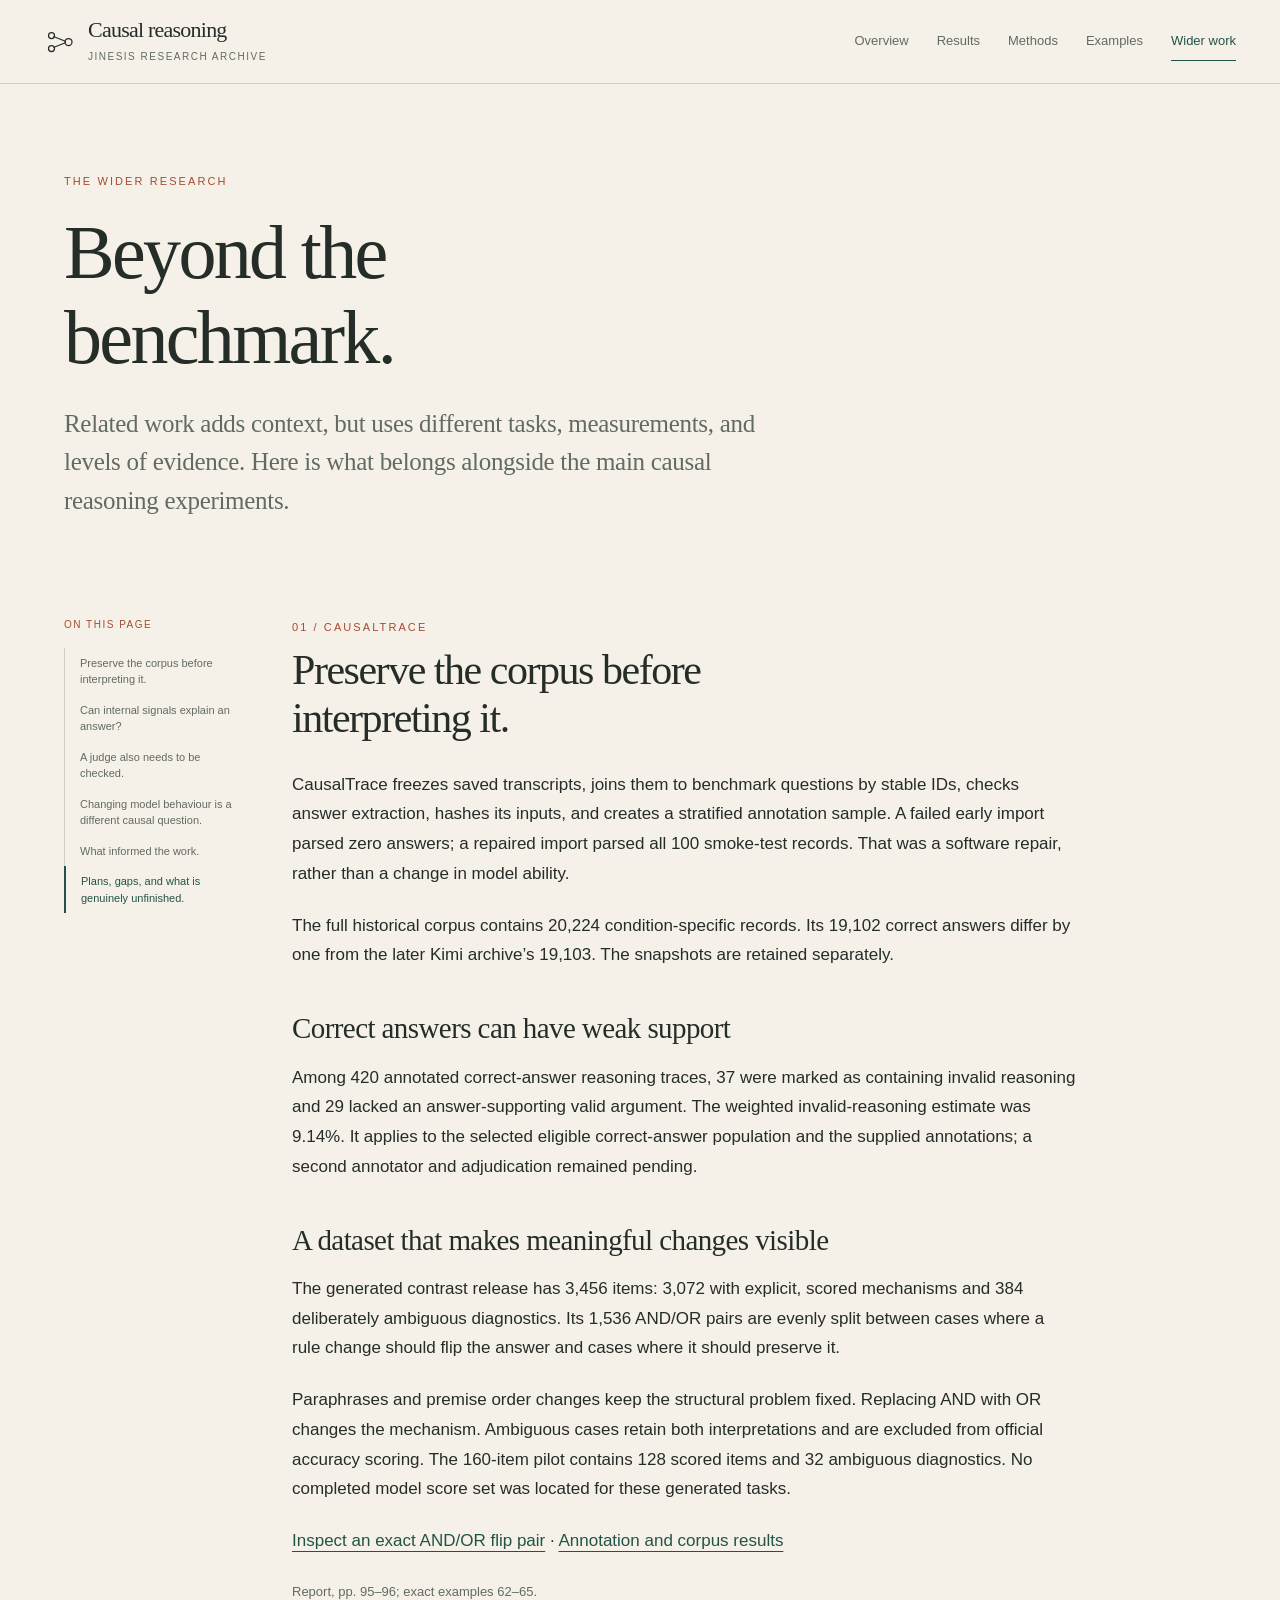
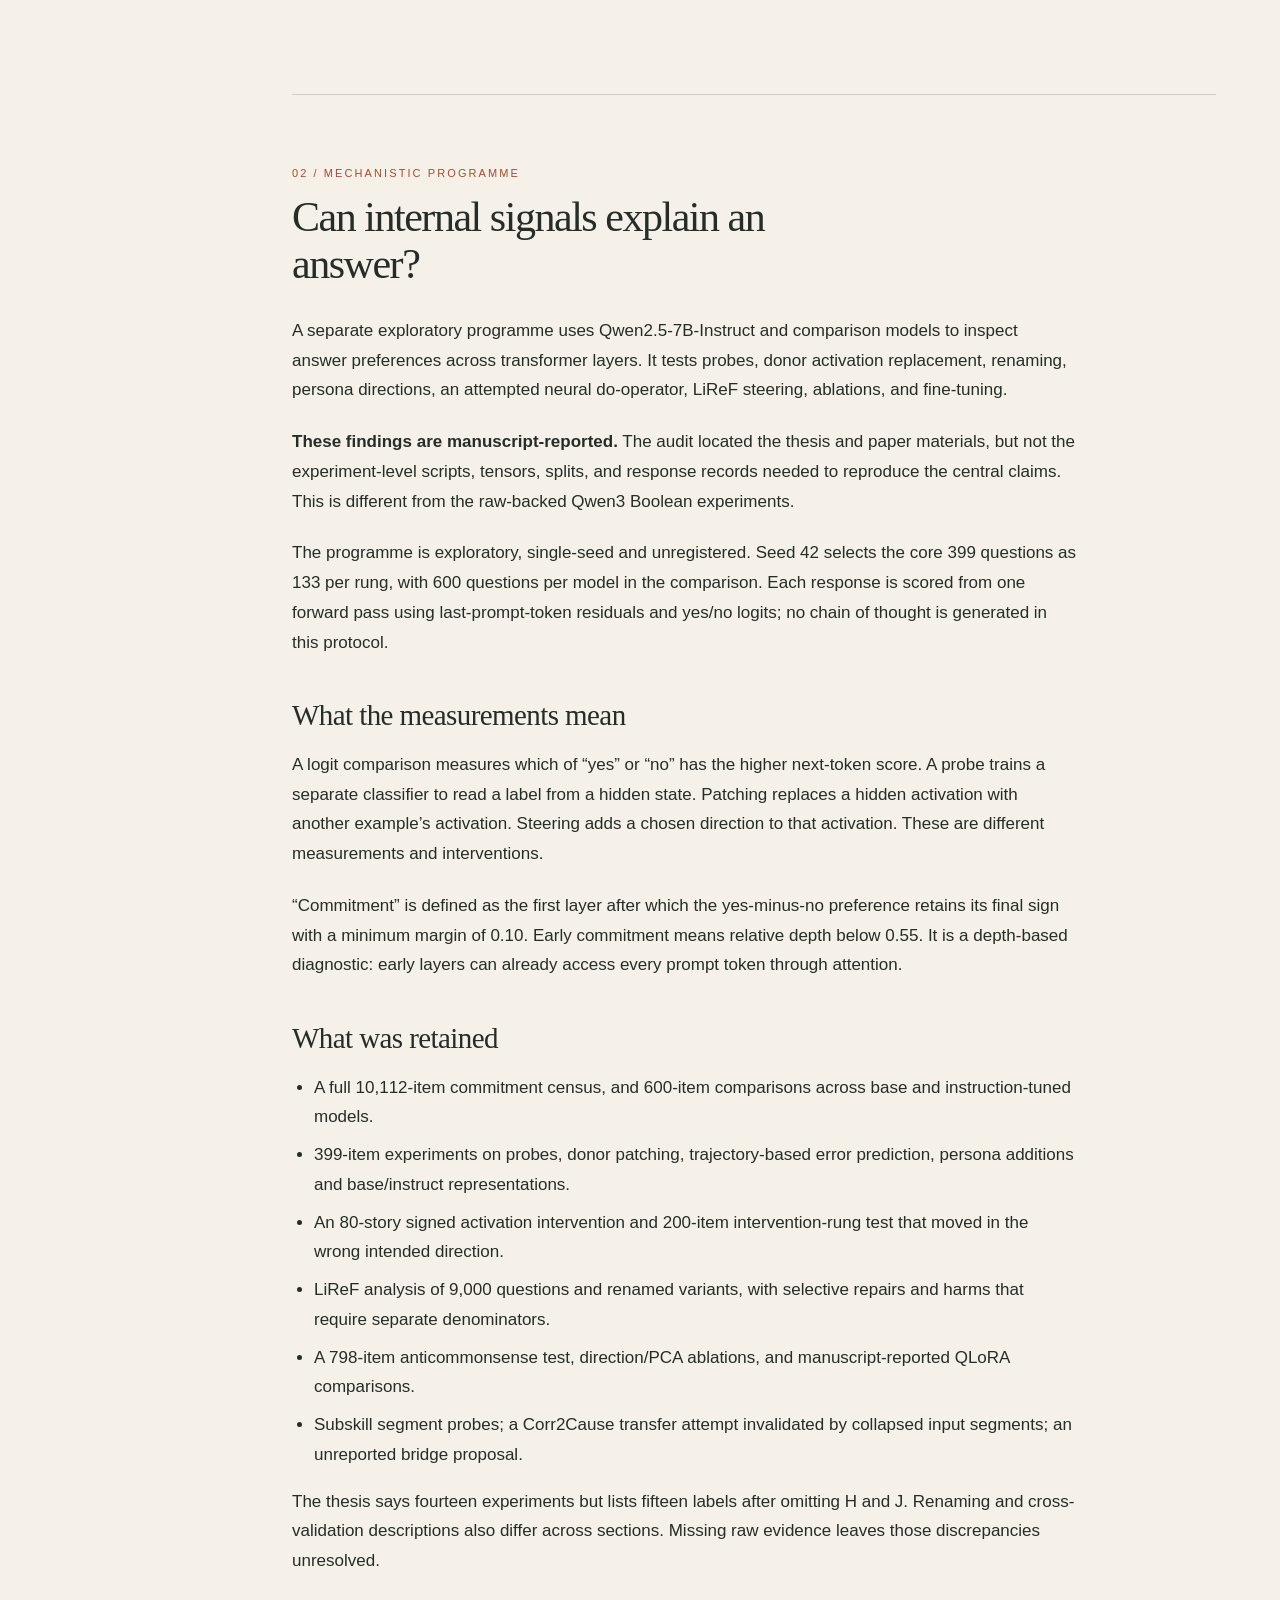
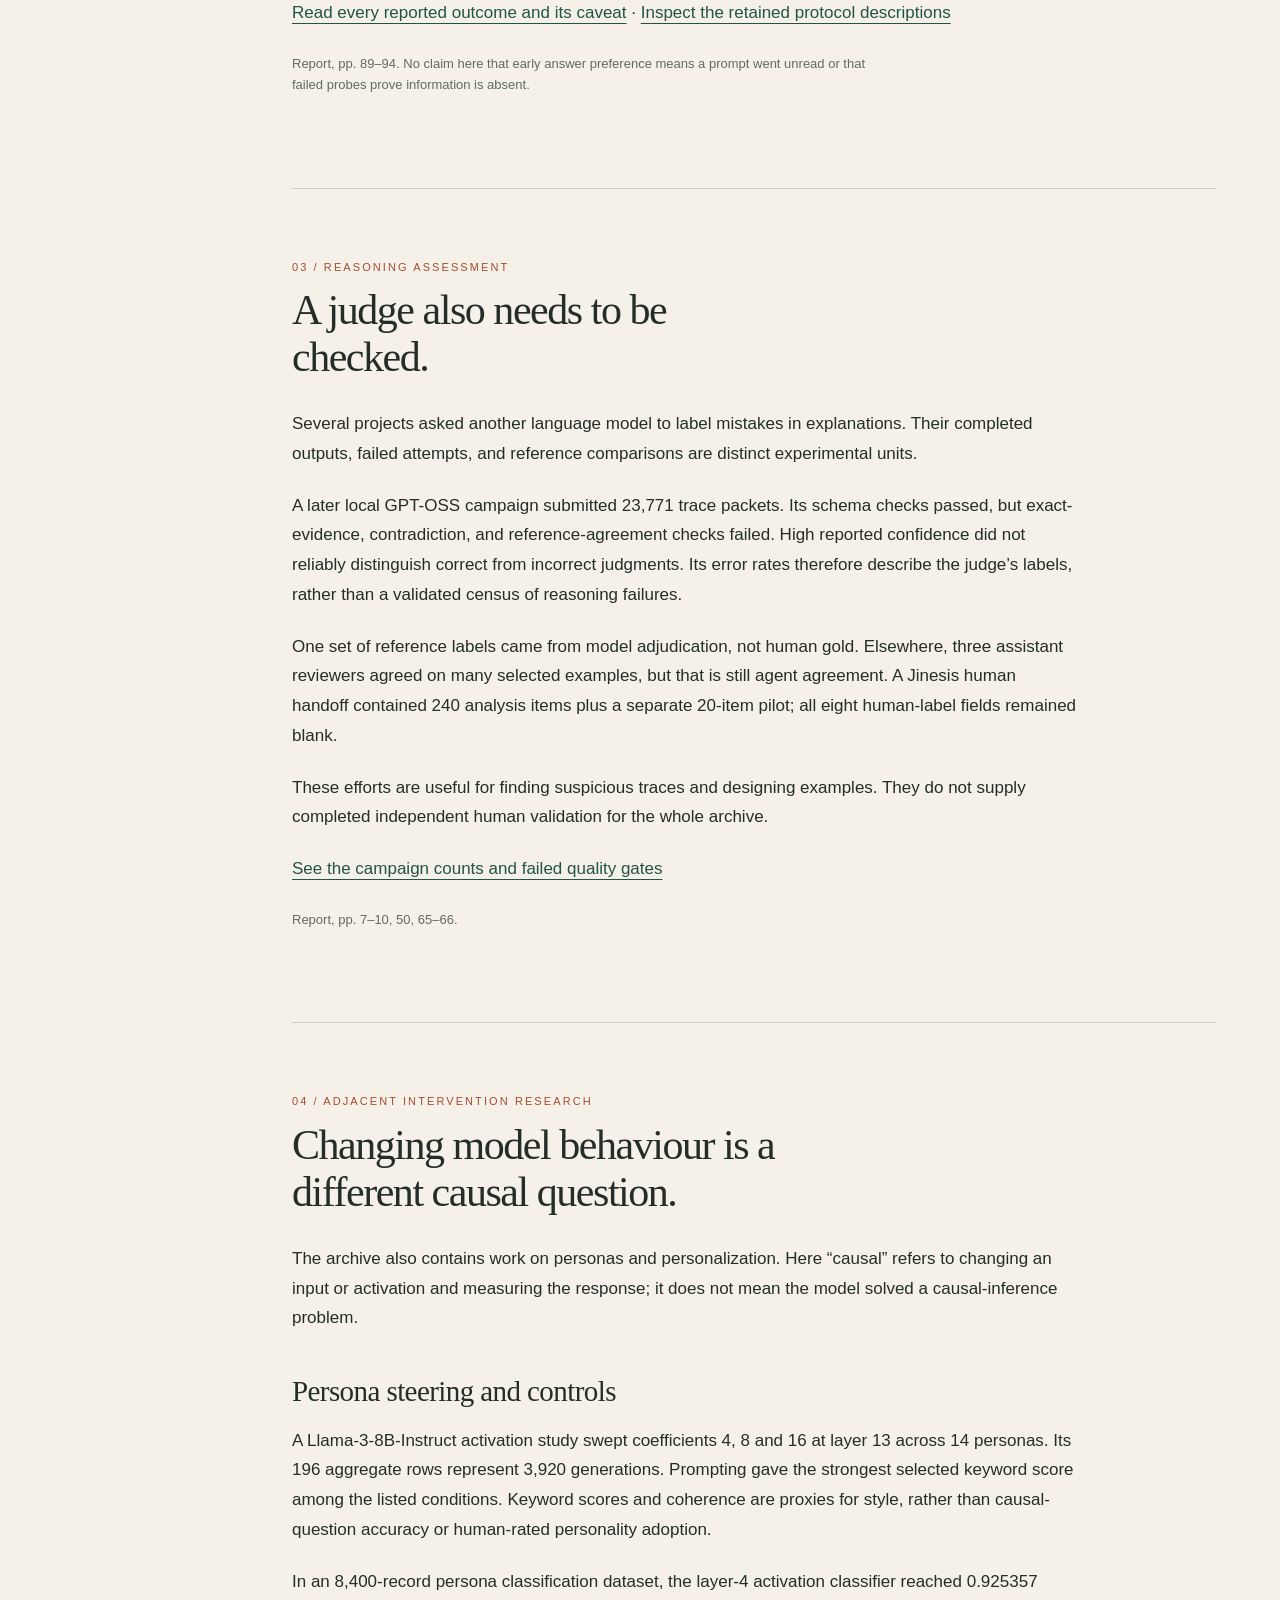
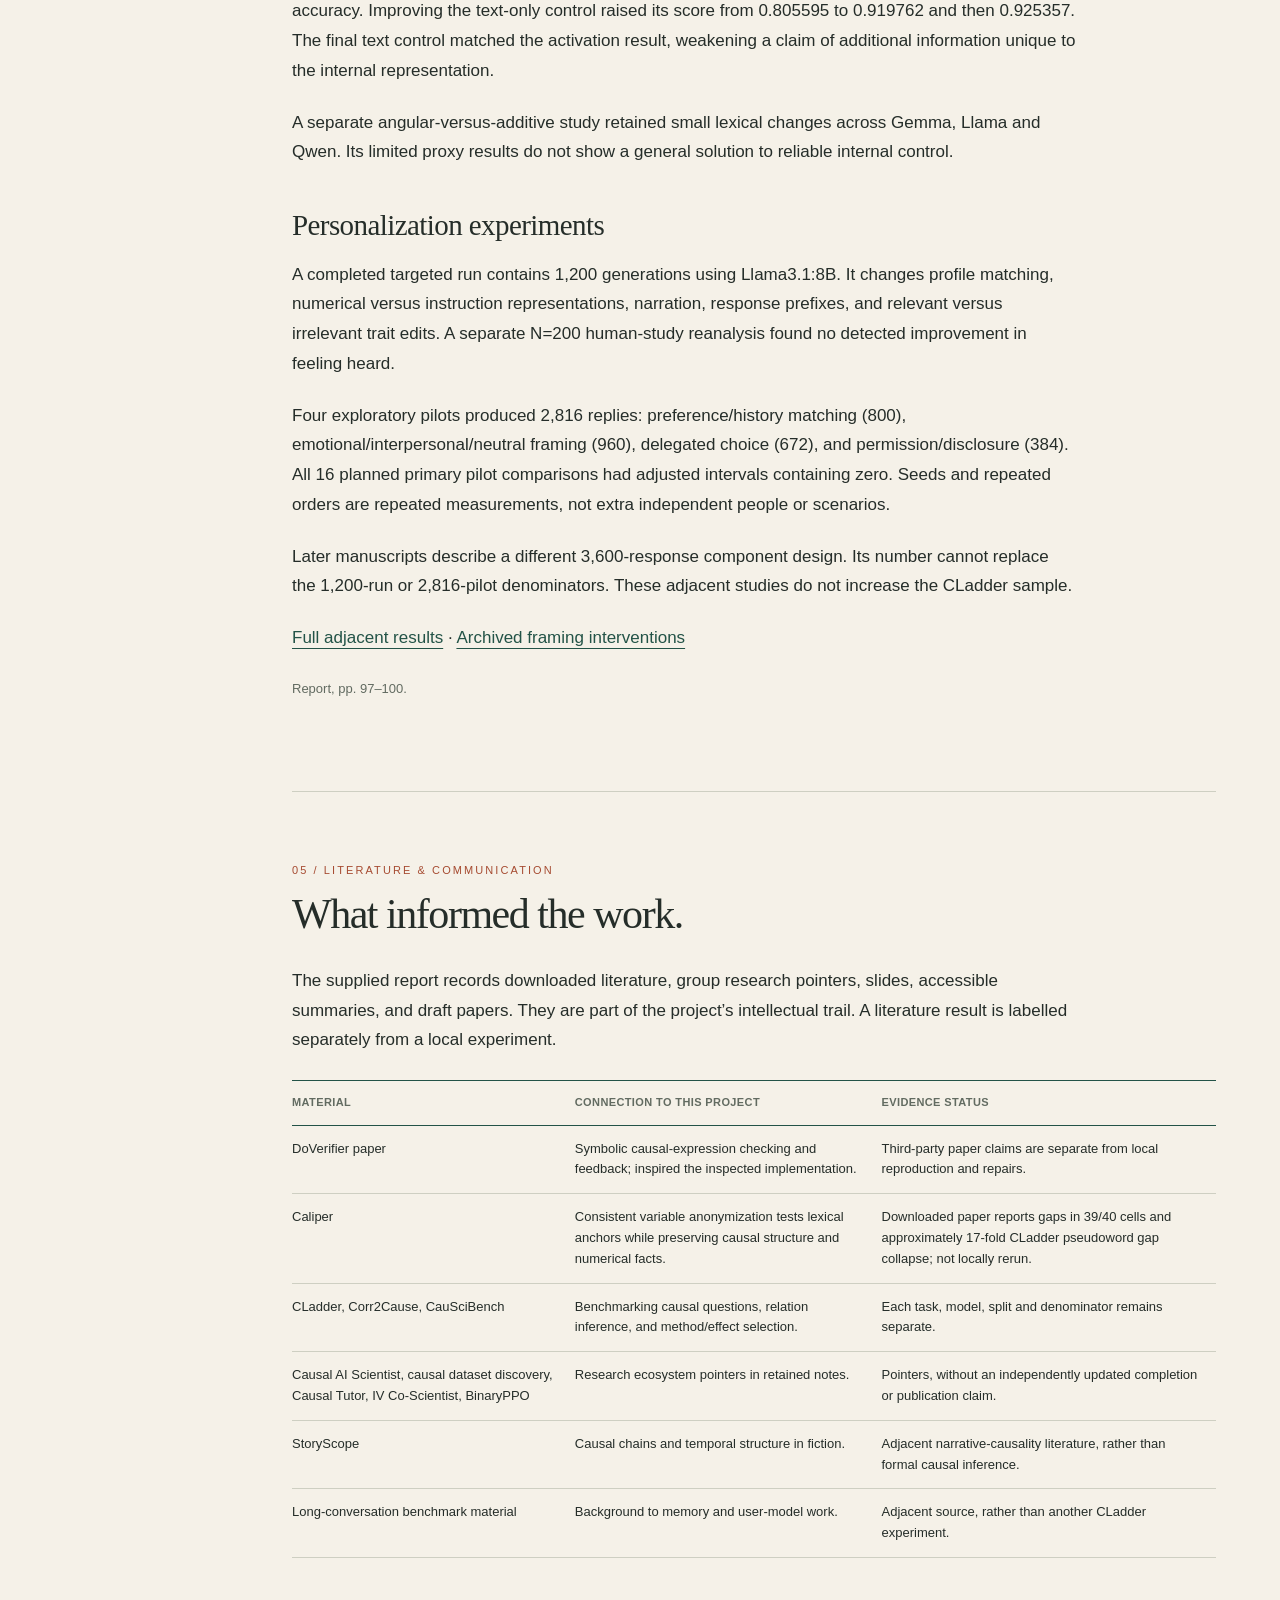
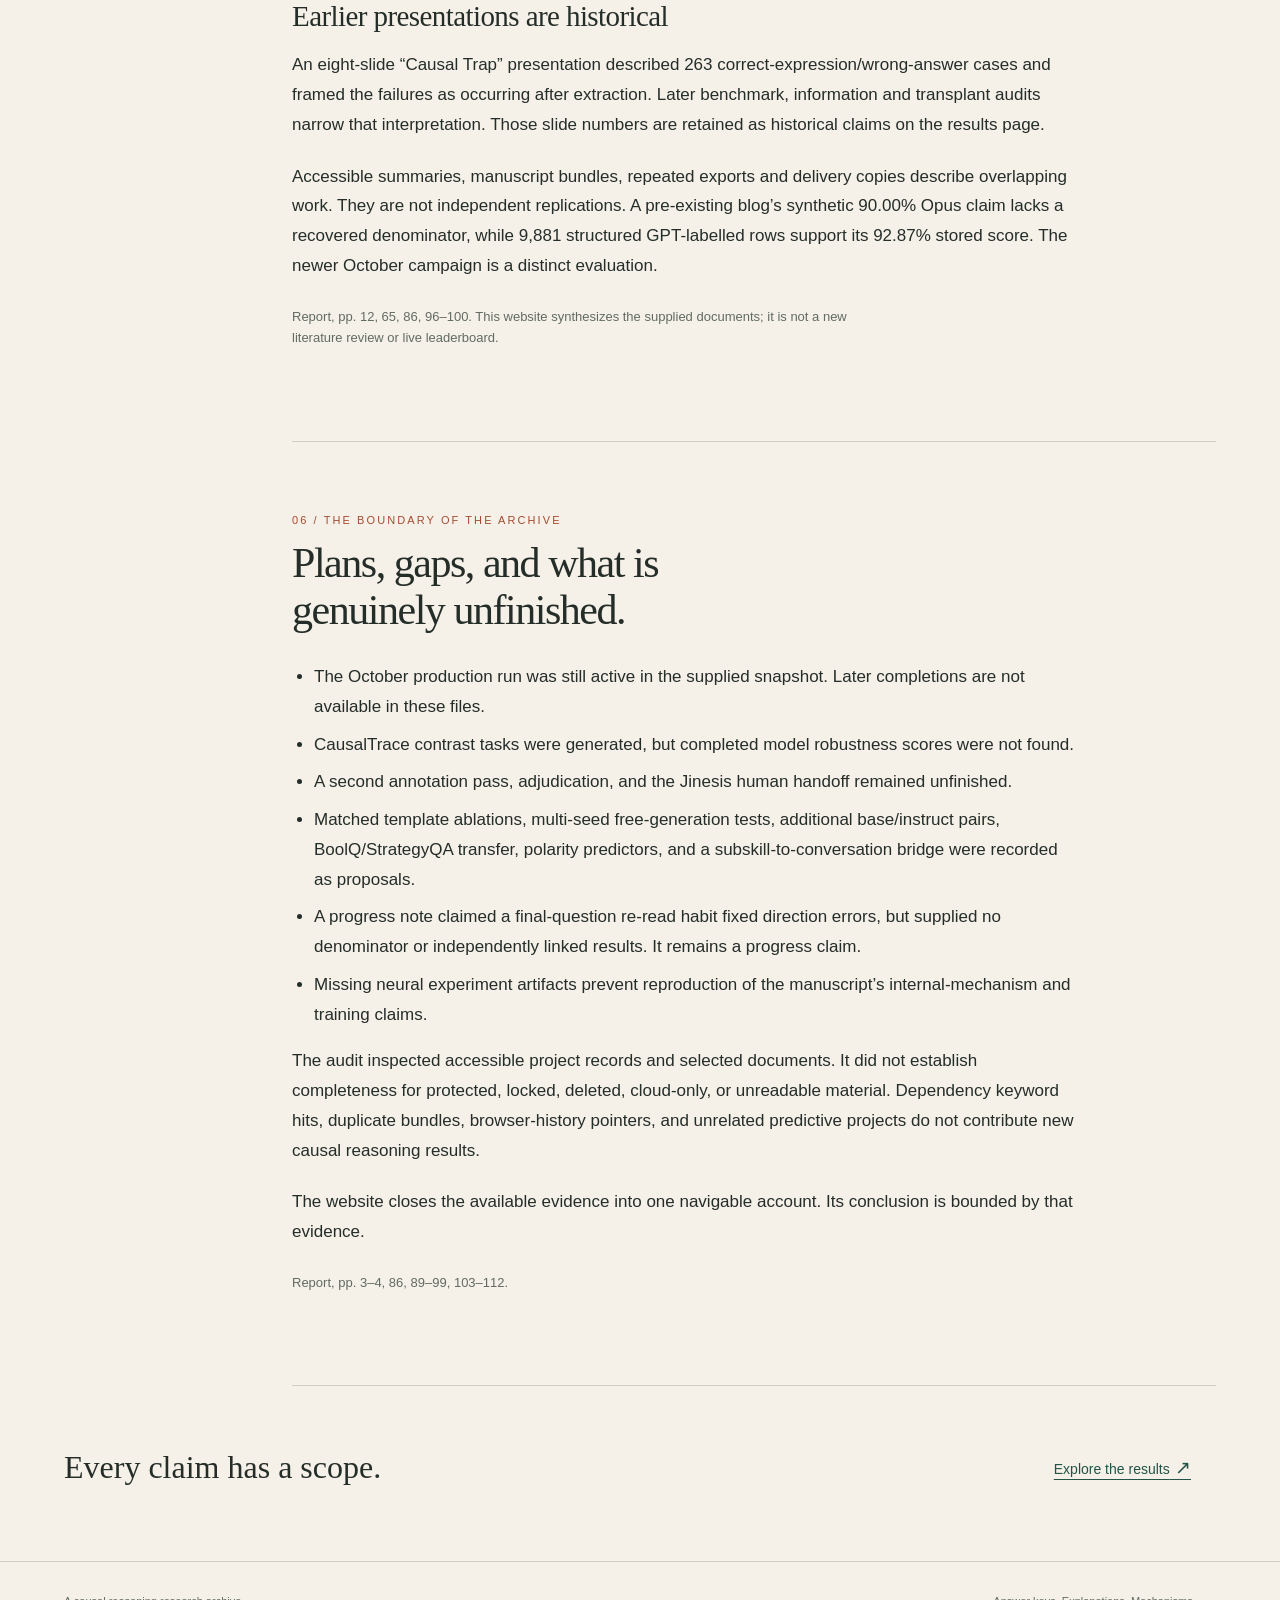
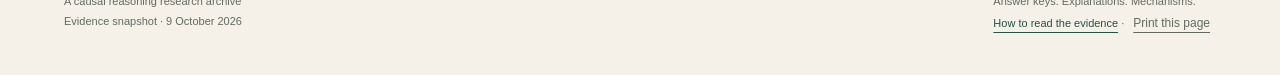
<file: wider-work.html>
<!doctype html>
<html lang="en"><head><meta charset="utf-8"><meta name="viewport" content="width=device-width, initial-scale=1"><title>The wider research · Causal reasoning</title><meta name="description" content="CausalTrace, mechanistic manuscript findings, reasoning judges, personalization interventions and the remaining gaps."><meta name="theme-color" content="#f5f1e8"><link rel="icon" href="assets/favicon.svg" type="image/svg+xml"><link rel="stylesheet" href="assets/style.css"><script src="assets/app.js" defer></script></head><body><a class="skip" href="#main">Skip to content</a><header class="site-header"><div class="header-inner"><a class="brand" href="index.html"><svg viewbox="0 0 64 64" aria-hidden="true"><g fill="none" stroke="currentColor" stroke-width="2.5"><path d="M19 21L44 31M19 43L44 33"></path><circle cx="15" cy="19" r="6"></circle><circle cx="15" cy="45" r="6"></circle><circle cx="49" cy="32" r="7"></circle></g></svg><span>Causal reasoning<small>Jinesis research archive</small></span></a><button class="nav-toggle" aria-expanded="false" aria-controls="primary-nav">Menu</button><nav class="primary-nav" id="primary-nav" aria-label="Main navigation"><a href="index.html">Overview</a><a href="results.html">Results</a><a href="methods.html">Methods</a><a href="examples.html">Examples</a><a href="wider-work.html" aria-current="page">Wider work</a></nav></div></header><main class="shell" id="main"><div class="hero hero-small"><div class="eyebrow">The wider research</div><h1>Beyond the benchmark.</h1><p class="lead">Related work adds context, but uses different tasks, measurements, and levels of evidence. Here is what belongs alongside the main causal reasoning experiments.</p></div><div class="article-grid"><aside class="page-rail" aria-label="On this page"><span>On this page</span><a href="#causaltrace">Preserve the corpus before interpreting it.</a><a href="#mechanistic">Can internal signals explain an answer?</a><a href="#judges">A judge also needs to be checked.</a><a href="#adjacent">Changing model behaviour is a different causal question.</a><a href="#literature">What informed the work.</a><a href="#unfinished">Plans, gaps, and what is genuinely unfinished.</a></aside><div class="article-body"><section class="chapter" id="causaltrace"><div class="section-label">01 / CausalTrace</div><h2>Preserve the corpus before interpreting it.</h2><p>CausalTrace freezes saved transcripts, joins them to benchmark questions by stable IDs, checks answer extraction, hashes its inputs, and creates a stratified annotation sample. A failed early import parsed zero answers; a repaired import parsed all 100 smoke-test records. That was a software repair, rather than a change in model ability.</p><p>The full historical corpus contains 20,224 condition-specific records. Its 19,102 correct answers differ by one from the later Kimi archive’s 19,103. The snapshots are retained separately.</p><h3>Correct answers can have weak support</h3><p>Among 420 annotated correct-answer reasoning traces, 37 were marked as containing invalid reasoning and 29 lacked an answer-supporting valid argument. The weighted invalid-reasoning estimate was 9.14%. It applies to the selected eligible correct-answer population and the supplied annotations; a second annotator and adjudication remained pending.</p><h3>A dataset that makes meaningful changes visible</h3><p>The generated contrast release has 3,456 items: 3,072 with explicit, scored mechanisms and 384 deliberately ambiguous diagnostics. Its 1,536 AND/OR pairs are evenly split between cases where a rule change should flip the answer and cases where it should preserve it.</p><p>Paraphrases and premise order changes keep the structural problem fixed. Replacing AND with OR changes the mechanism. Ambiguous cases retain both interpretations and are excluded from official accuracy scoring. The 160-item pilot contains 128 scored items and 32 ambiguous diagnostics. No completed model score set was located for these generated tasks.</p><p><a href="examples.html#pert-62">Inspect an exact AND/OR flip pair</a> · <a href="results.html#causaltrace">Annotation and corpus results</a></p><p class="source-note">Report, pp. 95–96; exact examples 62–65.</p></section>
<section class="chapter" id="mechanistic"><div class="section-label">02 / Mechanistic programme</div><h2>Can internal signals explain an answer?</h2><p>A separate exploratory programme uses Qwen2.5-7B-Instruct and comparison models to inspect answer preferences across transformer layers. It tests probes, donor activation replacement, renaming, persona directions, an attempted neural do-operator, LiReF steering, ablations, and fine-tuning.</p><p><strong>These findings are manuscript-reported.</strong> The audit located the thesis and paper materials, but not the experiment-level scripts, tensors, splits, and response records needed to reproduce the central claims. This is different from the raw-backed Qwen3 Boolean experiments.</p><p>The programme is exploratory, single-seed and unregistered. Seed 42 selects the core 399 questions as 133 per rung, with 600 questions per model in the comparison. Each response is scored from one forward pass using last-prompt-token residuals and yes/no logits; no chain of thought is generated in this protocol.</p><h3>What the measurements mean</h3><p>A logit comparison measures which of “yes” or “no” has the higher next-token score. A probe trains a separate classifier to read a label from a hidden state. Patching replaces a hidden activation with another example’s activation. Steering adds a chosen direction to that activation. These are different measurements and interventions.</p><p>“Commitment” is defined as the first layer after which the yes-minus-no preference retains its final sign with a minimum margin of 0.10. Early commitment means relative depth below 0.55. It is a depth-based diagnostic: early layers can already access every prompt token through attention.</p><h3>What was retained</h3><ul><li>A full 10,112-item commitment census, and 600-item comparisons across base and instruction-tuned models.</li><li>399-item experiments on probes, donor patching, trajectory-based error prediction, persona additions and base/instruct representations.</li><li>An 80-story signed activation intervention and 200-item intervention-rung test that moved in the wrong intended direction.</li><li>LiReF analysis of 9,000 questions and renamed variants, with selective repairs and harms that require separate denominators.</li><li>A 798-item anticommonsense test, direction/PCA ablations, and manuscript-reported QLoRA comparisons.</li><li>Subskill segment probes; a Corr2Cause transfer attempt invalidated by collapsed input segments; an unreported bridge proposal.</li></ul><p>The thesis says fourteen experiments but lists fifteen labels after omitting H and J. Renaming and cross-validation descriptions also differ across sections. Missing raw evidence leaves those discrepancies unresolved.</p><p><a href="results.html#internals">Read every reported outcome and its caveat</a> · <a href="examples.html#pert-52">Inspect the retained protocol descriptions</a></p><p class="source-note">Report, pp. 89–94. No claim here that early answer preference means a prompt went unread or that failed probes prove information is absent.</p></section>
<section class="chapter" id="judges"><div class="section-label">03 / Reasoning assessment</div><h2>A judge also needs to be checked.</h2><p>Several projects asked another language model to label mistakes in explanations. Their completed outputs, failed attempts, and reference comparisons are distinct experimental units.</p><p>A later local GPT-OSS campaign submitted 23,771 trace packets. Its schema checks passed, but exact-evidence, contradiction, and reference-agreement checks failed. High reported confidence did not reliably distinguish correct from incorrect judgments. Its error rates therefore describe the judge’s labels, rather than a validated census of reasoning failures.</p><p>One set of reference labels came from model adjudication, not human gold. Elsewhere, three assistant reviewers agreed on many selected examples, but that is still agent agreement. A Jinesis human handoff contained 240 analysis items plus a separate 20-item pilot; all eight human-label fields remained blank.</p><p>These efforts are useful for finding suspicious traces and designing examples. They do not supply completed independent human validation for the whole archive.</p><p><a href="results.html#judge-campaign">See the campaign counts and failed quality gates</a></p><p class="source-note">Report, pp. 7–10, 50, 65–66.</p></section>
<section class="chapter" id="adjacent"><div class="section-label">04 / Adjacent intervention research</div><h2>Changing model behaviour is a different causal question.</h2><p>The archive also contains work on personas and personalization. Here “causal” refers to changing an input or activation and measuring the response; it does not mean the model solved a causal-inference problem.</p><h3>Persona steering and controls</h3><p>A Llama-3-8B-Instruct activation study swept coefficients 4, 8 and 16 at layer 13 across 14 personas. Its 196 aggregate rows represent 3,920 generations. Prompting gave the strongest selected keyword score among the listed conditions. Keyword scores and coherence are proxies for style, rather than causal-question accuracy or human-rated personality adoption.</p><p>In an 8,400-record persona classification dataset, the layer-4 activation classifier reached 0.925357 accuracy. Improving the text-only control raised its score from 0.805595 to 0.919762 and then 0.925357. The final text control matched the activation result, weakening a claim of additional information unique to the internal representation.</p><p>A separate angular-versus-additive study retained small lexical changes across Gemma, Llama and Qwen. Its limited proxy results do not show a general solution to reliable internal control.</p><h3>Personalization experiments</h3><p>A completed targeted run contains 1,200 generations using Llama3.1:8B. It changes profile matching, numerical versus instruction representations, narration, response prefixes, and relevant versus irrelevant trait edits. A separate N=200 human-study reanalysis found no detected improvement in feeling heard.</p><p>Four exploratory pilots produced 2,816 replies: preference/history matching (800), emotional/interpersonal/neutral framing (960), delegated choice (672), and permission/disclosure (384). All 16 planned primary pilot comparisons had adjusted intervals containing zero. Seeds and repeated orders are repeated measurements, not extra independent people or scenarios.</p><p>Later manuscripts describe a different 3,600-response component design. Its number cannot replace the 1,200-run or 2,816-pilot denominators. These adjacent studies do not increase the CLadder sample.</p><p><a href="results.html#additional-results">Full adjacent results</a> · <a href="examples.html#pert-66">Archived framing interventions</a></p><p class="source-note">Report, pp. 97–100.</p></section>
<section class="chapter" id="literature"><div class="section-label">05 / Literature &amp; communication</div><h2>What informed the work.</h2><p>The supplied report records downloaded literature, group research pointers, slides, accessible summaries, and draft papers. They are part of the project’s intellectual trail. A literature result is labelled separately from a local experiment.</p><div class="table-scroll"><table><thead><tr><th>Material</th><th>Connection to this project</th><th>Evidence status</th></tr></thead><tbody><tr><td>DoVerifier paper</td><td>Symbolic causal-expression checking and feedback; inspired the inspected implementation.</td><td>Third-party paper claims are separate from local reproduction and repairs.</td></tr><tr><td>Caliper</td><td>Consistent variable anonymization tests lexical anchors while preserving causal structure and numerical facts.</td><td>Downloaded paper reports gaps in 39/40 cells and approximately 17-fold CLadder pseudoword gap collapse; not locally rerun.</td></tr><tr><td>CLadder, Corr2Cause, CauSciBench</td><td>Benchmarking causal questions, relation inference, and method/effect selection.</td><td>Each task, model, split and denominator remains separate.</td></tr><tr><td>Causal AI Scientist, causal dataset discovery, Causal Tutor, IV Co-Scientist, BinaryPPO</td><td>Research ecosystem pointers in retained notes.</td><td>Pointers, without an independently updated completion or publication claim.</td></tr><tr><td>StoryScope</td><td>Causal chains and temporal structure in fiction.</td><td>Adjacent narrative-causality literature, rather than formal causal inference.</td></tr><tr><td>Long-conversation benchmark material</td><td>Background to memory and user-model work.</td><td>Adjacent source, rather than another CLadder experiment.</td></tr></tbody></table></div><h3>Earlier presentations are historical</h3><p>An eight-slide “Causal Trap” presentation described 263 correct-expression/wrong-answer cases and framed the failures as occurring after extraction. Later benchmark, information and transplant audits narrow that interpretation. Those slide numbers are retained as historical claims on the results page.</p><p>Accessible summaries, manuscript bundles, repeated exports and delivery copies describe overlapping work. They are not independent replications. A pre-existing blog’s synthetic 90.00% Opus claim lacks a recovered denominator, while 9,881 structured GPT-labelled rows support its 92.87% stored score. The newer October campaign is a distinct evaluation.</p><p class="source-note">Report, pp. 12, 65, 86, 96–100. This website synthesizes the supplied documents; it is not a new literature review or live leaderboard.</p></section>
<section class="chapter" id="unfinished"><div class="section-label">06 / The boundary of the archive</div><h2>Plans, gaps, and what is genuinely unfinished.</h2><ul><li>The October production run was still active in the supplied snapshot. Later completions are not available in these files.</li><li>CausalTrace contrast tasks were generated, but completed model robustness scores were not found.</li><li>A second annotation pass, adjudication, and the Jinesis human handoff remained unfinished.</li><li>Matched template ablations, multi-seed free-generation tests, additional base/instruct pairs, BoolQ/StrategyQA transfer, polarity predictors, and a subskill-to-conversation bridge were recorded as proposals.</li><li>A progress note claimed a final-question re-read habit fixed direction errors, but supplied no denominator or independently linked results. It remains a progress claim.</li><li>Missing neural experiment artifacts prevent reproduction of the manuscript’s internal-mechanism and training claims.</li></ul><p>The audit inspected accessible project records and selected documents. It did not establish completeness for protected, locked, deleted, cloud-only, or unreadable material. Dependency keyword hits, duplicate bundles, browser-history pointers, and unrelated predictive projects do not contribute new causal reasoning results.</p><p>The website closes the available evidence into one navigable account. Its conclusion is bounded by that evidence.</p><p class="source-note">Report, pp. 3–4, 86, 89–99, 103–112.</p></section></div></div><div class="next-page"><p>Every claim has a scope.</p><a class="text-link" href="results.html">Explore the results</a></div></main><footer class="site-footer"><div class="shell footer-inner"><p>A causal reasoning research archive<br>Evidence snapshot · 9 October 2026</p><p>Answer keys. Explanations. Mechanisms.<br><a href="methods.html#evidence">How to read the evidence</a> · <button class="print-link" data-print>Print this page</button></p></div></footer></body></html>
</file>
<file: assets/style.css>
:root{--paper:#f5f1e8;--ink:#252d29;--forest:#235347;--terra:#a64b31;--muted:#626b61;--line:#cecfc2;--pale:#e8e7da;--serif:Georgia,'Times New Roman',serif;--sans:Inter,'Segoe UI',Arial,sans-serif}*{box-sizing:border-box}html{scroll-behavior:smooth;scroll-padding-top:100px}body{margin:0;color:var(--ink);background:var(--paper);font:17px/1.75 var(--sans);-webkit-font-smoothing:antialiased}a{color:var(--forest);text-decoration-thickness:1px;text-underline-offset:5px}a:hover{color:var(--terra)}button,input,select{font:inherit;color:inherit}button{cursor:pointer}::selection{background:#d9d9bb}h1,h2,h3,h4{font-family:var(--serif);font-weight:400;line-height:1.12;letter-spacing:-.035em}h1{font-size:clamp(47px,6.9vw,94px);margin:20px 0 32px}h2{font-size:clamp(32px,4vw,51px);margin:12px 0 28px;max-width:24ch}h3{font-size:29px;margin:42px 0 18px;letter-spacing:-.02em}h4{font-size:23px;margin:30px 0 12px}p{margin:0 0 22px;max-width:80ch}ul,ol{padding-left:22px;max-width:80ch}li{margin:8px 0}b,strong{font-weight:600}.skip{position:absolute;top:-80px;left:20px;background:var(--paper);padding:10px;z-index:99}.skip:focus{top:10px}:focus-visible{outline:2px solid var(--terra);outline-offset:5px}.site-header{border-bottom:1px solid var(--line);background:var(--paper);position:sticky;top:0;z-index:20}.header-inner{max-width:1370px;margin:auto;min-height:83px;display:flex;align-items:center;justify-content:space-between;padding:12px 44px;gap:24px}.brand{font:22px/1.1 var(--serif);text-decoration:none;color:var(--ink);letter-spacing:-.035em;display:flex;align-items:center;gap:12px}.brand svg{width:32px;height:32px}.brand small{display:block;font:10px/1.6 var(--sans);letter-spacing:.15em;text-transform:uppercase;margin-top:6px;color:var(--muted)}.primary-nav{display:flex;gap:28px;align-items:center;font-size:13px}.primary-nav a{color:var(--muted);text-decoration:none;padding:8px 0}.primary-nav a[aria-current=page]{color:var(--forest);border-bottom:1px solid var(--forest)}.nav-toggle{display:none;border:0;background:none}.shell{max-width:1240px;margin:0 auto;padding:0 44px}.hero{padding:89px 0 75px;position:relative}.hero-grid{display:grid;grid-template-columns:1.13fr .87fr;gap:50px;align-items:center}.hero h1 em{color:var(--forest);font-weight:400}.eyebrow,.section-label,.kicker{font:11px/1.5 var(--sans);letter-spacing:.19em;text-transform:uppercase;color:var(--terra)}.lead{font:clamp(20px,2.1vw,25px)/1.55 var(--serif);letter-spacing:-.012em;color:var(--muted);max-width:49ch}.hero .lead{max-width:40ch}.text-link{font-size:14px;display:inline-block;margin-right:25px}.text-link::after{content:' ↗';font-size:19px}.hero-art{margin:0}.hero-art img{width:100%;height:auto}.hero-art figcaption{font-size:11px;padding-left:25px}.hero-small{padding-bottom:54px}.hero-small h1{font-size:clamp(48px,6vw,76px);max-width:16ch;margin-bottom:25px}.hero-small .lead{max-width:59ch}.inline-meta{display:flex;gap:34px;font-size:11px;text-transform:uppercase;letter-spacing:.12em;color:var(--muted);margin-top:35px}.intro-line{padding:28px 0;border-top:1px solid var(--line);border-bottom:1px solid var(--line);display:flex;gap:25px;align-items:baseline}.intro-line p{margin:0;font:21px/1.5 var(--serif)}.intro-line .section-label{min-width:170px}.chapter{padding:70px 0;border-bottom:1px solid var(--line);scroll-margin-top:100px}.chapter>p,.chapter>ul,.chapter>ol{max-width:83ch}.split{display:grid;grid-template-columns:250px 1fr;gap:50px}.split .chapter-title h2{font-size:37px}.split-content{min-width:0}.big-statement{font:clamp(29px,3.7vw,46px)/1.25 var(--serif);max-width:29ch;color:var(--forest);margin:0 0 30px}.findings{counter-reset:finding;margin-top:32px}.finding{display:grid;grid-template-columns:55px 1fr;gap:20px;border-top:1px solid var(--line);padding:27px 0}.finding::before{counter-increment:finding;content:'0' counter(finding);font:25px var(--serif);color:var(--terra)}.finding h3{margin:0 0 10px;font-size:28px}.finding p{margin:0;color:var(--muted);font-size:15px}.finding a{font-size:13px}.figure-wide{margin:42px 0 30px}figure{margin:34px 0}figure img{display:block;width:100%;height:auto}figcaption{font-size:12px;line-height:1.6;color:var(--muted);margin:15px 0 0;max-width:94ch}.figure-pair{display:grid;grid-template-columns:1fr 1fr;gap:40px}.article-grid{display:grid;grid-template-columns:180px minmax(0,1fr);gap:48px;align-items:start}.page-rail{position:sticky;top:116px;padding-top:20px;max-height:calc(100vh - 150px);overflow:auto;font-size:11px;line-height:1.5}.page-rail span{display:block;font-size:10px;text-transform:uppercase;letter-spacing:.15em;margin-bottom:16px;color:var(--terra)}.page-rail a{display:block;padding:7px 0;text-decoration:none;color:var(--muted);border-left:1px solid var(--line);padding-left:15px}.page-rail a.active{color:var(--forest);border-left:2px solid var(--forest)}.article-body{min-width:0}.article-body .chapter:first-child{padding-top:22px}.article-body h2{font-size:42px}.source-note,.source-ref,.source,.footnote,.muted,.note,.status-note{color:var(--muted);font-size:13px;line-height:1.65}.source-note,.source-ref{margin-top:25px}.status{color:var(--terra);font-size:11px;letter-spacing:.1em;text-transform:uppercase}.table-scroll,.tablewrap{overflow-x:auto;margin:25px 0 30px;max-width:100%;scrollbar-color:var(--line) transparent}table{border-collapse:collapse;min-width:100%;font-size:13px;line-height:1.6;font-variant-numeric:tabular-nums;text-align:left}caption{text-align:left;font:20px/1.5 var(--serif);padding:0 0 15px;color:var(--forest)}th{font-weight:600;font-size:11px;color:var(--muted);text-transform:uppercase;letter-spacing:.035em;padding:13px 15px 13px 0;border-top:1px solid var(--forest);border-bottom:1px solid var(--forest);white-space:normal}td{padding:13px 15px 13px 0;border-bottom:1px solid var(--line);vertical-align:top}th:first-child,td:first-child{min-width:145px}td.number,td.num{text-align:right;white-space:nowrap}tbody tr:hover{background:#ecebdf}table .important{color:var(--forest);font-weight:600}details{border-top:1px solid var(--line);border-bottom:1px solid var(--line);padding:18px 0;margin:30px 0}details+details{border-top:0;margin-top:-30px}summary{cursor:pointer;list-style:none;font-size:15px;font-weight:500;padding-right:35px;position:relative;color:var(--forest)}summary::-webkit-details-marker{display:none}summary::after{content:'+';position:absolute;right:6px;top:-5px;font:26px var(--serif);color:var(--terra)}details[open]>summary::after{content:'−'}details[open]>summary{margin-bottom:25px}details p{font-size:15px}blockquote{border-left:1px solid var(--terra);padding:3px 0 3px 25px;margin:30px 0;font:25px/1.45 var(--serif);max-width:60ch;color:var(--forest)}code{font:12px/1.55 'SFMono-Regular',Consolas,monospace;overflow-wrap:anywhere}pre{font:12px/1.8 'SFMono-Regular',Consolas,monospace;white-space:pre-wrap;overflow-wrap:anywhere;margin:22px 0;padding:8px 0 8px 23px;border-left:1px solid var(--line);max-width:100%}.next-page{padding:63px 0 75px;display:flex;justify-content:space-between;align-items:center;gap:30px}.next-page p{margin:0;font:32px var(--serif)}.site-footer{border-top:1px solid var(--line);padding:30px 0 40px;font-size:11px;color:var(--muted)}.footer-inner{display:flex;justify-content:space-between;gap:30px}.footer-inner p{margin:0}.jump-links{display:flex;gap:12px 26px;flex-wrap:wrap;border-top:1px solid var(--line);border-bottom:1px solid var(--line);padding:22px 0;margin:0 0 40px;font-size:12px}.controls{display:flex;align-items:end;gap:25px;flex-wrap:wrap;margin:35px 0 22px}.controls label{display:flex;flex-direction:column;font-size:11px;letter-spacing:.08em;text-transform:uppercase;color:var(--muted)}input[type=search],select{border:0;border-bottom:1px solid var(--forest);background:transparent;border-radius:0;padding:12px 2px;min-width:245px;font-size:15px;letter-spacing:0;text-transform:none}select{min-width:170px}button.text-button{border:0;border-bottom:1px solid var(--line);background:none;padding:6px 0;font-size:12px}.result-count{font-size:12px;color:var(--muted)}.example summary{display:flex;align-items:baseline;gap:20px}.example-num{color:var(--terra);font:19px var(--serif);min-width:25px}.example h4,.example h5,.example h6{font:11px/1.4 var(--sans);letter-spacing:.07em;text-transform:uppercase;color:var(--muted);margin-top:24px}.example h5,.example h6{margin-left:12px}.example p{font-size:14px;max-width:90ch}.example .badge{color:var(--terra);font-size:11px}.example .example-body{padding-left:45px}.example .sources{display:none}[hidden]{display:none!important}.experiment-controls{display:flex;gap:25px;flex-wrap:wrap;margin:28px 0 10px}.experiment-controls label{display:flex;align-items:center;gap:8px;font-size:14px;cursor:pointer}.experiment-controls input{accent-color:var(--forest)}.excluded{opacity:.38}.truth-cell{color:var(--forest);font-weight:600}.explorer-answer{font:28px/1.25 var(--serif);color:var(--forest);margin:24px 0 12px}.no-results{font:23px var(--serif);color:var(--muted);padding:20px 0}.mobile-note{display:none}.glossary{display:grid;grid-template-columns:1fr 1fr;gap:0 40px}.glossary div{padding:20px 0;border-top:1px solid var(--line)}.glossary dt{font:22px var(--serif);color:var(--forest);margin:0 0 8px}.glossary dd{margin:0;font-size:14px;color:var(--muted)}.work-map{margin:32px 0}.work-row{display:grid;grid-template-columns:70px 1fr 1.2fr;gap:25px;padding:24px 0;border-top:1px solid var(--line);align-items:baseline}.work-row .number{font:25px var(--serif);color:var(--terra)}.work-row h3{font-size:24px;margin:0}.work-row p{font-size:14px;color:var(--muted);margin:0}.work-row a{font-size:12px}.scope{font-size:14px;line-height:1.7;color:var(--muted);margin:20px 0}.metrics-inline{display:grid;grid-template-columns:repeat(3,1fr);gap:30px;padding:34px 0;border-bottom:1px solid var(--line)}.metrics-inline b{display:block;font:45px var(--serif);color:var(--forest)}.metrics-inline span{font-size:12px;color:var(--muted)}.print-link{font-size:12px;border:0;background:none;text-decoration:underline;text-underline-offset:5px;color:var(--muted)}
@media(min-width:1500px){.shell{max-width:1350px}.hero{padding-top:110px}}
@media(max-width:1050px){.primary-nav{gap:17px}.header-inner{padding:12px 28px}.shell{padding:0 28px}.hero-grid{gap:20px}.hero h1{font-size:72px}.article-grid{grid-template-columns:150px minmax(0,1fr);gap:26px}.split{grid-template-columns:190px 1fr;gap:30px}.split .chapter-title h2{font-size:32px}.inline-meta{gap:20px}}
@media(max-width:760px){body{font-size:16px}.header-inner{min-height:71px;padding:12px 22px}.brand{font-size:20px}.brand small{font-size:9px}.nav-toggle{display:block;font-size:12px;padding:8px 0}.primary-nav{display:flex;position:absolute;top:70px;left:0;right:0;background:var(--paper);padding:20px 24px;border-bottom:1px solid var(--line);gap:13px 25px;flex-wrap:wrap}.js .primary-nav:not(.is-open){display:none}.shell{padding:0 22px}.hero{padding:55px 0 40px}.hero-grid{grid-template-columns:1fr;gap:30px}.hero h1{font-size:clamp(51px,11vw,72px);max-width:12ch}.hero-small h1{max-width:17ch}.hero-art{max-width:540px}.inline-meta{gap:15px;flex-wrap:wrap}.chapter{padding:47px 0}.split{grid-template-columns:1fr;gap:15px}.split .chapter-title h2{font-size:35px}.intro-line{display:block}.intro-line .section-label{margin-bottom:12px}.article-grid{display:block}.page-rail{display:none}.article-body h2{font-size:35px}.figure-pair{grid-template-columns:1fr;gap:15px}.work-row{grid-template-columns:35px 1fr;gap:15px}.work-row>p{grid-column:2}.metrics-inline{gap:16px}.metrics-inline b{font-size:34px}.metrics-inline span{font-size:11px}.next-page{display:block;padding:40px 0}.next-page p{margin-bottom:18px;font-size:27px}.footer-inner{display:block}.footer-inner p{margin-bottom:12px}.glossary{grid-template-columns:1fr}.example .example-body{padding-left:0}.controls{gap:20px}.controls input[type=search]{min-width:220px;width:100%}.controls label:first-child{flex:1}.mobile-note{display:block}table{font-size:12px}th,td{padding-right:12px}h3{font-size:26px}.source-note{font-size:12px}.experiment-controls{gap:12px 20px}}
@media(prefers-reduced-motion:reduce){html{scroll-behavior:auto}}
@media print{.site-header,.page-rail,.controls,.next-page,.nav-toggle,.print-link{display:none}body{background:#fff;font-size:11pt}.shell{padding:0}.article-grid{display:block}.hero{padding:20px 0}.hero h1{font-size:40pt}.chapter{padding:22px 0;break-before:auto}h2,h3,summary{break-after:avoid}figure,table{break-inside:avoid}details{border:0}details>*{display:block!important}details[hidden]{display:block!important}summary::after{display:none}.table-scroll{overflow:visible}table{font-size:9pt}th:first-child,td:first-child{min-width:0}a{color:inherit}.hero-art{max-width:500px}pre{font-size:8pt}.site-footer{margin-top:30px}.article-body h2{font-size:28pt}}
tbody th[scope=row]{border-top:0;border-bottom:1px solid var(--line);font-size:13px;line-height:1.6;letter-spacing:0;text-transform:none;color:var(--ink);font-weight:500}.results-intro{padding:0 0 38px;margin-top:5px}.example-status{font-size:11px!important;text-transform:uppercase;letter-spacing:.06em;color:var(--terra)}.example-content{padding-left:45px}.family-description{color:var(--muted)}.table-scroll th:first-child{max-width:230px}.hero-art img{width:100%;max-height:590px}.hero-art figcaption{font-size:11px;max-width:48ch;margin:auto;text-align:center}.diagram-scroll{overflow-x:auto;scrollbar-color:var(--line) transparent}.chart-scroll-hint{display:none}@media(max-width:760px){.example-content{padding-left:0}.diagram-scroll img{width:850px;max-width:none}.hero-art img{max-height:none}.chart-scroll-hint{display:block;font-size:11px;color:var(--muted);margin-bottom:8px}}@media print{.diagram-scroll img{width:100%;max-width:100%}.chart-scroll-hint{display:none}}
.controls label{max-width:100%;min-width:0}.controls select{width:100%;max-width:430px}.controls input[type=search]{max-width:100%}@media(max-width:760px){.controls label{width:100%;flex:auto}.controls select{min-width:0;max-width:100%}.controls input[type=search]{min-width:0}}tbody th[scope=row]{min-width:110px}.example-status{color:var(--terra);font-size:11px;letter-spacing:.05em}
</file>
